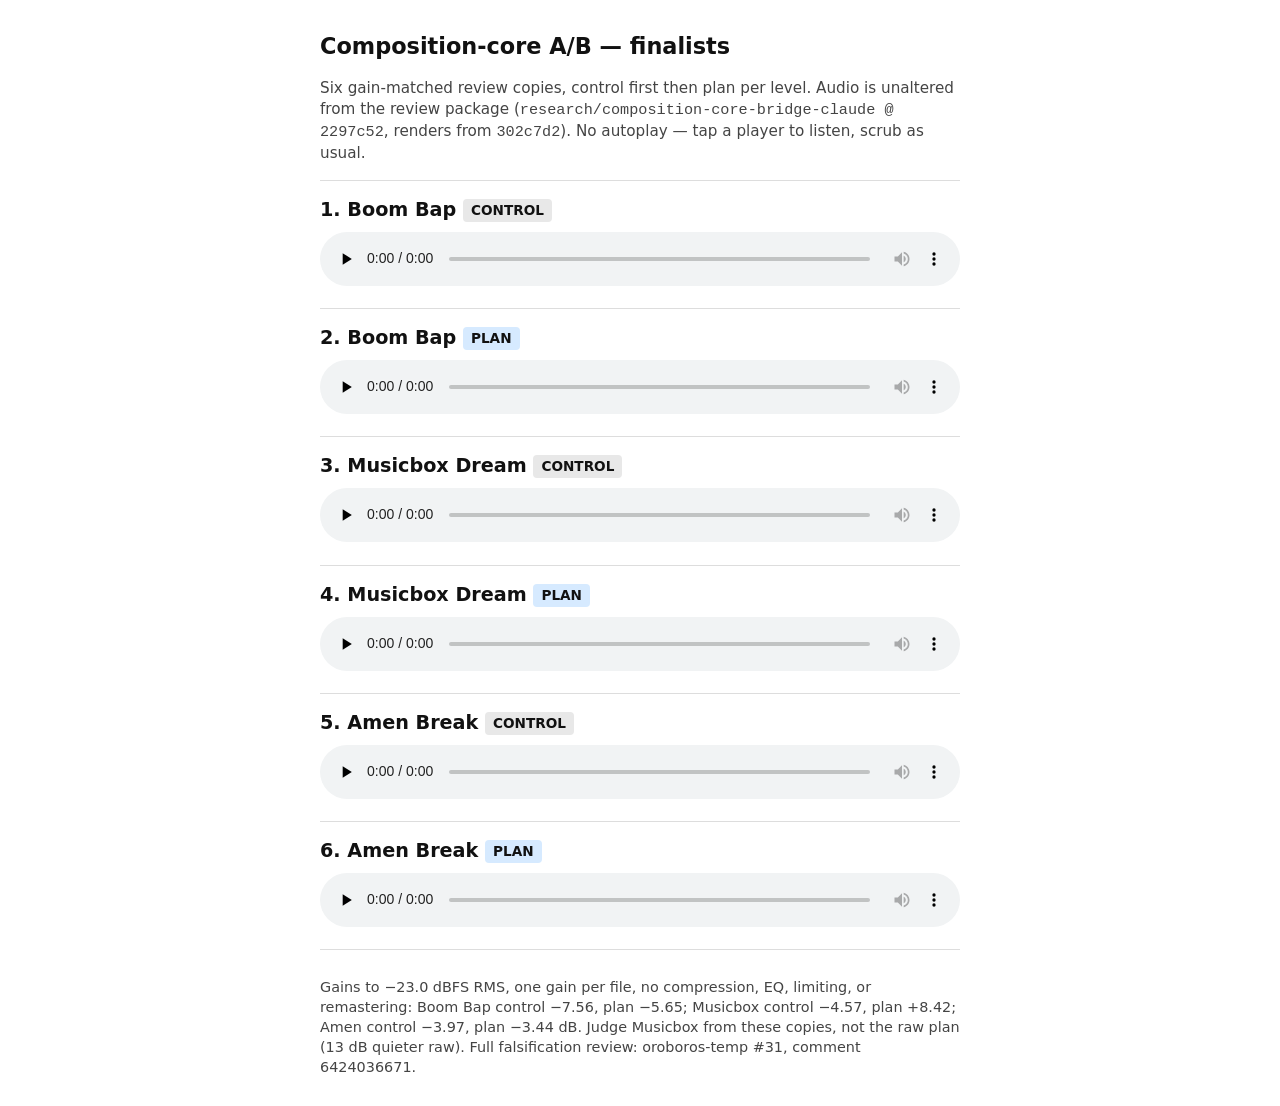
<file: core-ab/index.html>
<!DOCTYPE html>
<html lang="en">
<head>
<meta charset="utf-8">
<meta name="viewport" content="width=device-width, initial-scale=1">
<title>Composition-core A/B — finalists</title>
<style>
  body { font-family: system-ui, -apple-system, sans-serif; margin: 0 auto; max-width: 640px; padding: 16px; line-height: 1.4; color: #111; background: #fff; }
  h1 { font-size: 1.4rem; margin-bottom: 4px; }
  p.note { color: #444; font-size: 0.95rem; }
  section { border-top: 1px solid #ddd; padding: 16px 0; }
  h2 { font-size: 1.2rem; margin: 0 0 8px; }
  h2 .tag { display: inline-block; padding: 2px 8px; border-radius: 4px; font-size: 0.85rem; vertical-align: middle; }
  h2 .control { background: #e8e8e8; }
  h2 .plan { background: #d6eaff; }
  audio { width: 100%; }
  footer { color: #444; font-size: 0.9rem; border-top: 1px solid #ddd; padding-top: 12px; }
</style>
</head>
<body>
<h1>Composition-core A/B — finalists</h1>
<p class="note">Six gain-matched review copies, control first then plan per level.
Audio is unaltered from the review package (<code>research/composition-core-bridge-claude @ 2297c52</code>, renders from <code>302c7d2</code>).
No autoplay — tap a player to listen, scrub as usual.</p>

<section>
<h2>1. Boom Bap <span class="tag control">CONTROL</span></h2>
<audio controls preload="none" src="REVIEW-COPY-boom-bap-control-gain-7.56dB.wav"></audio>
</section>

<section>
<h2>2. Boom Bap <span class="tag plan">PLAN</span></h2>
<audio controls preload="none" src="REVIEW-COPY-boom-bap-plan-gain-5.65dB.wav"></audio>
</section>

<section>
<h2>3. Musicbox Dream <span class="tag control">CONTROL</span></h2>
<audio controls preload="none" src="REVIEW-COPY-musicbox-dream-control-gain-4.57dB.wav"></audio>
</section>

<section>
<h2>4. Musicbox Dream <span class="tag plan">PLAN</span></h2>
<audio controls preload="none" src="REVIEW-COPY-musicbox-dream-plan-gain+8.42dB.wav"></audio>
</section>

<section>
<h2>5. Amen Break <span class="tag control">CONTROL</span></h2>
<audio controls preload="none" src="REVIEW-COPY-amen-break-control-gain-3.97dB.wav"></audio>
</section>

<section>
<h2>6. Amen Break <span class="tag plan">PLAN</span></h2>
<audio controls preload="none" src="REVIEW-COPY-amen-break-plan-gain-3.44dB.wav"></audio>
</section>

<footer>
<p>Gains to −23.0 dBFS RMS, one gain per file, no compression, EQ, limiting, or remastering:
Boom Bap control −7.56, plan −5.65; Musicbox control −4.57, plan +8.42;
Amen control −3.97, plan −3.44 dB. Judge Musicbox from these copies, not the raw plan (13 dB quieter raw).
Full falsification review: oroboros-temp #31, comment 6424036671.</p>
</footer>
</body>
</html>
</file>
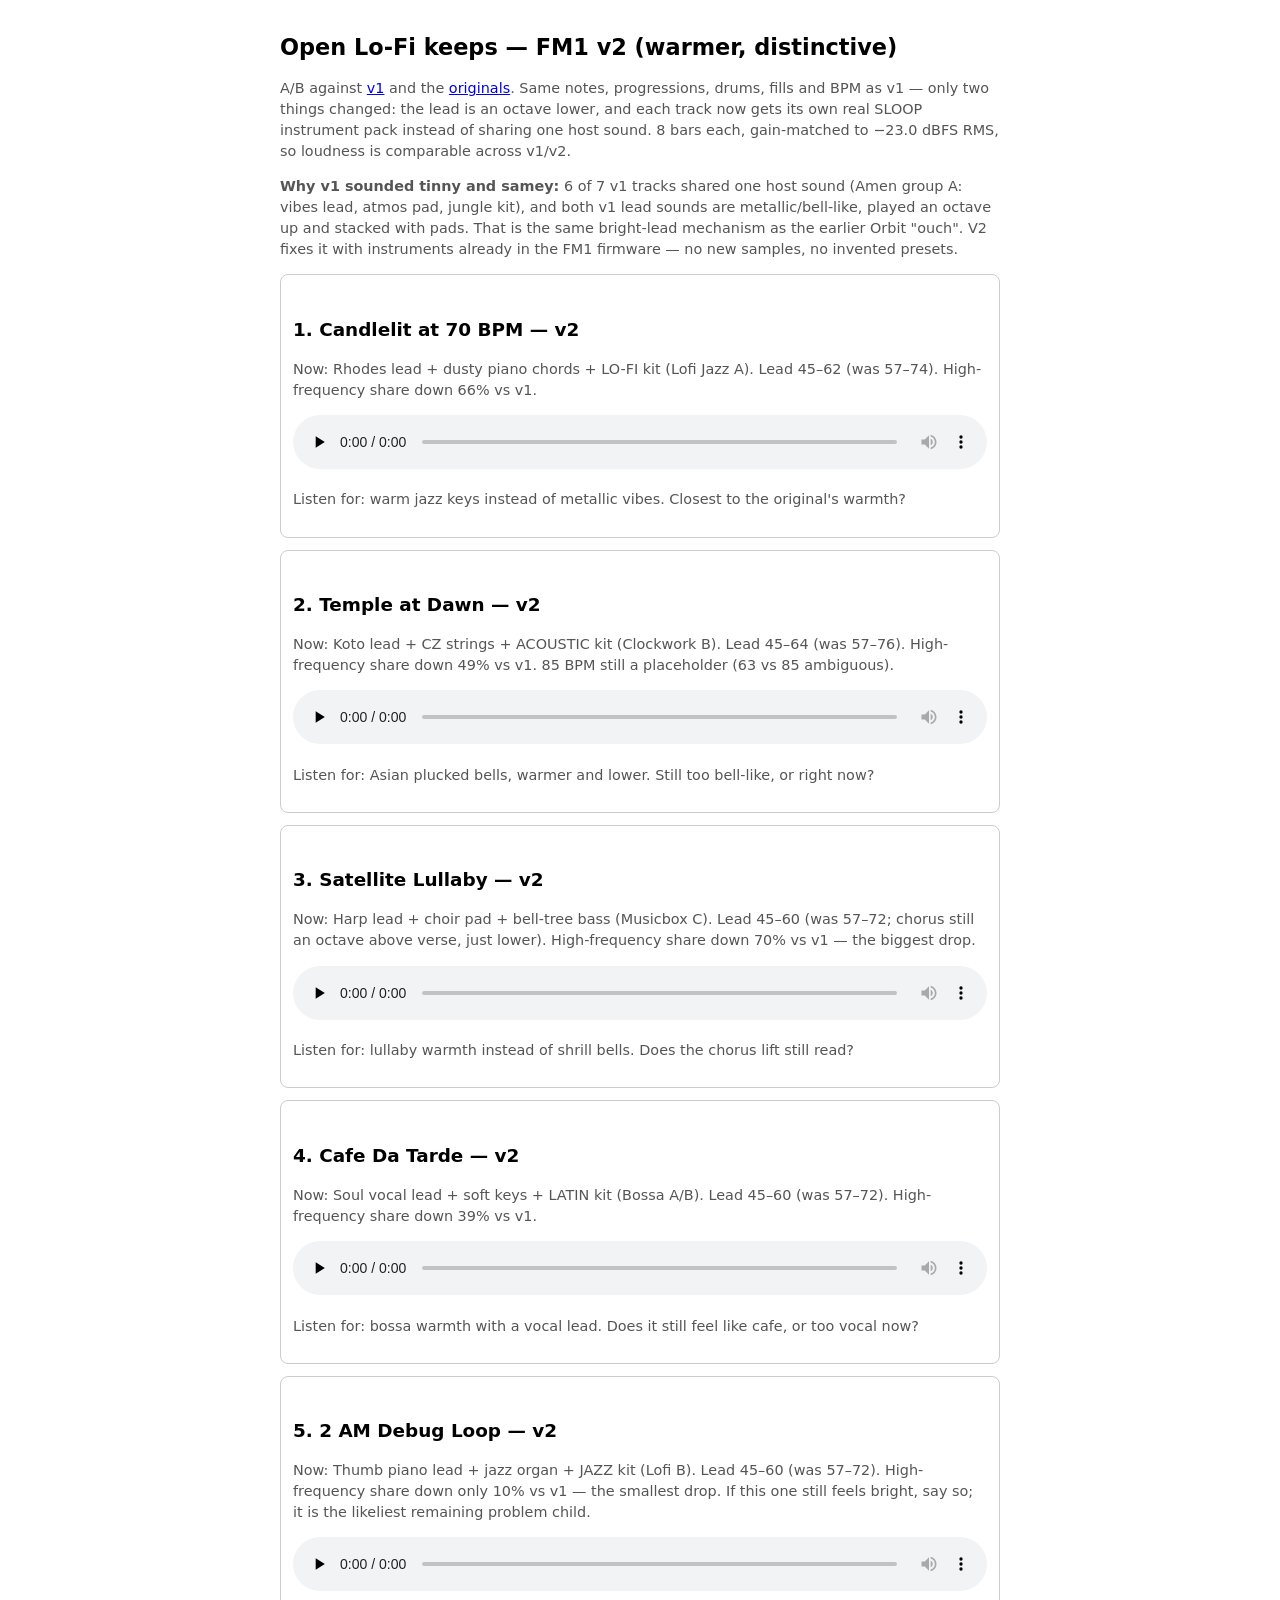
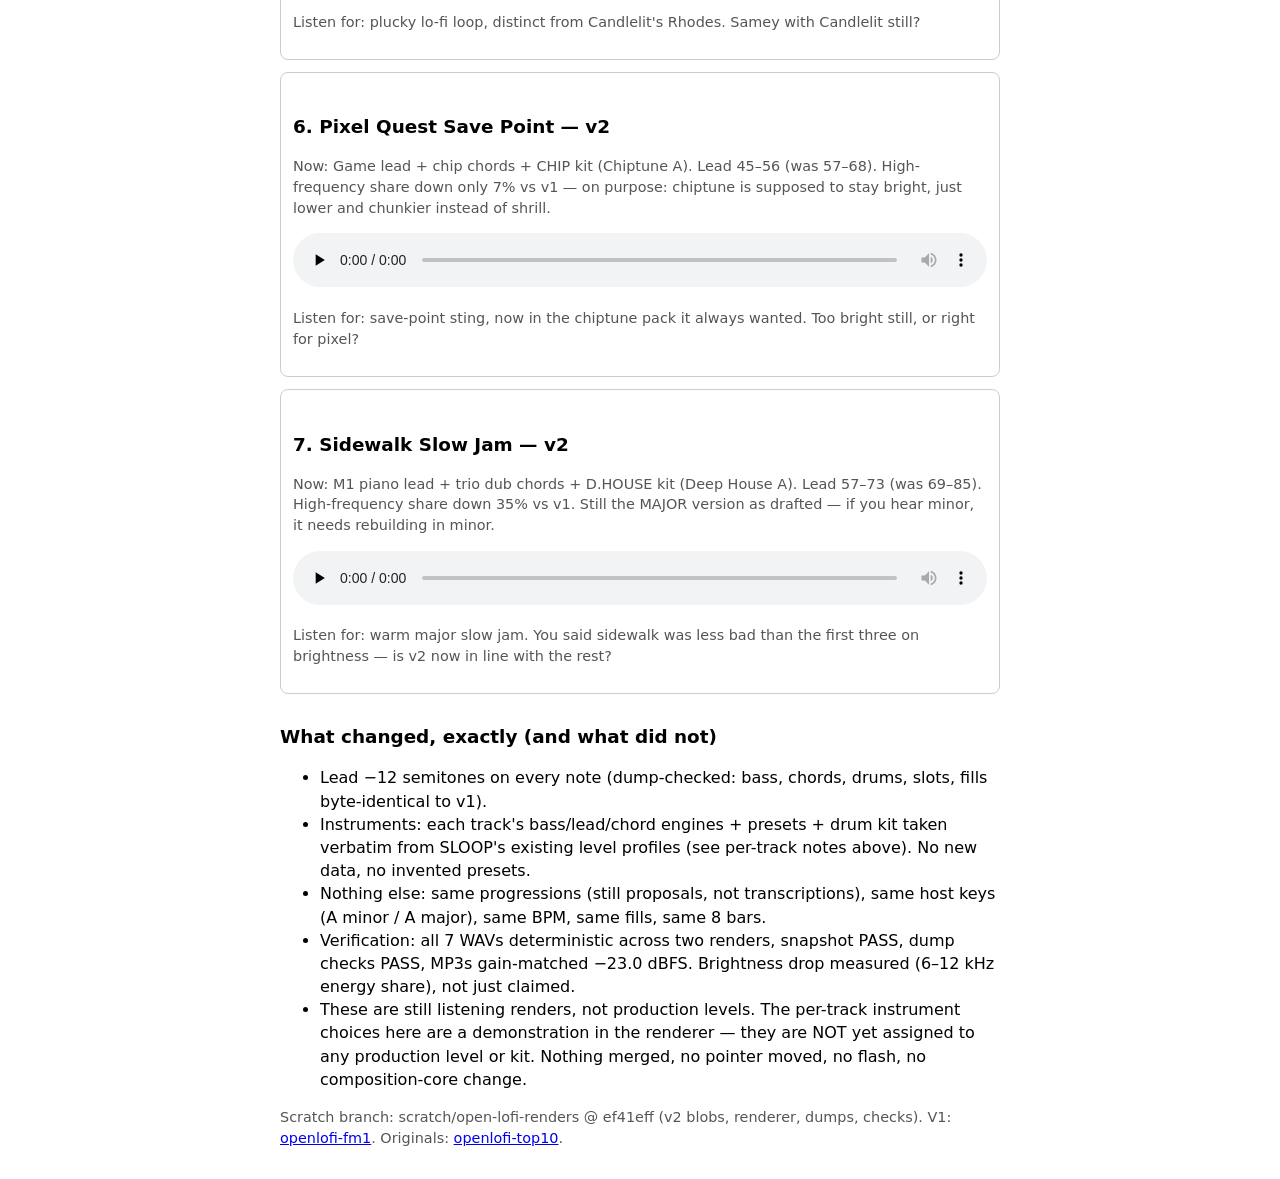
<file: openlofi-fm1-v2/index.html>
<!DOCTYPE html>
<html lang="en">
<head>
<meta charset="utf-8">
<meta name="viewport" content="width=device-width, initial-scale=1">
<title>Open Lo-Fi keeps — FM1 v2 (warmer, distinctive)</title>
<style>
body { font-family: system-ui, sans-serif; max-width: 720px; margin: 0 auto; padding: 16px; line-height: 1.45; }
h1 { font-size: 1.4em; } h2 { font-size: 1.15em; margin-top: 1.6em; }
.clip { border: 1px solid #ccc; border-radius: 8px; padding: 12px; margin: 12px 0; }
.clip audio { width: 100%; }
.small { color: #555; font-size: 0.9em; }
</style>
</head>
<body>
<h1>Open Lo-Fi keeps — FM1 v2 (warmer, distinctive)</h1>
<p class="small">A/B against <a href="../openlofi-fm1/">v1</a> and the
<a href="../openlofi-top10/">originals</a>. Same notes, progressions,
drums, fills and BPM as v1 — only two things changed: the lead is an
octave lower, and each track now gets its own real SLOOP instrument
pack instead of sharing one host sound. 8 bars each, gain-matched to
−23.0 dBFS RMS, so loudness is comparable across v1/v2.</p>
<p class="small"><b>Why v1 sounded tinny and samey:</b> 6 of 7 v1 tracks shared
one host sound (Amen group A: vibes lead, atmos pad, jungle kit), and
both v1 lead sounds are metallic/bell-like, played an octave up and
stacked with pads. That is the same bright-lead mechanism as the
earlier Orbit "ouch". V2 fixes it with instruments already in the FM1
firmware — no new samples, no invented presets.</p>

<div class="clip">
<h2>1. Candlelit at 70 BPM — v2</h2>
<p class="small">Now: Rhodes lead + dusty piano chords + LO-FI kit (Lofi Jazz A).
Lead 45–62 (was 57–74). High-frequency share down 66% vs v1.</p>
<audio controls preload="none" src="candlelit.mp3"></audio>
<p class="small">Listen for: warm jazz keys instead of metallic vibes. Closest to the original's warmth?</p>
</div>

<div class="clip">
<h2>2. Temple at Dawn — v2</h2>
<p class="small">Now: Koto lead + CZ strings + ACOUSTIC kit (Clockwork B).
Lead 45–64 (was 57–76). High-frequency share down 49% vs v1.
85 BPM still a placeholder (63 vs 85 ambiguous).</p>
<audio controls preload="none" src="temple.mp3"></audio>
<p class="small">Listen for: Asian plucked bells, warmer and lower. Still too bell-like, or right now?</p>
</div>

<div class="clip">
<h2>3. Satellite Lullaby — v2</h2>
<p class="small">Now: Harp lead + choir pad + bell-tree bass (Musicbox C).
Lead 45–60 (was 57–72; chorus still an octave above verse, just lower).
High-frequency share down 70% vs v1 — the biggest drop.</p>
<audio controls preload="none" src="satellite.mp3"></audio>
<p class="small">Listen for: lullaby warmth instead of shrill bells. Does the chorus lift still read?</p>
</div>

<div class="clip">
<h2>4. Cafe Da Tarde — v2</h2>
<p class="small">Now: Soul vocal lead + soft keys + LATIN kit (Bossa A/B).
Lead 45–60 (was 57–72). High-frequency share down 39% vs v1.</p>
<audio controls preload="none" src="cafe.mp3"></audio>
<p class="small">Listen for: bossa warmth with a vocal lead. Does it still feel like cafe, or too vocal now?</p>
</div>

<div class="clip">
<h2>5. 2 AM Debug Loop — v2</h2>
<p class="small">Now: Thumb piano lead + jazz organ + JAZZ kit (Lofi B).
Lead 45–60 (was 57–72). High-frequency share down only 10% vs v1 —
the smallest drop. If this one still feels bright, say so; it is the
likeliest remaining problem child.</p>
<audio controls preload="none" src="2am.mp3"></audio>
<p class="small">Listen for: plucky lo-fi loop, distinct from Candlelit's Rhodes. Samey with Candlelit still?</p>
</div>

<div class="clip">
<h2>6. Pixel Quest Save Point — v2</h2>
<p class="small">Now: Game lead + chip chords + CHIP kit (Chiptune A).
Lead 45–56 (was 57–68). High-frequency share down only 7% vs v1 —
on purpose: chiptune is supposed to stay bright, just lower and
chunkier instead of shrill.</p>
<audio controls preload="none" src="pixel.mp3"></audio>
<p class="small">Listen for: save-point sting, now in the chiptune pack it always wanted. Too bright still, or right for pixel?</p>
</div>

<div class="clip">
<h2>7. Sidewalk Slow Jam — v2</h2>
<p class="small">Now: M1 piano lead + trio dub chords + D.HOUSE kit (Deep House A).
Lead 57–73 (was 69–85). High-frequency share down 35% vs v1.
Still the MAJOR version as drafted — if you hear minor, it needs
rebuilding in minor.</p>
<audio controls preload="none" src="sidewalk.mp3"></audio>
<p class="small">Listen for: warm major slow jam. You said sidewalk was less bad than the first three on brightness — is v2 now in line with the rest?</p>
</div>

<h2>What changed, exactly (and what did not)</h2>
<ul>
<li>Lead −12 semitones on every note (dump-checked: bass, chords, drums, slots, fills byte-identical to v1).</li>
<li>Instruments: each track's bass/lead/chord engines + presets + drum kit taken verbatim from SLOOP's existing level profiles (see per-track notes above). No new data, no invented presets.</li>
<li>Nothing else: same progressions (still proposals, not transcriptions), same host keys (A minor / A major), same BPM, same fills, same 8 bars.</li>
<li>Verification: all 7 WAVs deterministic across two renders, snapshot PASS, dump checks PASS, MP3s gain-matched −23.0 dBFS. Brightness drop measured (6–12 kHz energy share), not just claimed.</li>
<li>These are still listening renders, not production levels. The per-track instrument choices here are a demonstration in the renderer — they are NOT yet assigned to any production level or kit. Nothing merged, no pointer moved, no flash, no composition-core change.</li>
</ul>
<p class="small">Scratch branch: scratch/open-lofi-renders @ ef41eff (v2 blobs, renderer, dumps, checks).
V1: <a href="../openlofi-fm1/">openlofi-fm1</a>. Originals: <a href="../openlofi-top10/">openlofi-top10</a>.</p>
</body>
</html>
</file>
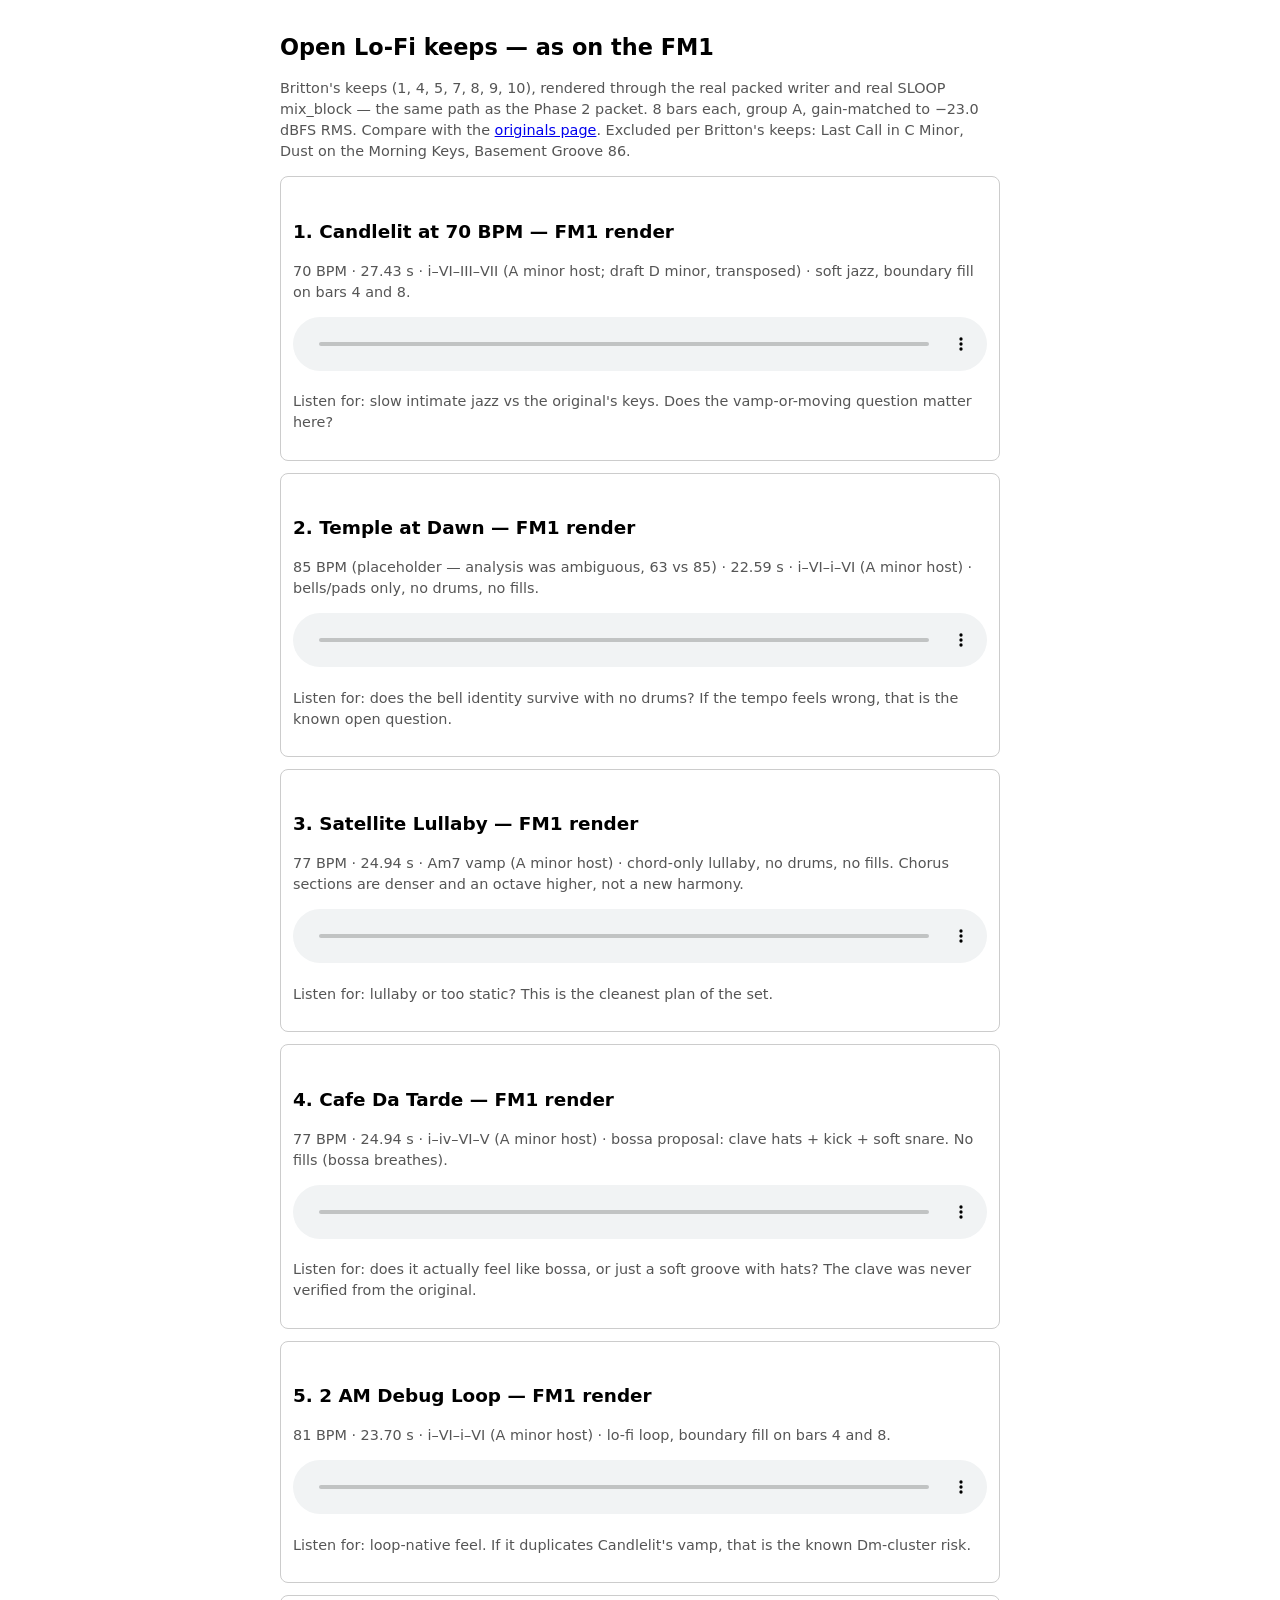
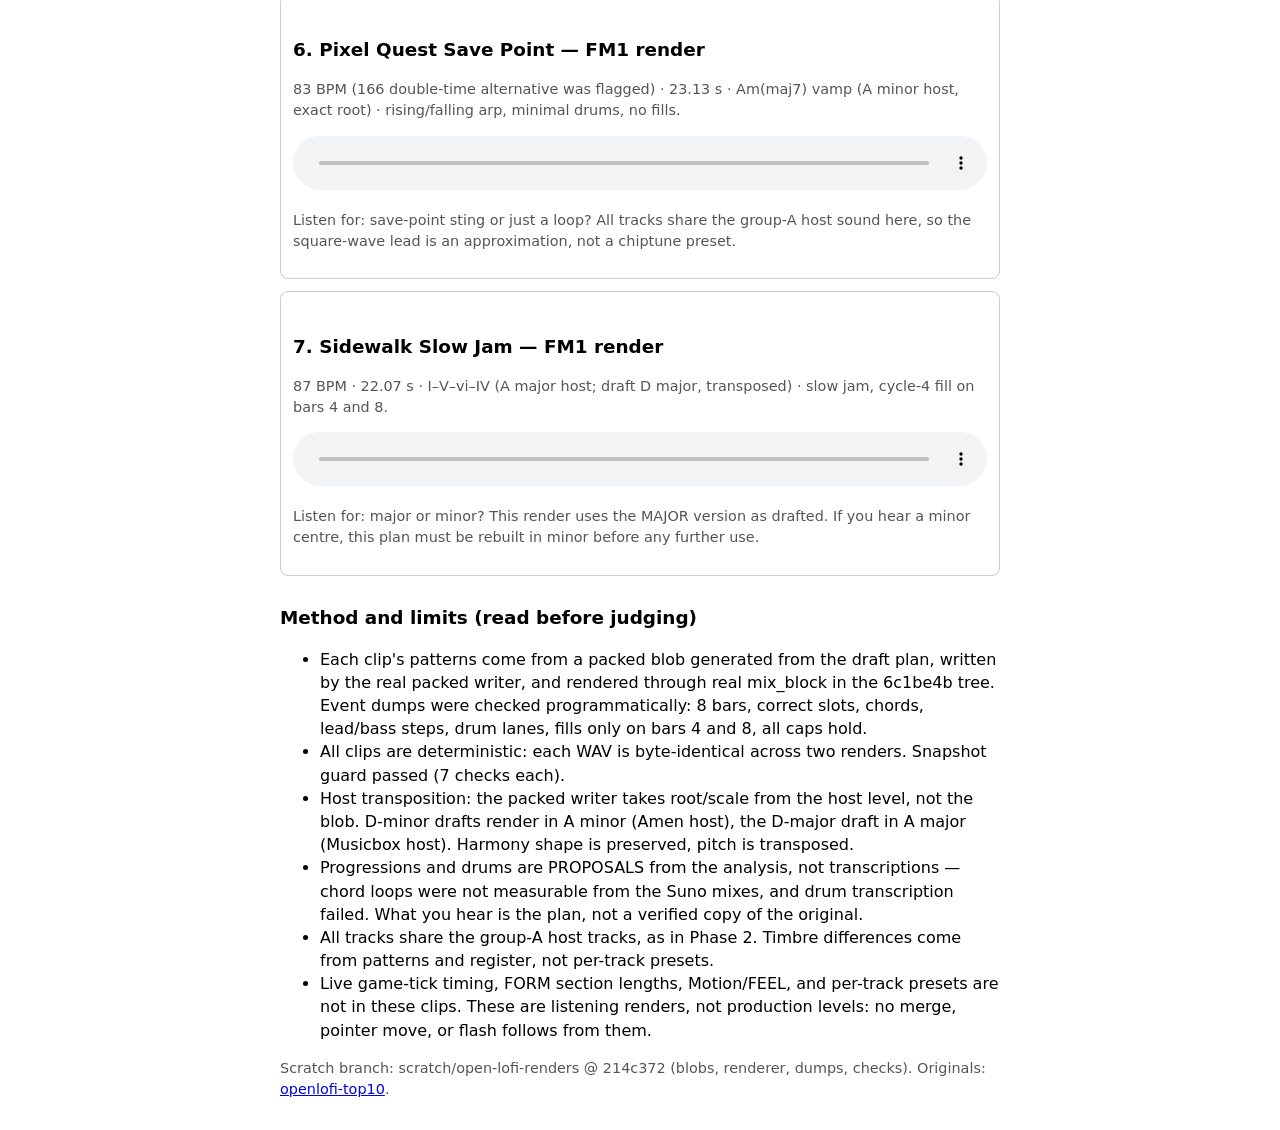
<file: openlofi-fm1/index.html>
<!DOCTYPE html>
<html lang="en">
<head>
<meta charset="utf-8">
<meta name="viewport" content="width=device-width, initial-scale=1">
<title>Open Lo-Fi keeps — as on the FM1</title>
<style>
body { font-family: system-ui, sans-serif; max-width: 720px; margin: 0 auto; padding: 16px; line-height: 1.45; }
h1 { font-size: 1.4em; } h2 { font-size: 1.15em; margin-top: 1.6em; }
.clip { border: 1px solid #ccc; border-radius: 8px; padding: 12px; margin: 12px 0; }
.clip audio { width: 100%; }
.small { color: #555; font-size: 0.9em; }
</style>
</head>
<body>
<h1>Open Lo-Fi keeps — as on the FM1</h1>
<p class="small">Britton's keeps (1, 4, 5, 7, 8, 9, 10), rendered through the real packed
writer and real SLOOP mix_block — the same path as the Phase 2 packet.
8 bars each, group A, gain-matched to −23.0 dBFS RMS. Compare with the
<a href="../openlofi-top10/">originals page</a>.
Excluded per Britton's keeps: Last Call in C Minor, Dust on the Morning Keys,
Basement Groove 86.</p>

<div class="clip">
<h2>1. Candlelit at 70 BPM — FM1 render</h2>
<p class="small">70 BPM · 27.43 s · i–VI–III–VII (A minor host; draft D minor, transposed) ·
soft jazz, boundary fill on bars 4 and 8.</p>
<audio controls preload="none" src="candlelit.mp3"></audio>
<p class="small">Listen for: slow intimate jazz vs the original's keys. Does the vamp-or-moving question matter here?</p>
</div>

<div class="clip">
<h2>2. Temple at Dawn — FM1 render</h2>
<p class="small">85 BPM (placeholder — analysis was ambiguous, 63 vs 85) · 22.59 s ·
i–VI–i–VI (A minor host) · bells/pads only, no drums, no fills.</p>
<audio controls preload="none" src="temple.mp3"></audio>
<p class="small">Listen for: does the bell identity survive with no drums? If the tempo feels wrong, that is the known open question.</p>
</div>

<div class="clip">
<h2>3. Satellite Lullaby — FM1 render</h2>
<p class="small">77 BPM · 24.94 s · Am7 vamp (A minor host) · chord-only lullaby, no drums, no fills.
Chorus sections are denser and an octave higher, not a new harmony.</p>
<audio controls preload="none" src="satellite.mp3"></audio>
<p class="small">Listen for: lullaby or too static? This is the cleanest plan of the set.</p>
</div>

<div class="clip">
<h2>4. Cafe Da Tarde — FM1 render</h2>
<p class="small">77 BPM · 24.94 s · i–iv–VI–V (A minor host) · bossa proposal:
clave hats + kick + soft snare. No fills (bossa breathes).</p>
<audio controls preload="none" src="cafe.mp3"></audio>
<p class="small">Listen for: does it actually feel like bossa, or just a soft groove with hats? The clave was never verified from the original.</p>
</div>

<div class="clip">
<h2>5. 2 AM Debug Loop — FM1 render</h2>
<p class="small">81 BPM · 23.70 s · i–VI–i–VI (A minor host) · lo-fi loop, boundary fill on bars 4 and 8.</p>
<audio controls preload="none" src="2am.mp3"></audio>
<p class="small">Listen for: loop-native feel. If it duplicates Candlelit's vamp, that is the known Dm-cluster risk.</p>
</div>

<div class="clip">
<h2>6. Pixel Quest Save Point — FM1 render</h2>
<p class="small">83 BPM (166 double-time alternative was flagged) · 23.13 s ·
Am(maj7) vamp (A minor host, exact root) · rising/falling arp, minimal drums, no fills.</p>
<audio controls preload="none" src="pixel.mp3"></audio>
<p class="small">Listen for: save-point sting or just a loop? All tracks share the group-A host sound here, so the square-wave lead is an approximation, not a chiptune preset.</p>
</div>

<div class="clip">
<h2>7. Sidewalk Slow Jam — FM1 render</h2>
<p class="small">87 BPM · 22.07 s · I–V–vi–IV (A major host; draft D major, transposed) ·
slow jam, cycle-4 fill on bars 4 and 8.</p>
<audio controls preload="none" src="sidewalk.mp3"></audio>
<p class="small">Listen for: major or minor? This render uses the MAJOR version as drafted.
If you hear a minor centre, this plan must be rebuilt in minor before any further use.</p>
</div>

<h2>Method and limits (read before judging)</h2>
<ul>
<li>Each clip's patterns come from a packed blob generated from the draft plan, written by the real packed writer, and rendered through real mix_block in the 6c1be4b tree. Event dumps were checked programmatically: 8 bars, correct slots, chords, lead/bass steps, drum lanes, fills only on bars 4 and 8, all caps hold.</li>
<li>All clips are deterministic: each WAV is byte-identical across two renders. Snapshot guard passed (7 checks each).</li>
<li>Host transposition: the packed writer takes root/scale from the host level, not the blob. D-minor drafts render in A minor (Amen host), the D-major draft in A major (Musicbox host). Harmony shape is preserved, pitch is transposed.</li>
<li>Progressions and drums are PROPOSALS from the analysis, not transcriptions — chord loops were not measurable from the Suno mixes, and drum transcription failed. What you hear is the plan, not a verified copy of the original.</li>
<li>All tracks share the group-A host tracks, as in Phase 2. Timbre differences come from patterns and register, not per-track presets.</li>
<li>Live game-tick timing, FORM section lengths, Motion/FEEL, and per-track presets are not in these clips. These are listening renders, not production levels: no merge, pointer move, or flash follows from them.</li>
</ul>
<p class="small">Scratch branch: scratch/open-lofi-renders @ 214c372 (blobs, renderer, dumps, checks).
Originals: <a href="../openlofi-top10/">openlofi-top10</a>.</p>
</body>
</html>
</file>
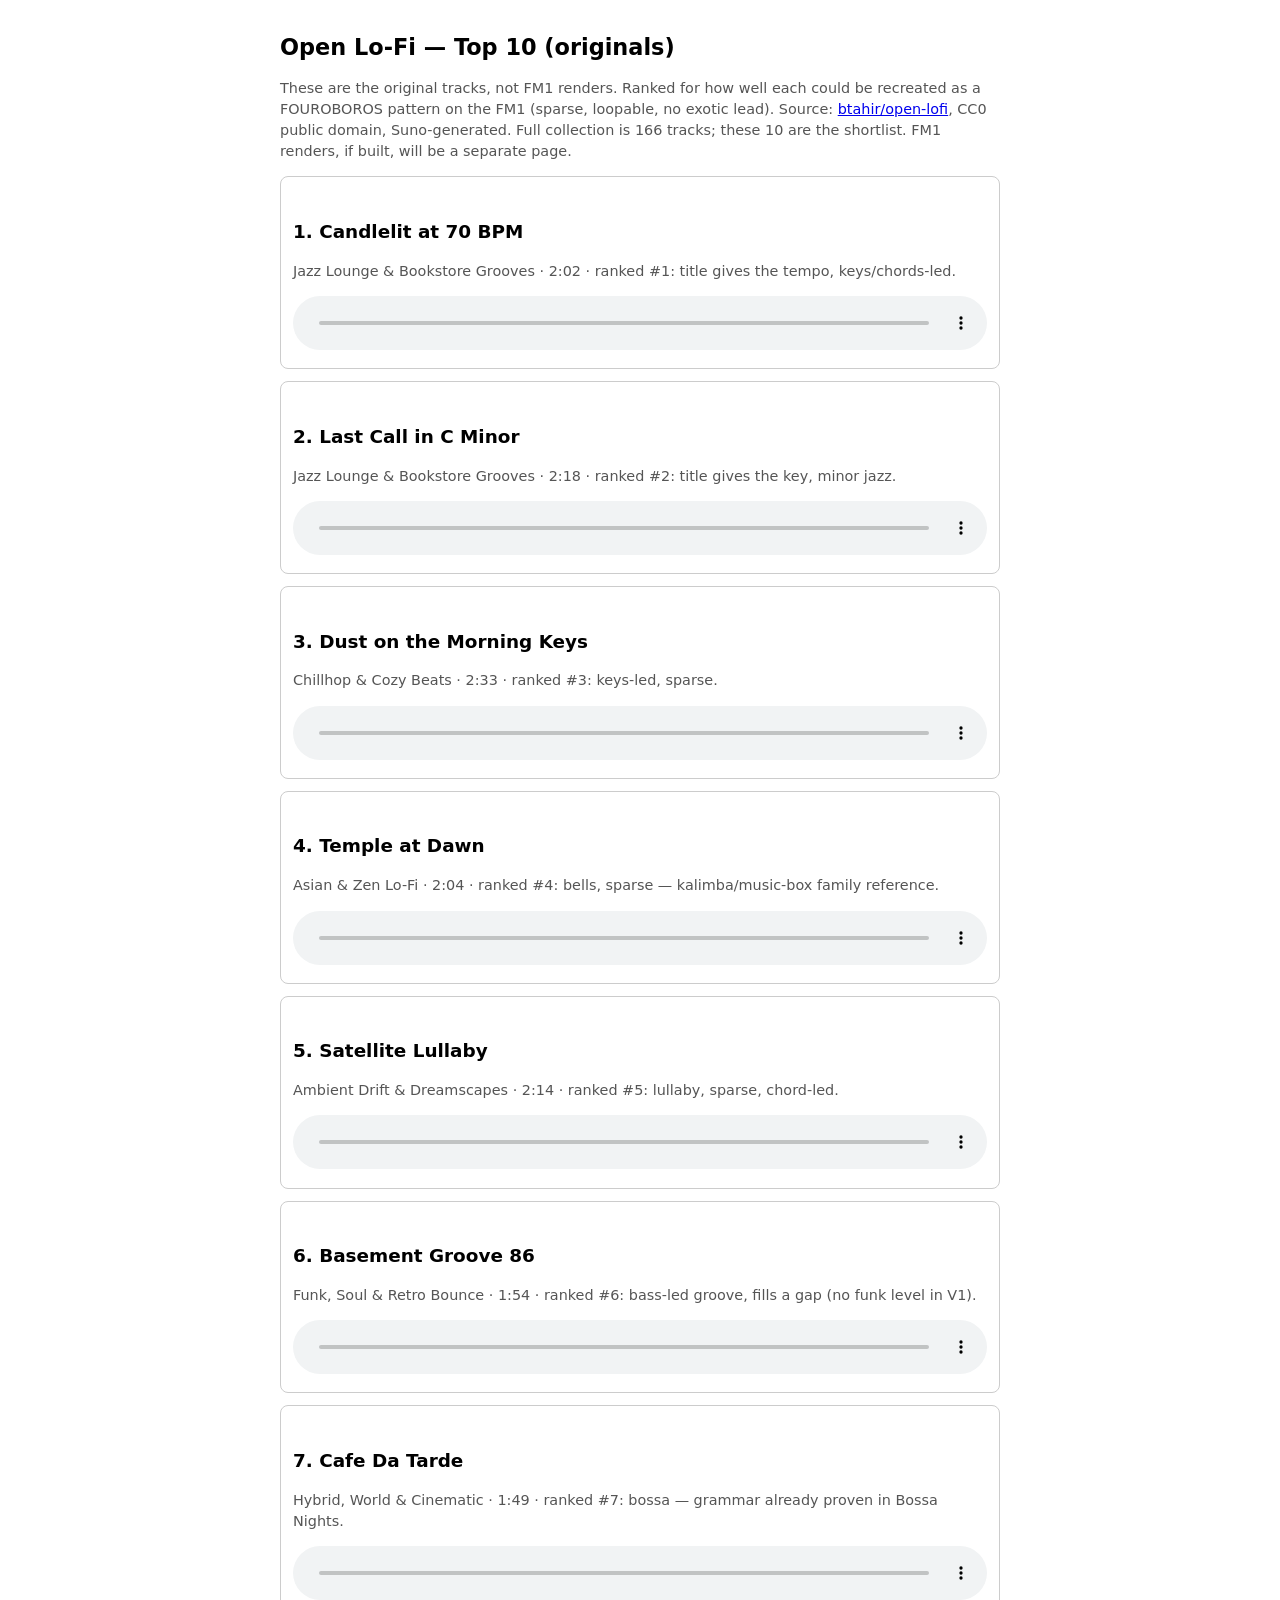
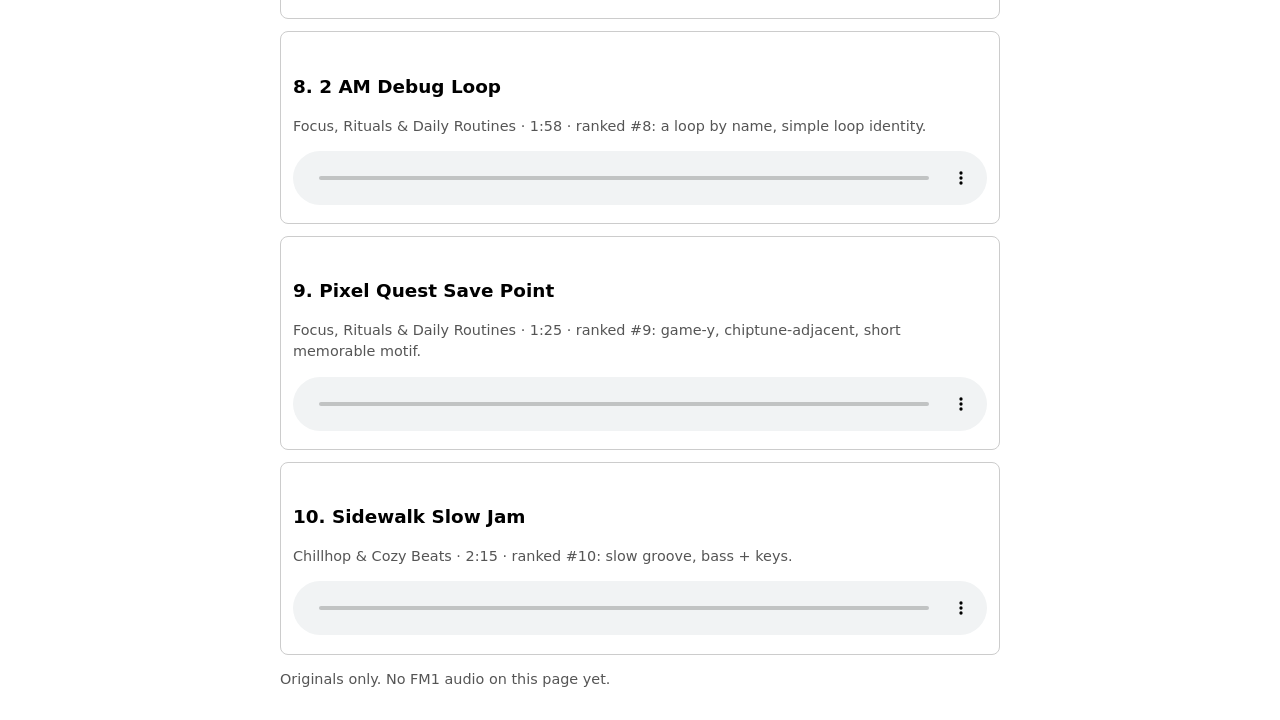
<file: openlofi-top10/index.html>
<!DOCTYPE html>
<html lang="en">
<head>
<meta charset="utf-8">
<meta name="viewport" content="width=device-width, initial-scale=1">
<title>Open Lo-Fi — Top 10 (originals)</title>
<style>
body { font-family: system-ui, sans-serif; max-width: 720px; margin: 0 auto; padding: 16px; line-height: 1.45; }
h1 { font-size: 1.4em; } h2 { font-size: 1.15em; margin-top: 1.6em; }
.clip { border: 1px solid #ccc; border-radius: 8px; padding: 12px; margin: 12px 0; }
.clip audio { width: 100%; }
.small { color: #555; font-size: 0.9em; }
</style>
</head>
<body>
<h1>Open Lo-Fi — Top 10 (originals)</h1>
<p class="small">These are the original tracks, not FM1 renders. Ranked for how well each could be
recreated as a FOUROBOROS pattern on the FM1 (sparse, loopable, no exotic lead).
Source: <a href="https://github.com/btahir/open-lofi">btahir/open-lofi</a>, CC0 public domain,
Suno-generated. Full collection is 166 tracks; these 10 are the shortlist.
FM1 renders, if built, will be a separate page.</p>

<div class="clip">
<h2>1. Candlelit at 70 BPM</h2>
<p class="small">Jazz Lounge &amp; Bookstore Grooves · 2:02 · ranked #1: title gives the tempo, keys/chords-led.</p>
<audio controls preload="none" src="candlelit-at-70-bpm.mp3"></audio>
</div>

<div class="clip">
<h2>2. Last Call in C Minor</h2>
<p class="small">Jazz Lounge &amp; Bookstore Grooves · 2:18 · ranked #2: title gives the key, minor jazz.</p>
<audio controls preload="none" src="last-call-in-c-minor.mp3"></audio>
</div>

<div class="clip">
<h2>3. Dust on the Morning Keys</h2>
<p class="small">Chillhop &amp; Cozy Beats · 2:33 · ranked #3: keys-led, sparse.</p>
<audio controls preload="none" src="dust-on-the-morning-keys.mp3"></audio>
</div>

<div class="clip">
<h2>4. Temple at Dawn</h2>
<p class="small">Asian &amp; Zen Lo-Fi · 2:04 · ranked #4: bells, sparse — kalimba/music-box family reference.</p>
<audio controls preload="none" src="temple-at-dawn.mp3"></audio>
</div>

<div class="clip">
<h2>5. Satellite Lullaby</h2>
<p class="small">Ambient Drift &amp; Dreamscapes · 2:14 · ranked #5: lullaby, sparse, chord-led.</p>
<audio controls preload="none" src="satellite-lullaby.mp3"></audio>
</div>

<div class="clip">
<h2>6. Basement Groove 86</h2>
<p class="small">Funk, Soul &amp; Retro Bounce · 1:54 · ranked #6: bass-led groove, fills a gap (no funk level in V1).</p>
<audio controls preload="none" src="basement-groove-86.mp3"></audio>
</div>

<div class="clip">
<h2>7. Cafe Da Tarde</h2>
<p class="small">Hybrid, World &amp; Cinematic · 1:49 · ranked #7: bossa — grammar already proven in Bossa Nights.</p>
<audio controls preload="none" src="cafe-da-tarde.mp3"></audio>
</div>

<div class="clip">
<h2>8. 2 AM Debug Loop</h2>
<p class="small">Focus, Rituals &amp; Daily Routines · 1:58 · ranked #8: a loop by name, simple loop identity.</p>
<audio controls preload="none" src="2-am-debug-loop.mp3"></audio>
</div>

<div class="clip">
<h2>9. Pixel Quest Save Point</h2>
<p class="small">Focus, Rituals &amp; Daily Routines · 1:25 · ranked #9: game-y, chiptune-adjacent, short memorable motif.</p>
<audio controls preload="none" src="pixel-quest-save-point.mp3"></audio>
</div>

<div class="clip">
<h2>10. Sidewalk Slow Jam</h2>
<p class="small">Chillhop &amp; Cozy Beats · 2:15 · ranked #10: slow groove, bass + keys.</p>
<audio controls preload="none" src="sidewalk-slow-jam.mp3"></audio>
</div>

<p class="small">Originals only. No FM1 audio on this page yet.</p>
</body>
</html>
</file>
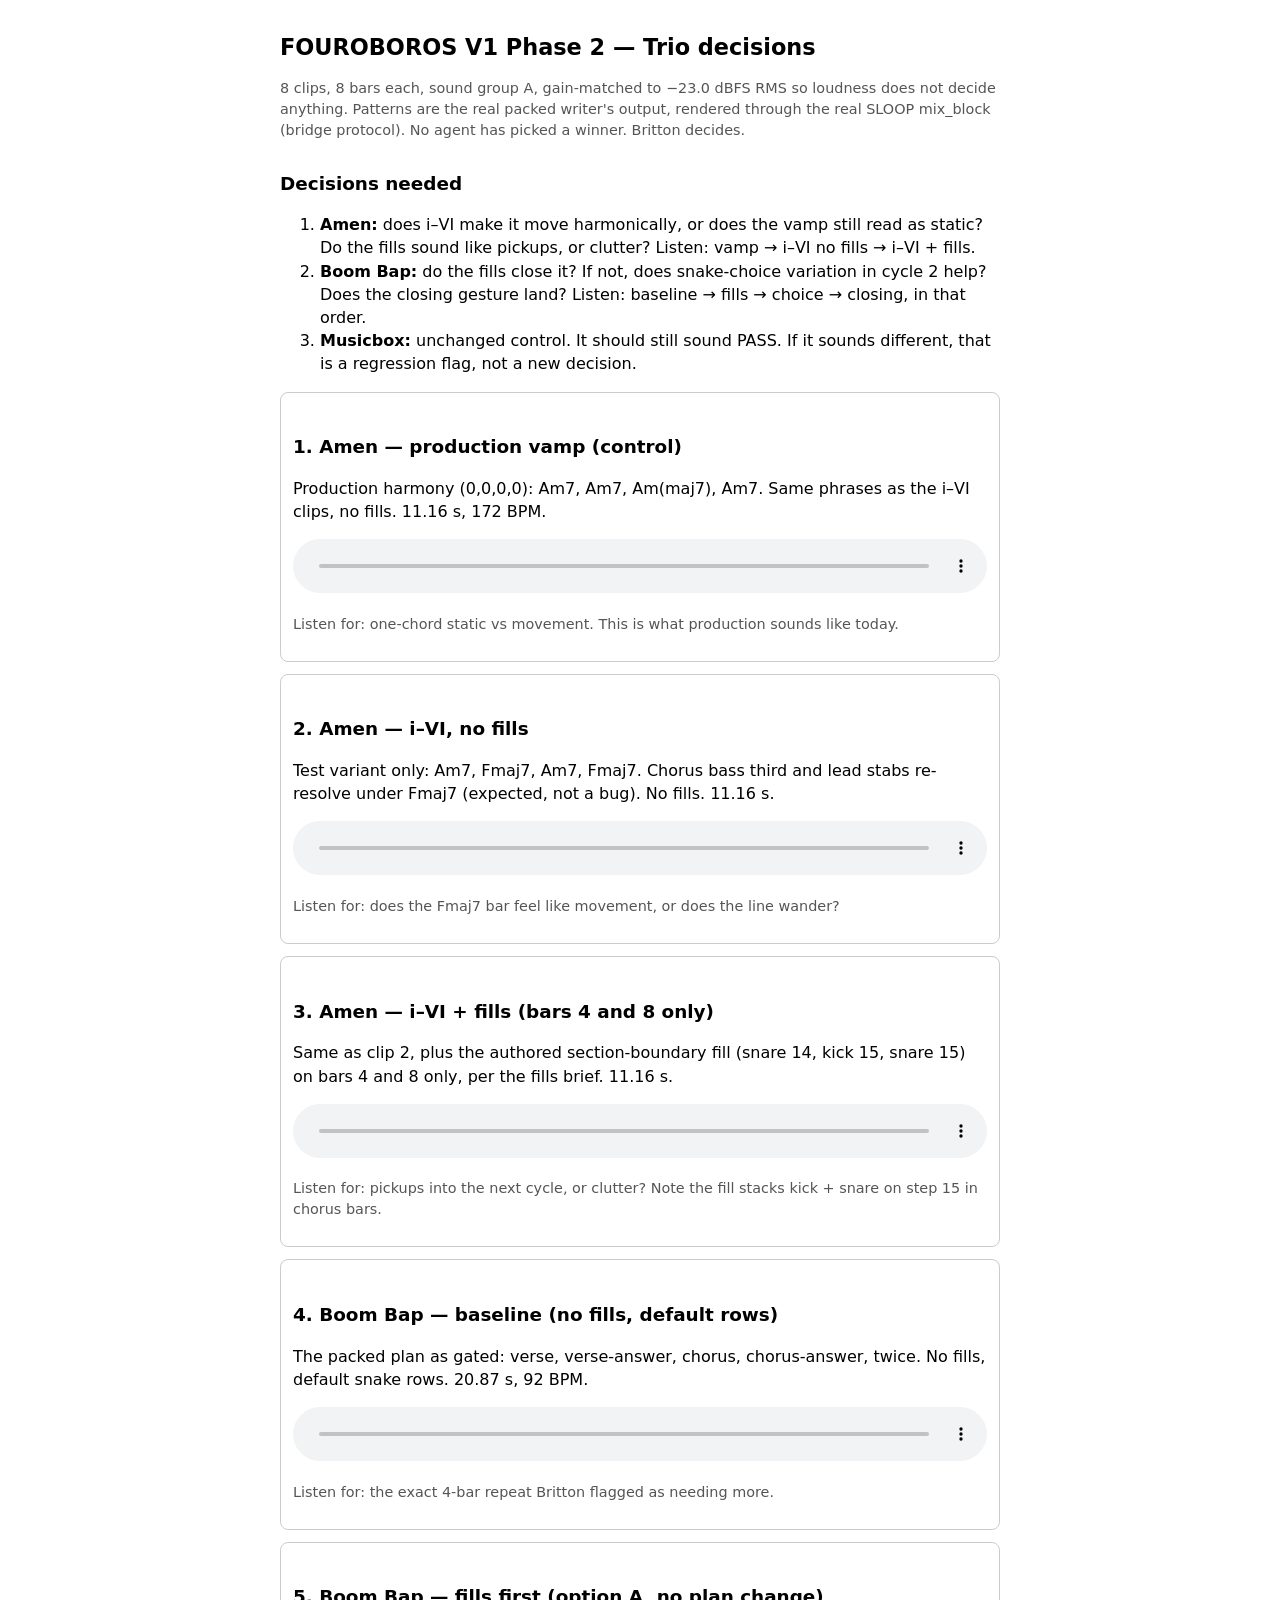
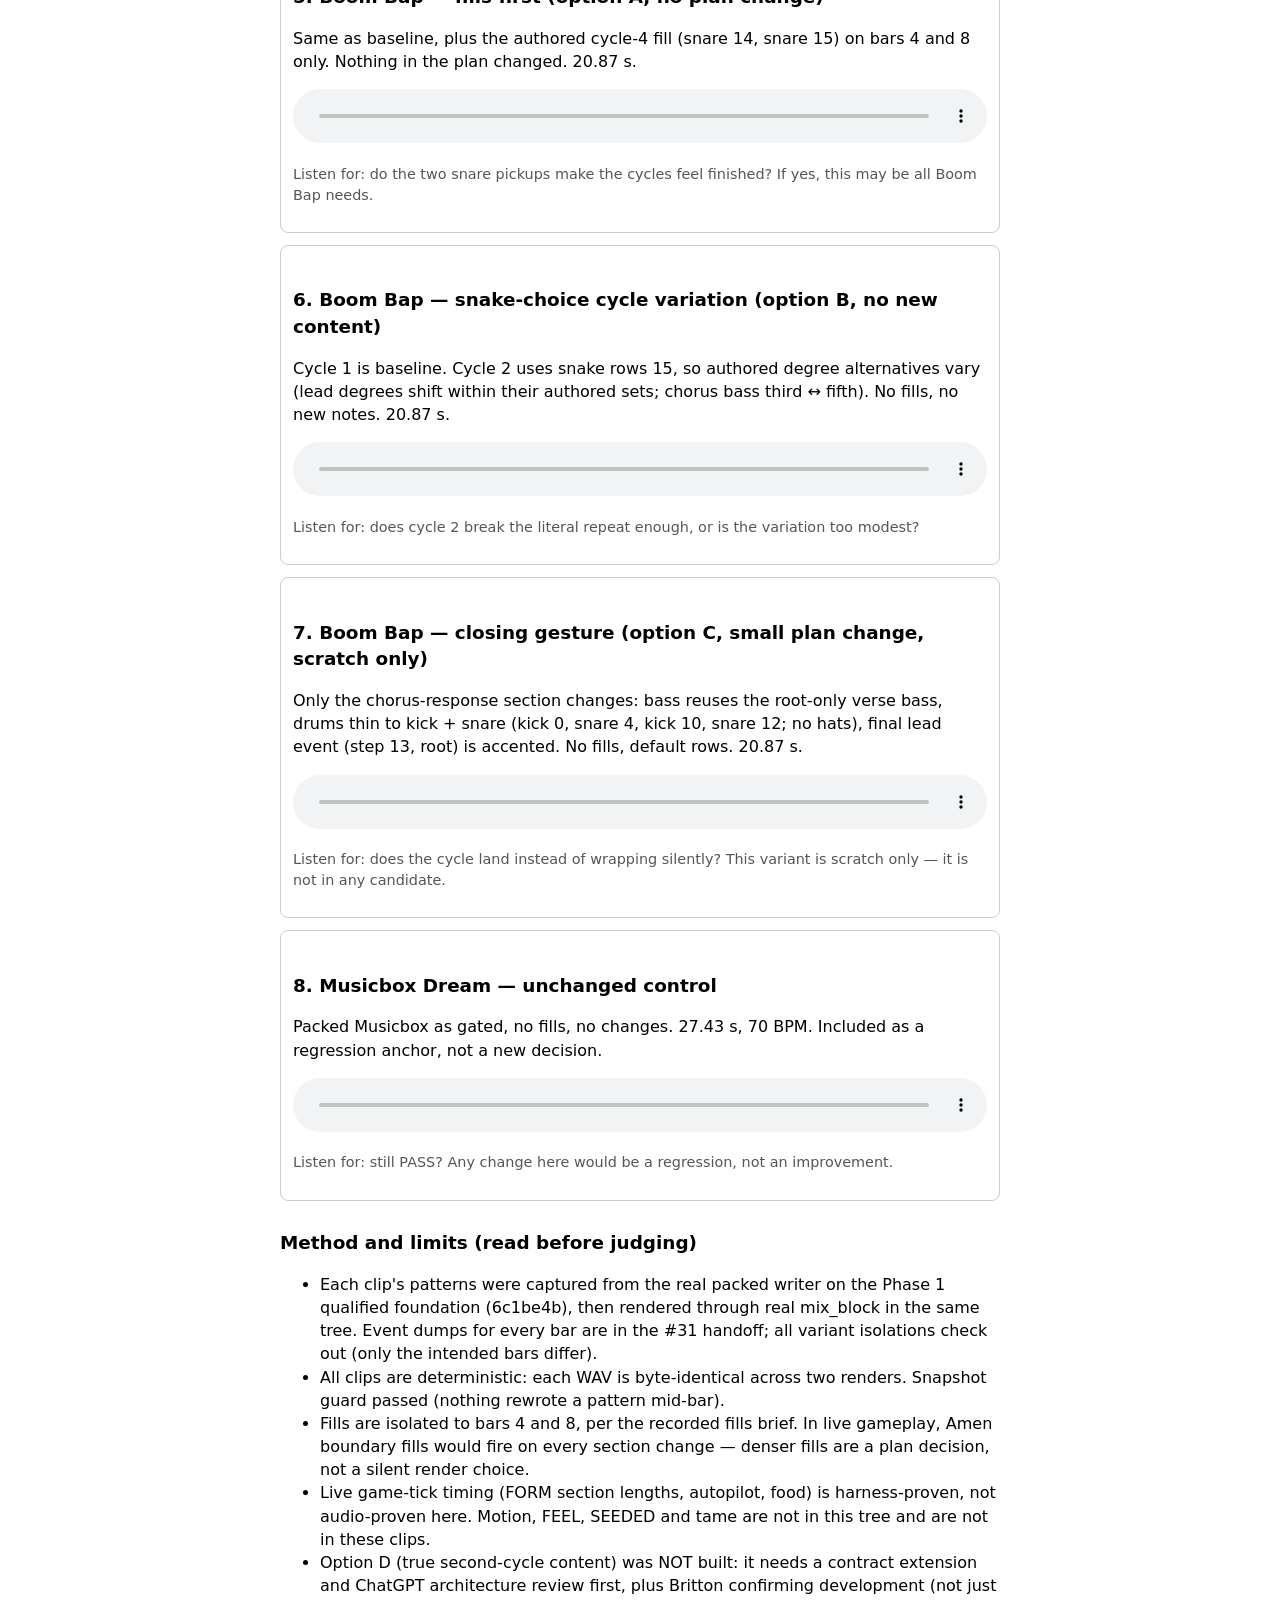
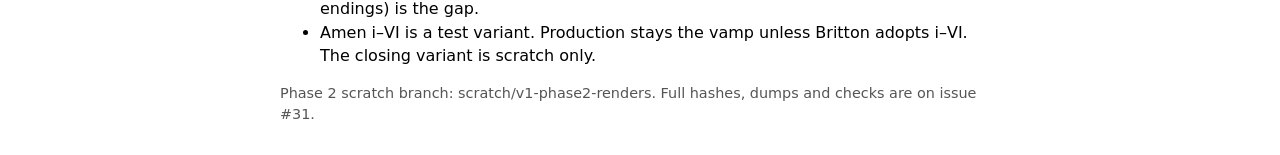
<file: phase2/index.html>
<!DOCTYPE html>
<html lang="en">
<head>
<meta charset="utf-8">
<meta name="viewport" content="width=device-width, initial-scale=1">
<title>FOUROBOROS V1 Phase 2 — Trio decisions</title>
<style>
body { font-family: system-ui, sans-serif; max-width: 720px; margin: 0 auto; padding: 16px; line-height: 1.45; }
h1 { font-size: 1.4em; } h2 { font-size: 1.15em; margin-top: 1.6em; }
.clip { border: 1px solid #ccc; border-radius: 8px; padding: 12px; margin: 12px 0; }
.clip audio { width: 100%; }
.small { color: #555; font-size: 0.9em; }
</style>
</head>
<body>
<h1>FOUROBOROS V1 Phase 2 — Trio decisions</h1>
<p class="small">8 clips, 8 bars each, sound group A, gain-matched to −23.0 dBFS RMS so loudness does not decide anything.
Patterns are the real packed writer's output, rendered through the real SLOOP mix_block (bridge protocol).
No agent has picked a winner. Britton decides.</p>

<h2>Decisions needed</h2>
<ol>
<li><b>Amen:</b> does i–VI make it move harmonically, or does the vamp still read as static? Do the fills sound like pickups, or clutter?
  Listen: vamp → i–VI no fills → i–VI + fills.</li>
<li><b>Boom Bap:</b> do the fills close it? If not, does snake-choice variation in cycle 2 help? Does the closing gesture land?
  Listen: baseline → fills → choice → closing, in that order.</li>
<li><b>Musicbox:</b> unchanged control. It should still sound PASS. If it sounds different, that is a regression flag, not a new decision.</li>
</ol>

<div class="clip">
<h2>1. Amen — production vamp (control)</h2>
<p>Production harmony (0,0,0,0): Am7, Am7, Am(maj7), Am7. Same phrases as the i–VI clips, no fills. 11.16 s, 172 BPM.</p>
<audio controls preload="none" src="amen-vamp.mp3"></audio>
<p class="small">Listen for: one-chord static vs movement. This is what production sounds like today.</p>
</div>

<div class="clip">
<h2>2. Amen — i–VI, no fills</h2>
<p>Test variant only: Am7, Fmaj7, Am7, Fmaj7. Chorus bass third and lead stabs re-resolve under Fmaj7 (expected, not a bug). No fills. 11.16 s.</p>
<audio controls preload="none" src="amen-ivi-nofill.mp3"></audio>
<p class="small">Listen for: does the Fmaj7 bar feel like movement, or does the line wander?</p>
</div>

<div class="clip">
<h2>3. Amen — i–VI + fills (bars 4 and 8 only)</h2>
<p>Same as clip 2, plus the authored section-boundary fill (snare 14, kick 15, snare 15) on bars 4 and 8 only, per the fills brief. 11.16 s.</p>
<audio controls preload="none" src="amen-ivi-fills.mp3"></audio>
<p class="small">Listen for: pickups into the next cycle, or clutter? Note the fill stacks kick + snare on step 15 in chorus bars.</p>
</div>

<div class="clip">
<h2>4. Boom Bap — baseline (no fills, default rows)</h2>
<p>The packed plan as gated: verse, verse-answer, chorus, chorus-answer, twice. No fills, default snake rows. 20.87 s, 92 BPM.</p>
<audio controls preload="none" src="boombap-baseline.mp3"></audio>
<p class="small">Listen for: the exact 4-bar repeat Britton flagged as needing more.</p>
</div>

<div class="clip">
<h2>5. Boom Bap — fills first (option A, no plan change)</h2>
<p>Same as baseline, plus the authored cycle-4 fill (snare 14, snare 15) on bars 4 and 8 only. Nothing in the plan changed. 20.87 s.</p>
<audio controls preload="none" src="boombap-fills.mp3"></audio>
<p class="small">Listen for: do the two snare pickups make the cycles feel finished? If yes, this may be all Boom Bap needs.</p>
</div>

<div class="clip">
<h2>6. Boom Bap — snake-choice cycle variation (option B, no new content)</h2>
<p>Cycle 1 is baseline. Cycle 2 uses snake rows 15, so authored degree alternatives vary (lead degrees shift within their authored sets; chorus bass third ↔ fifth). No fills, no new notes. 20.87 s.</p>
<audio controls preload="none" src="boombap-choice.mp3"></audio>
<p class="small">Listen for: does cycle 2 break the literal repeat enough, or is the variation too modest?</p>
</div>

<div class="clip">
<h2>7. Boom Bap — closing gesture (option C, small plan change, scratch only)</h2>
<p>Only the chorus-response section changes: bass reuses the root-only verse bass, drums thin to kick + snare (kick 0, snare 4, kick 10, snare 12; no hats), final lead event (step 13, root) is accented. No fills, default rows. 20.87 s.</p>
<audio controls preload="none" src="boombap-closing.mp3"></audio>
<p class="small">Listen for: does the cycle land instead of wrapping silently? This variant is scratch only — it is not in any candidate.</p>
</div>

<div class="clip">
<h2>8. Musicbox Dream — unchanged control</h2>
<p>Packed Musicbox as gated, no fills, no changes. 27.43 s, 70 BPM. Included as a regression anchor, not a new decision.</p>
<audio controls preload="none" src="musicbox-control.mp3"></audio>
<p class="small">Listen for: still PASS? Any change here would be a regression, not an improvement.</p>
</div>

<h2>Method and limits (read before judging)</h2>
<ul>
<li>Each clip's patterns were captured from the real packed writer on the Phase 1 qualified foundation (6c1be4b), then rendered through real mix_block in the same tree. Event dumps for every bar are in the #31 handoff; all variant isolations check out (only the intended bars differ).</li>
<li>All clips are deterministic: each WAV is byte-identical across two renders. Snapshot guard passed (nothing rewrote a pattern mid-bar).</li>
<li>Fills are isolated to bars 4 and 8, per the recorded fills brief. In live gameplay, Amen boundary fills would fire on every section change — denser fills are a plan decision, not a silent render choice.</li>
<li>Live game-tick timing (FORM section lengths, autopilot, food) is harness-proven, not audio-proven here. Motion, FEEL, SEEDED and tame are not in this tree and are not in these clips.</li>
<li>Option D (true second-cycle content) was NOT built: it needs a contract extension and ChatGPT architecture review first, plus Britton confirming development (not just endings) is the gap.</li>
<li>Amen i–VI is a test variant. Production stays the vamp unless Britton adopts i–VI. The closing variant is scratch only.</li>
</ul>
<p class="small">Phase 2 scratch branch: scratch/v1-phase2-renders. Full hashes, dumps and checks are on issue #31.</p>
</body>
</html>
</file>
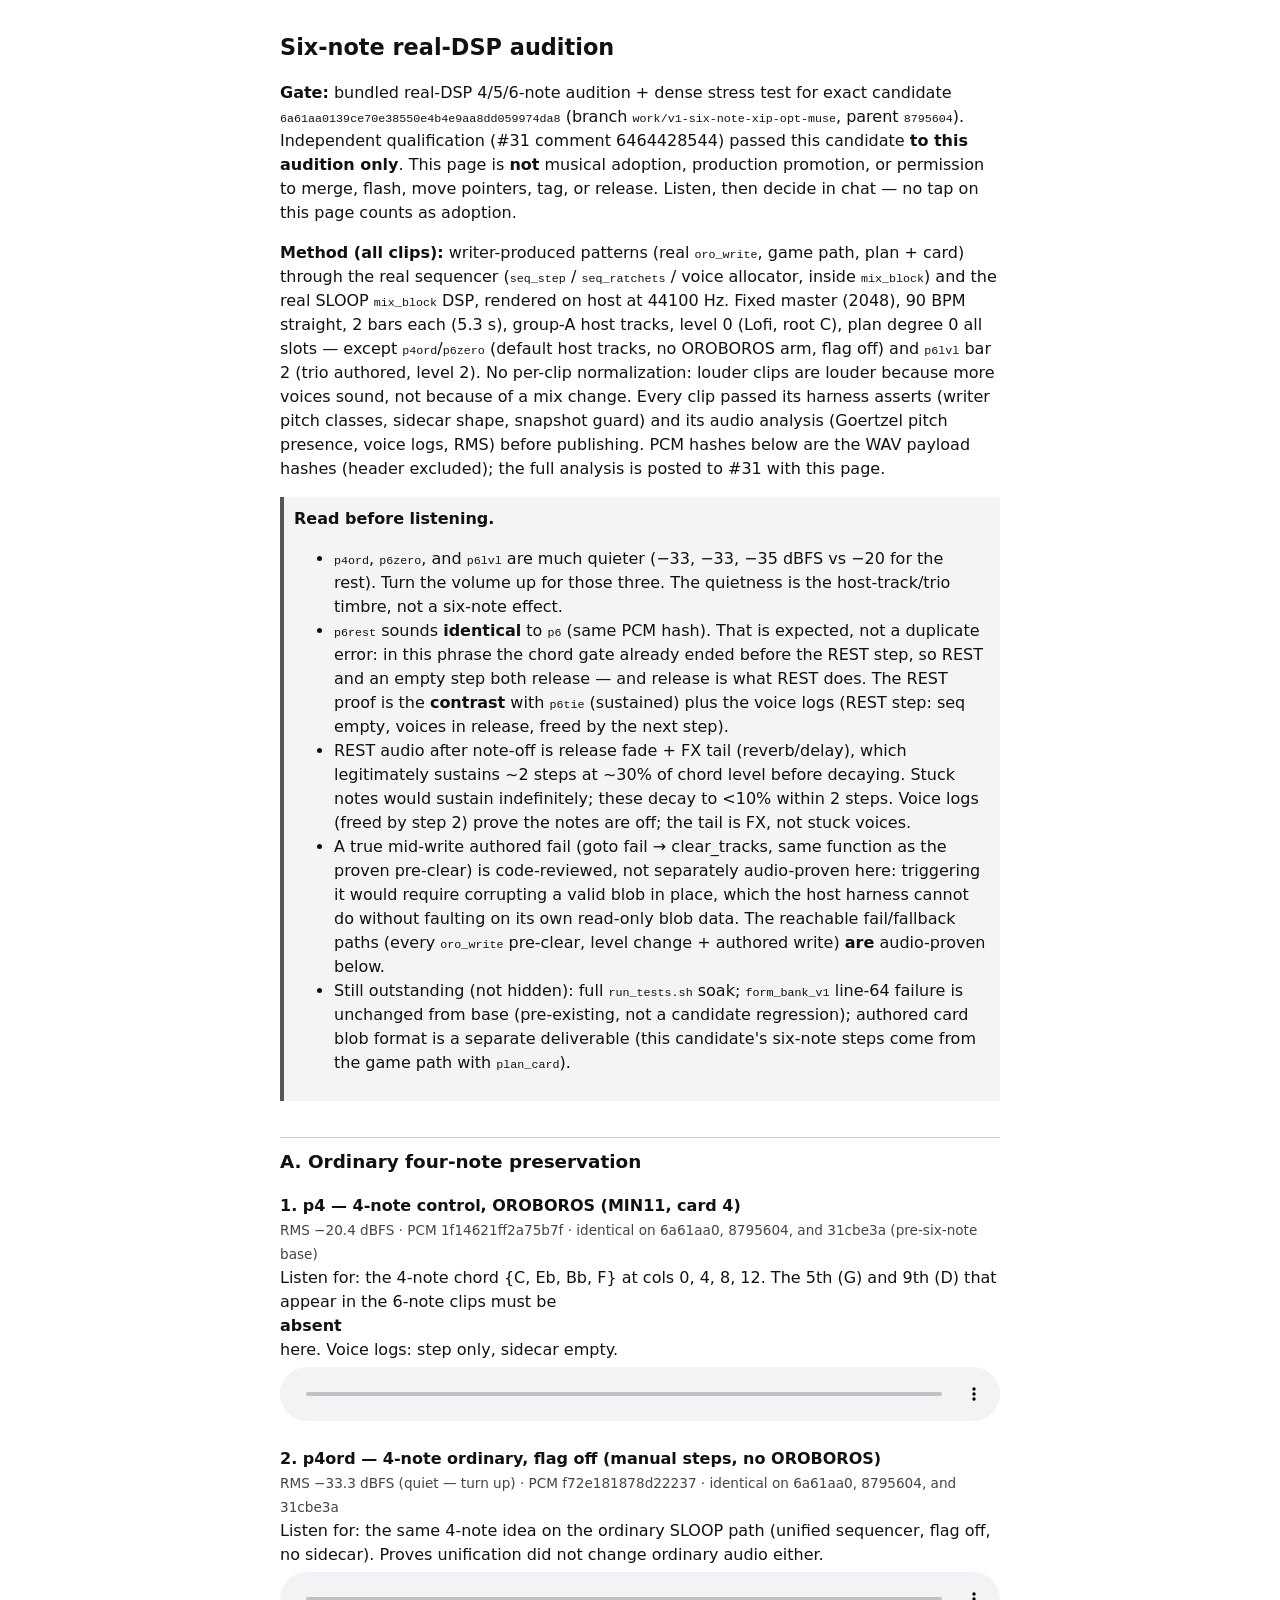
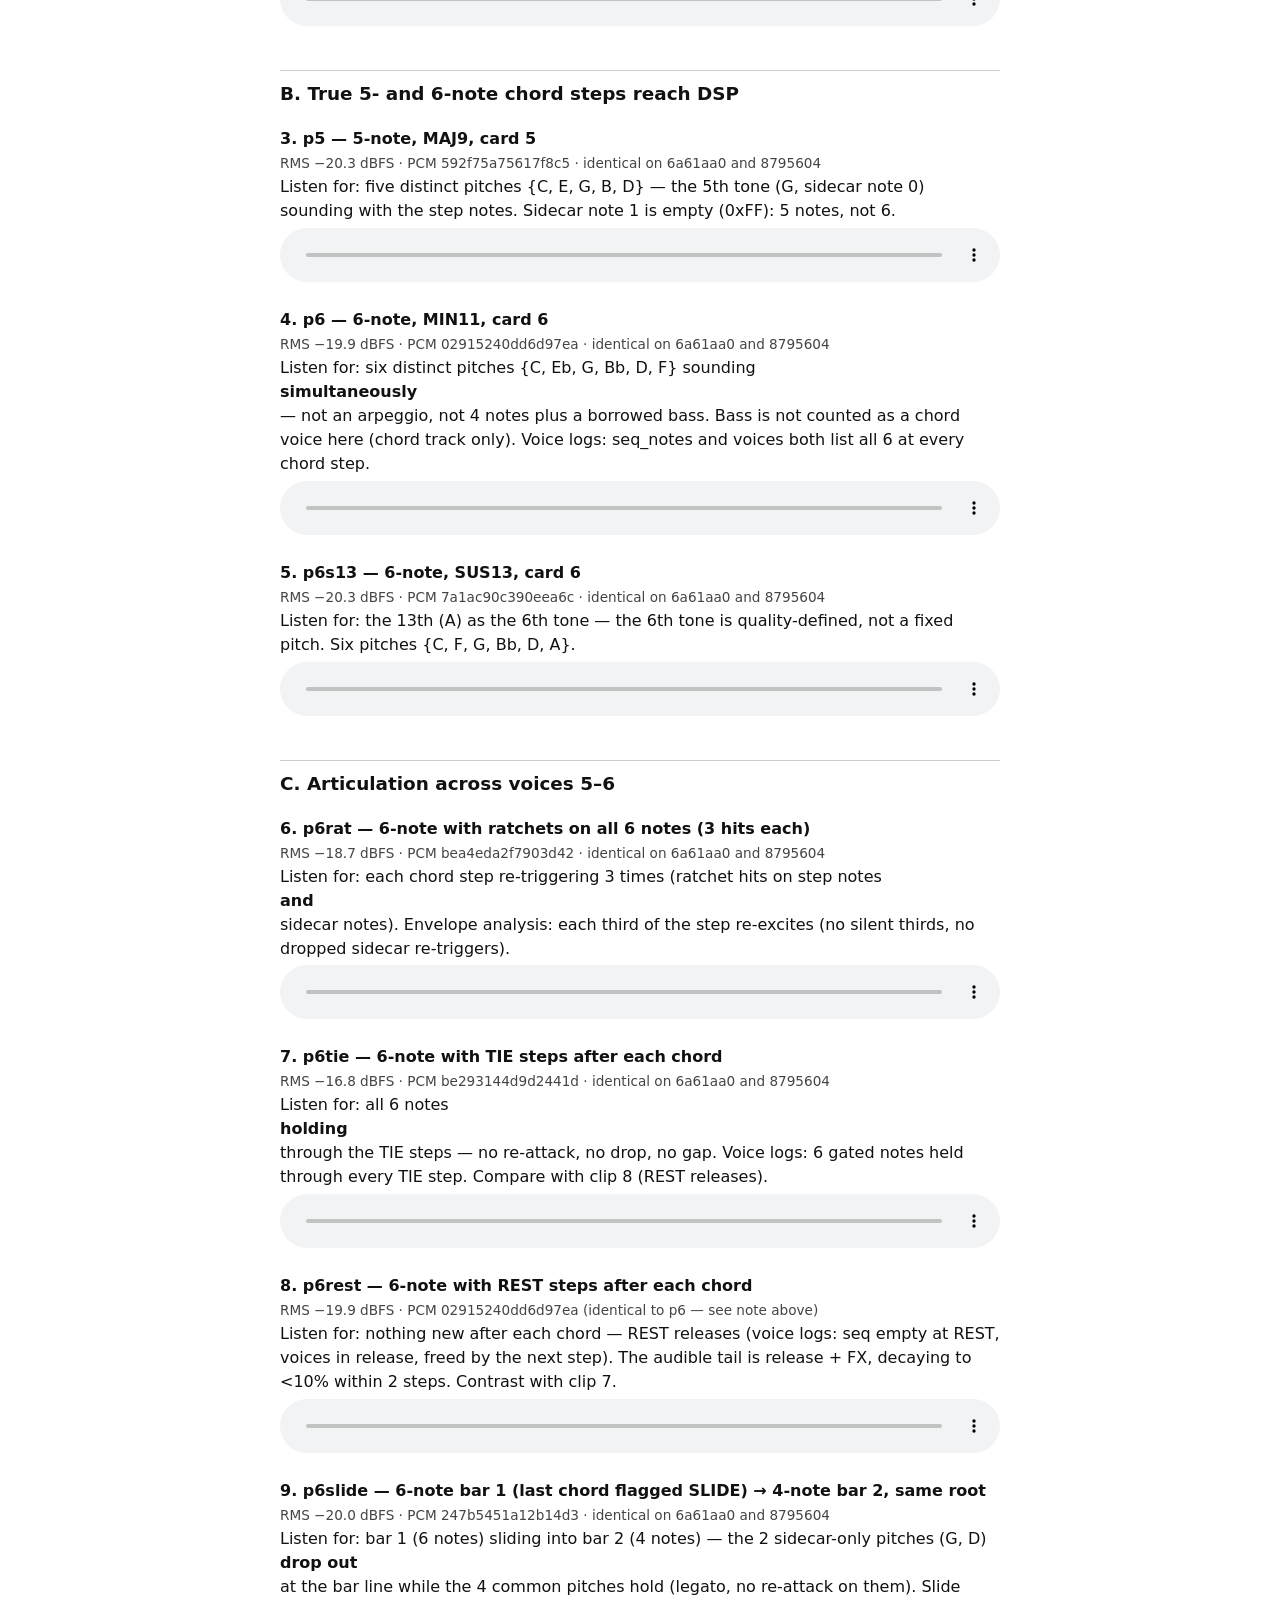
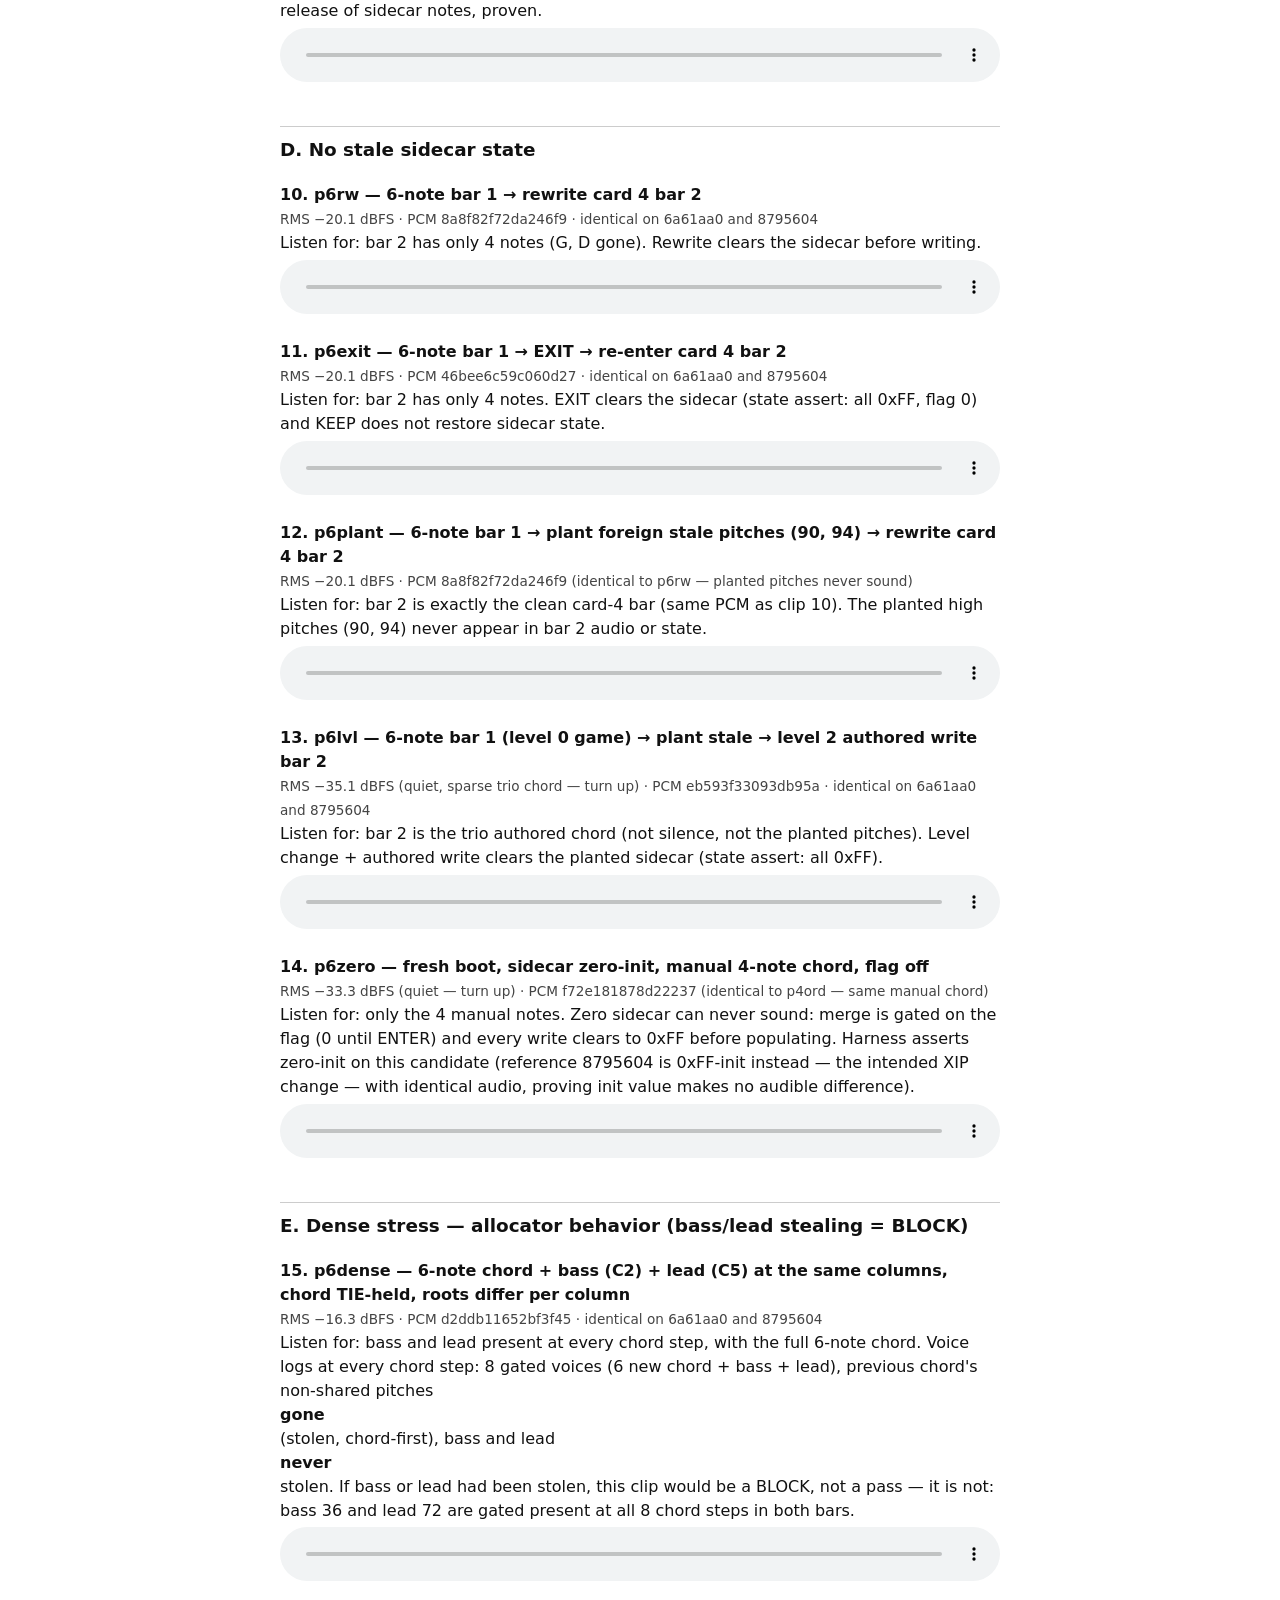
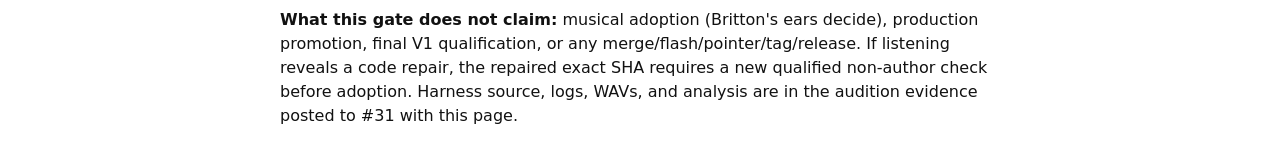
<file: six-note/index.html>
<!DOCTYPE html>
<html lang="en">
<head>
<meta charset="utf-8">
<meta name="viewport" content="width=device-width, initial-scale=1">
<title>Six-note real-DSP audition — FOUROBOROS v1 gate</title>
<style>
body { font-family: system-ui, sans-serif; max-width: 720px; margin: 0 auto; padding: 16px; line-height: 1.5; color: #111; background: #fff; }
h1 { font-size: 1.4em; } h2 { font-size: 1.15em; margin-top: 2em; border-top: 1px solid #ccc; padding-top: 0.5em; }
.clip { margin: 1.2em 0; } .clip b { display: block; } audio { width: 100%; margin-top: 0.3em; }
.meta { font-size: 0.85em; color: #444; } .note { background: #f4f4f4; padding: 10px; border-left: 4px solid #555; }
code { font-size: 0.9em; }
</style>
</head>
<body>
<h1>Six-note real-DSP audition</h1>
<p><b>Gate:</b> bundled real-DSP 4/5/6-note audition + dense stress test for exact candidate
<code>6a61aa0139ce70e38550e4b4e9aa8dd059974da8</code>
(branch <code>work/v1-six-note-xip-opt-muse</code>, parent <code>8795604</code>).
Independent qualification (#31 comment 6464428544) passed this candidate <b>to this audition only</b>.
This page is <b>not</b> musical adoption, production promotion, or permission to merge, flash, move pointers, tag, or release.
Listen, then decide in chat — no tap on this page counts as adoption.</p>
<p><b>Method (all clips):</b> writer-produced patterns (real <code>oro_write</code>, game path, plan + card) through the
real sequencer (<code>seq_step</code> / <code>seq_ratchets</code> / voice allocator, inside <code>mix_block</code>) and the real SLOOP
<code>mix_block</code> DSP, rendered on host at 44100 Hz. Fixed master (2048), 90 BPM straight, 2 bars each (5.3 s),
group-A host tracks, level 0 (Lofi, root C), plan degree 0 all slots — except <code>p4ord</code>/<code>p6zero</code>
(default host tracks, no OROBOROS arm, flag off) and <code>p6lvl</code> bar 2 (trio authored, level 2).
No per-clip normalization: louder clips are louder because more voices sound, not because of a mix change.
Every clip passed its harness asserts (writer pitch classes, sidecar shape, snapshot guard) and its audio analysis
(Goertzel pitch presence, voice logs, RMS) before publishing. PCM hashes below are the WAV payload hashes
(header excluded); the full analysis is posted to #31 with this page.</p>
<div class="note">
<b>Read before listening.</b>
<ul>
<li><code>p4ord</code>, <code>p6zero</code>, and <code>p6lvl</code> are much quieter (−33, −33, −35 dBFS vs −20 for the rest).
Turn the volume up for those three. The quietness is the host-track/trio timbre, not a six-note effect.</li>
<li><code>p6rest</code> sounds <b>identical</b> to <code>p6</code> (same PCM hash). That is expected, not a duplicate error:
in this phrase the chord gate already ended before the REST step, so REST and an empty step both release —
and release is what REST does. The REST proof is the <b>contrast</b> with <code>p6tie</code> (sustained) plus the
voice logs (REST step: seq empty, voices in release, freed by the next step).</li>
<li>REST audio after note-off is release fade + FX tail (reverb/delay), which legitimately sustains ~2 steps
at ~30% of chord level before decaying. Stuck notes would sustain indefinitely; these decay to &lt;10% within
2 steps. Voice logs (freed by step 2) prove the notes are off; the tail is FX, not stuck voices.</li>
<li>A true mid-write authored fail (goto fail → clear_tracks, same function as the proven pre-clear) is
code-reviewed, not separately audio-proven here: triggering it would require corrupting a valid blob in place,
which the host harness cannot do without faulting on its own read-only blob data. The reachable fail/fallback
paths (every <code>oro_write</code> pre-clear, level change + authored write) <b>are</b> audio-proven below.</li>
<li>Still outstanding (not hidden): full <code>run_tests.sh</code> soak; <code>form_bank_v1</code> line-64 failure is
unchanged from base (pre-existing, not a candidate regression); authored card blob format is a separate
deliverable (this candidate's six-note steps come from the game path with <code>plan_card</code>).</li>
</ul>
</div>

<h2>A. Ordinary four-note preservation</h2>
<div class="clip"><b>1. p4 — 4-note control, OROBOROS (MIN11, card 4)</b>
<span class="meta">RMS −20.4 dBFS · PCM 1f14621ff2a75b7f · identical on 6a61aa0, 8795604, and 31cbe3a (pre-six-note base)</span>
<br>Listen for: the 4-note chord {C, Eb, Bb, F} at cols 0, 4, 8, 12. The 5th (G) and 9th (D) that appear in the
6-note clips must be <b>absent</b> here. Voice logs: step only, sidecar empty.
<audio controls preload="none" src="p4.mp3"></audio></div>
<div class="clip"><b>2. p4ord — 4-note ordinary, flag off (manual steps, no OROBOROS)</b>
<span class="meta">RMS −33.3 dBFS (quiet — turn up) · PCM f72e181878d22237 · identical on 6a61aa0, 8795604, and 31cbe3a</span>
<br>Listen for: the same 4-note idea on the ordinary SLOOP path (unified sequencer, flag off, no sidecar).
Proves unification did not change ordinary audio either.
<audio controls preload="none" src="p4ord.mp3"></audio></div>

<h2>B. True 5- and 6-note chord steps reach DSP</h2>
<div class="clip"><b>3. p5 — 5-note, MAJ9, card 5</b>
<span class="meta">RMS −20.3 dBFS · PCM 592f75a75617f8c5 · identical on 6a61aa0 and 8795604</span>
<br>Listen for: five distinct pitches {C, E, G, B, D} — the 5th tone (G, sidecar note 0) sounding with the step notes.
Sidecar note 1 is empty (0xFF): 5 notes, not 6.
<audio controls preload="none" src="p5.mp3"></audio></div>
<div class="clip"><b>4. p6 — 6-note, MIN11, card 6</b>
<span class="meta">RMS −19.9 dBFS · PCM 02915240dd6d97ea · identical on 6a61aa0 and 8795604</span>
<br>Listen for: six distinct pitches {C, Eb, G, Bb, D, F} sounding <b>simultaneously</b> — not an arpeggio,
not 4 notes plus a borrowed bass. Bass is not counted as a chord voice here (chord track only).
Voice logs: seq_notes and voices both list all 6 at every chord step.
<audio controls preload="none" src="p6.mp3"></audio></div>
<div class="clip"><b>5. p6s13 — 6-note, SUS13, card 6</b>
<span class="meta">RMS −20.3 dBFS · PCM 7a1ac90c390eea6c · identical on 6a61aa0 and 8795604</span>
<br>Listen for: the 13th (A) as the 6th tone — the 6th tone is quality-defined, not a fixed pitch.
Six pitches {C, F, G, Bb, D, A}.
<audio controls preload="none" src="p6s13.mp3"></audio></div>

<h2>C. Articulation across voices 5–6</h2>
<div class="clip"><b>6. p6rat — 6-note with ratchets on all 6 notes (3 hits each)</b>
<span class="meta">RMS −18.7 dBFS · PCM bea4eda2f7903d42 · identical on 6a61aa0 and 8795604</span>
<br>Listen for: each chord step re-triggering 3 times (ratchet hits on step notes <b>and</b> sidecar notes).
Envelope analysis: each third of the step re-excites (no silent thirds, no dropped sidecar re-triggers).
<audio controls preload="none" src="p6rat.mp3"></audio></div>
<div class="clip"><b>7. p6tie — 6-note with TIE steps after each chord</b>
<span class="meta">RMS −16.8 dBFS · PCM be293144d9d2441d · identical on 6a61aa0 and 8795604</span>
<br>Listen for: all 6 notes <b>holding</b> through the TIE steps — no re-attack, no drop, no gap.
Voice logs: 6 gated notes held through every TIE step. Compare with clip 8 (REST releases).
<audio controls preload="none" src="p6tie.mp3"></audio></div>
<div class="clip"><b>8. p6rest — 6-note with REST steps after each chord</b>
<span class="meta">RMS −19.9 dBFS · PCM 02915240dd6d97ea (identical to p6 — see note above)</span>
<br>Listen for: nothing new after each chord — REST releases (voice logs: seq empty at REST, voices in release,
freed by the next step). The audible tail is release + FX, decaying to &lt;10% within 2 steps. Contrast with clip 7.
<audio controls preload="none" src="p6rest.mp3"></audio></div>
<div class="clip"><b>9. p6slide — 6-note bar 1 (last chord flagged SLIDE) → 4-note bar 2, same root</b>
<span class="meta">RMS −20.0 dBFS · PCM 247b5451a12b14d3 · identical on 6a61aa0 and 8795604</span>
<br>Listen for: bar 1 (6 notes) sliding into bar 2 (4 notes) — the 2 sidecar-only pitches (G, D) <b>drop out</b>
at the bar line while the 4 common pitches hold (legato, no re-attack on them). Slide release of sidecar notes, proven.
<audio controls preload="none" src="p6slide.mp3"></audio></div>

<h2>D. No stale sidecar state</h2>
<div class="clip"><b>10. p6rw — 6-note bar 1 → rewrite card 4 bar 2</b>
<span class="meta">RMS −20.1 dBFS · PCM 8a8f82f72da246f9 · identical on 6a61aa0 and 8795604</span>
<br>Listen for: bar 2 has only 4 notes (G, D gone). Rewrite clears the sidecar before writing.
<audio controls preload="none" src="p6rw.mp3"></audio></div>
<div class="clip"><b>11. p6exit — 6-note bar 1 → EXIT → re-enter card 4 bar 2</b>
<span class="meta">RMS −20.1 dBFS · PCM 46bee6c59c060d27 · identical on 6a61aa0 and 8795604</span>
<br>Listen for: bar 2 has only 4 notes. EXIT clears the sidecar (state assert: all 0xFF, flag 0) and KEEP does not
restore sidecar state.
<audio controls preload="none" src="p6exit.mp3"></audio></div>
<div class="clip"><b>12. p6plant — 6-note bar 1 → plant foreign stale pitches (90, 94) → rewrite card 4 bar 2</b>
<span class="meta">RMS −20.1 dBFS · PCM 8a8f82f72da246f9 (identical to p6rw — planted pitches never sound)</span>
<br>Listen for: bar 2 is exactly the clean card-4 bar (same PCM as clip 10). The planted high pitches (90, 94)
never appear in bar 2 audio or state.
<audio controls preload="none" src="p6plant.mp3"></audio></div>
<div class="clip"><b>13. p6lvl — 6-note bar 1 (level 0 game) → plant stale → level 2 authored write bar 2</b>
<span class="meta">RMS −35.1 dBFS (quiet, sparse trio chord — turn up) · PCM eb593f33093db95a · identical on 6a61aa0 and 8795604</span>
<br>Listen for: bar 2 is the trio authored chord (not silence, not the planted pitches). Level change +
authored write clears the planted sidecar (state assert: all 0xFF).
<audio controls preload="none" src="p6lvl.mp3"></audio></div>
<div class="clip"><b>14. p6zero — fresh boot, sidecar zero-init, manual 4-note chord, flag off</b>
<span class="meta">RMS −33.3 dBFS (quiet — turn up) · PCM f72e181878d22237 (identical to p4ord — same manual chord)</span>
<br>Listen for: only the 4 manual notes. Zero sidecar can never sound: merge is gated on the flag (0 until ENTER)
and every write clears to 0xFF before populating. Harness asserts zero-init on this candidate (reference 8795604
is 0xFF-init instead — the intended XIP change — with identical audio, proving init value makes no audible difference).
<audio controls preload="none" src="p6zero.mp3"></audio></div>

<h2>E. Dense stress — allocator behavior (bass/lead stealing = BLOCK)</h2>
<div class="clip"><b>15. p6dense — 6-note chord + bass (C2) + lead (C5) at the same columns, chord TIE-held, roots differ per column</b>
<span class="meta">RMS −16.3 dBFS · PCM d2ddb11652bf3f45 · identical on 6a61aa0 and 8795604</span>
<br>Listen for: bass and lead present at every chord step, with the full 6-note chord. Voice logs at every chord step:
8 gated voices (6 new chord + bass + lead), previous chord's non-shared pitches <b>gone</b> (stolen, chord-first),
bass and lead <b>never</b> stolen. If bass or lead had been stolen, this clip would be a BLOCK, not a pass —
it is not: bass 36 and lead 72 are gated present at all 8 chord steps in both bars.
<audio controls preload="none" src="p6dense.mp3"></audio></div>

<p><b>What this gate does not claim:</b> musical adoption (Britton's ears decide), production promotion,
final V1 qualification, or any merge/flash/pointer/tag/release. If listening reveals a code repair, the repaired
exact SHA requires a new qualified non-author check before adoption. Harness source, logs, WAVs, and analysis
are in the audition evidence posted to #31 with this page.</p>
</body>
</html>
</file>
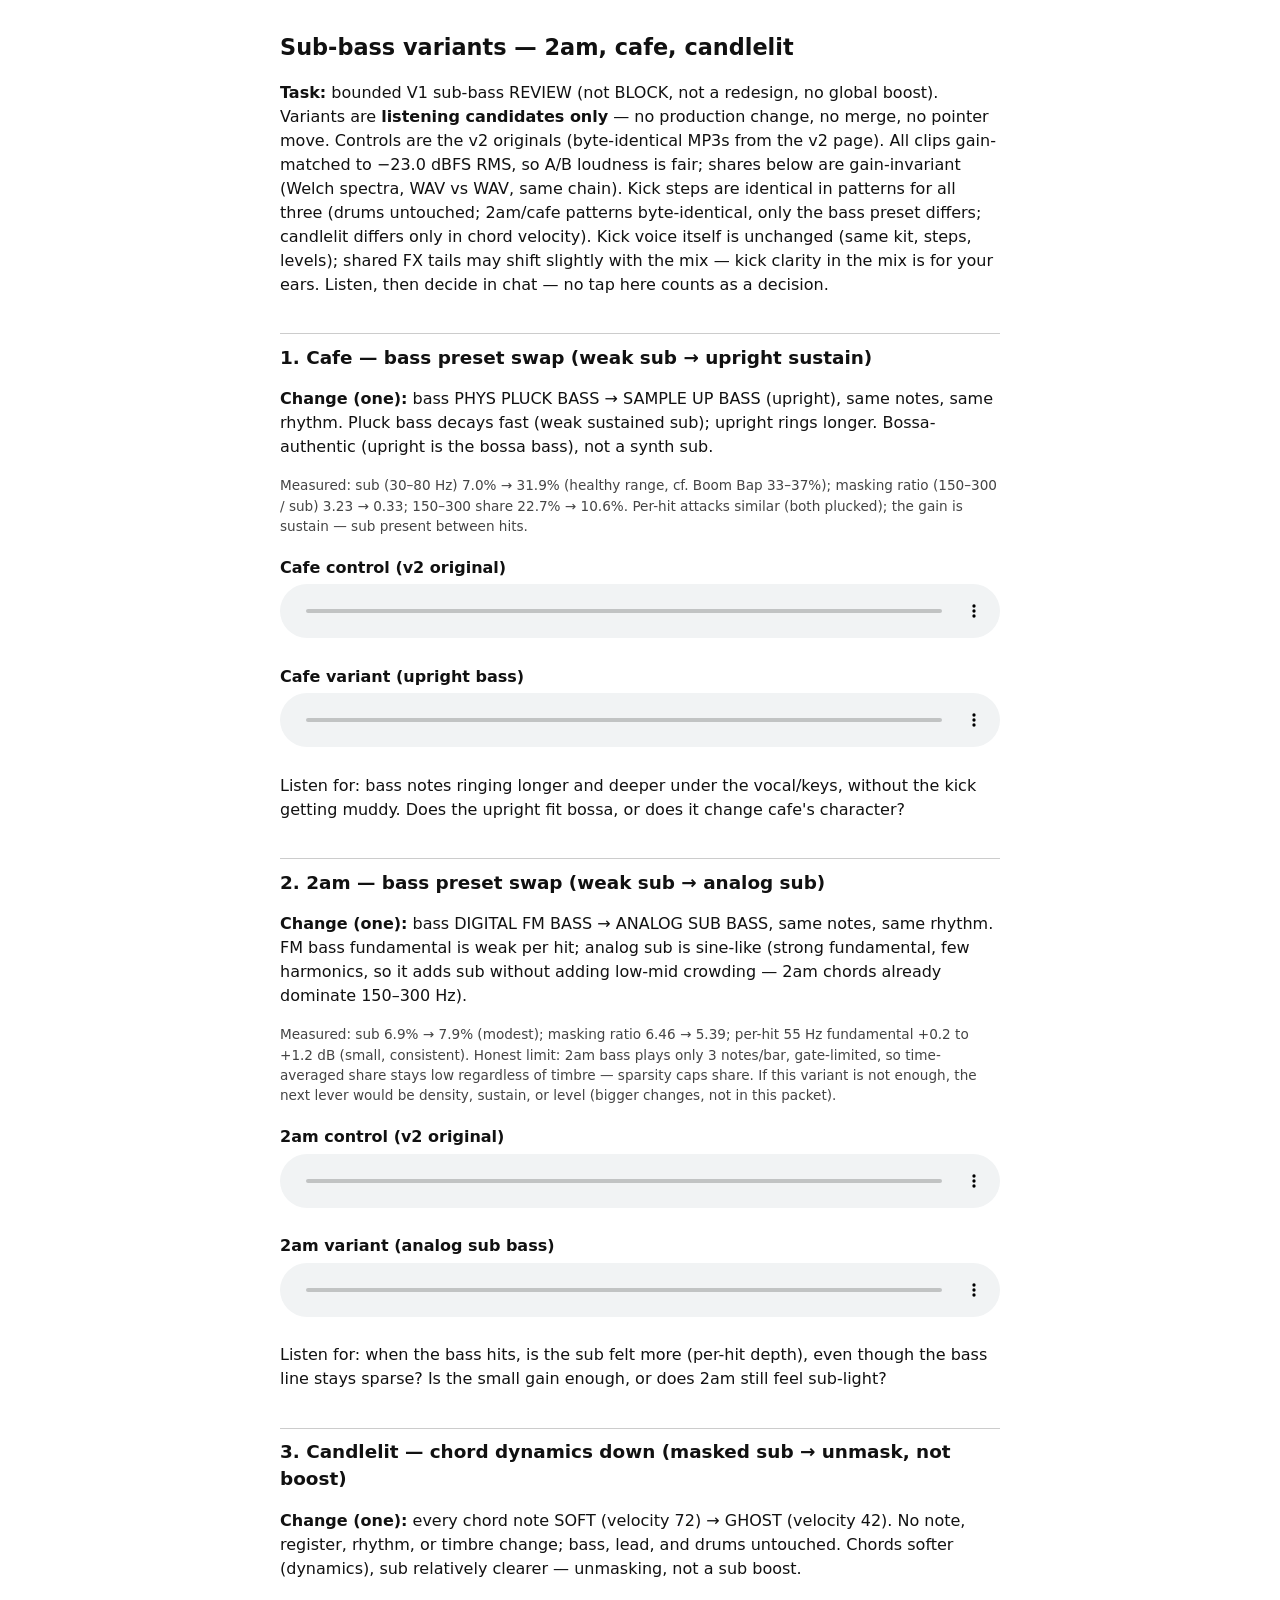
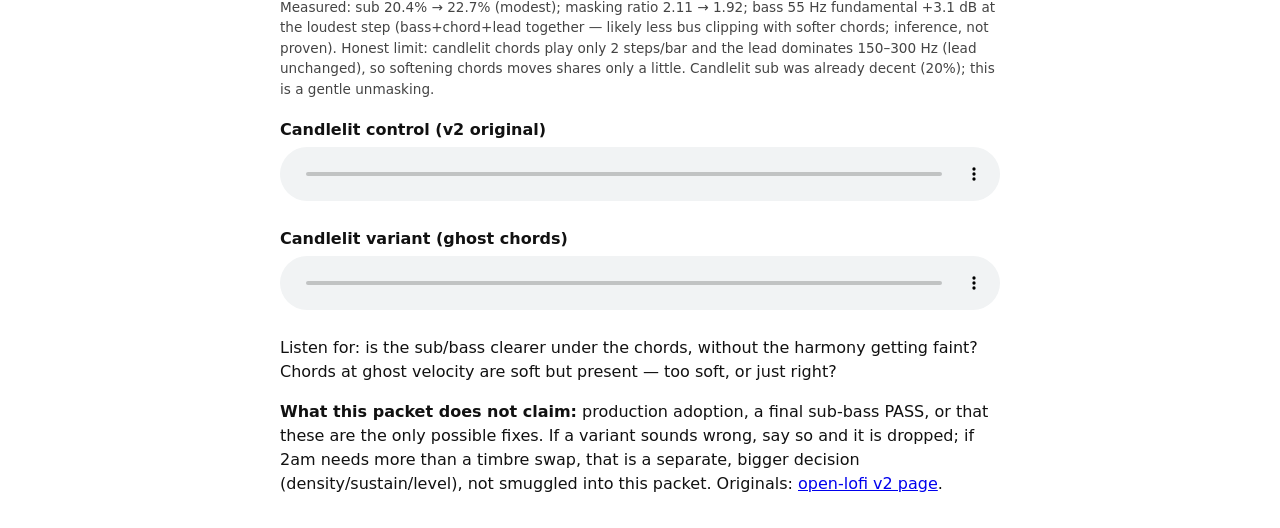
<file: subbass/index.html>
<!DOCTYPE html>
<html lang="en">
<head>
<meta charset="utf-8">
<meta name="viewport" content="width=device-width, initial-scale=1">
<title>Sub-bass variants — 2am, cafe, candlelit (listening only)</title>
<style>
body { font-family: system-ui, sans-serif; max-width: 720px; margin: 0 auto; padding: 16px; line-height: 1.5; color: #111; background: #fff; }
h1 { font-size: 1.4em; } h2 { font-size: 1.15em; margin-top: 2em; border-top: 1px solid #ccc; padding-top: 0.5em; }
.clip { margin: 1.2em 0; } .clip b { display: block; } audio { width: 100%; margin-top: 0.3em; }
.meta { font-size: 0.85em; color: #444; } .note { background: #f4f4f4; padding: 10px; border-left: 4px solid #555; }
code { font-size: 0.9em; }
</style>
</head>
<body>
<h1>Sub-bass variants — 2am, cafe, candlelit</h1>
<p><b>Task:</b> bounded V1 sub-bass REVIEW (not BLOCK, not a redesign, no global boost).
Variants are <b>listening candidates only</b> — no production change, no merge, no pointer move.
Controls are the v2 originals (byte-identical MP3s from the v2 page).
All clips gain-matched to −23.0 dBFS RMS, so A/B loudness is fair; shares below are
gain-invariant (Welch spectra, WAV vs WAV, same chain). Kick steps are identical in
patterns for all three (drums untouched; 2am/cafe patterns byte-identical, only the bass
preset differs; candlelit differs only in chord velocity). Kick voice itself is unchanged
(same kit, steps, levels); shared FX tails may shift slightly with the mix — kick clarity
in the mix is for your ears. Listen, then decide in chat — no tap here counts as a decision.</p>

<h2>1. Cafe — bass preset swap (weak sub → upright sustain)</h2>
<p><b>Change (one):</b> bass PHYS PLUCK BASS → SAMPLE UP BASS (upright), same notes, same rhythm.
Pluck bass decays fast (weak sustained sub); upright rings longer. Bossa-authentic (upright
is the bossa bass), not a synth sub.</p>
<p class="meta">Measured: sub (30–80 Hz) 7.0% → 31.9% (healthy range, cf. Boom Bap 33–37%);
masking ratio (150–300 / sub) 3.23 → 0.33; 150–300 share 22.7% → 10.6%.
Per-hit attacks similar (both plucked); the gain is sustain — sub present between hits.</p>
<div class="clip"><b>Cafe control (v2 original)</b><audio controls preload="none" src="cafe-control.mp3"></audio></div>
<div class="clip"><b>Cafe variant (upright bass)</b><audio controls preload="none" src="cafe-variant.mp3"></audio></div>
<p>Listen for: bass notes ringing longer and deeper under the vocal/keys, without the kick
getting muddy. Does the upright fit bossa, or does it change cafe's character?</p>

<h2>2. 2am — bass preset swap (weak sub → analog sub)</h2>
<p><b>Change (one):</b> bass DIGITAL FM BASS → ANALOG SUB BASS, same notes, same rhythm.
FM bass fundamental is weak per hit; analog sub is sine-like (strong fundamental, few harmonics,
so it adds sub without adding low-mid crowding — 2am chords already dominate 150–300 Hz).</p>
<p class="meta">Measured: sub 6.9% → 7.9% (modest); masking ratio 6.46 → 5.39;
per-hit 55 Hz fundamental +0.2 to +1.2 dB (small, consistent).
Honest limit: 2am bass plays only 3 notes/bar, gate-limited, so time-averaged share stays low
regardless of timbre — sparsity caps share. If this variant is not enough, the next lever would
be density, sustain, or level (bigger changes, not in this packet).</p>
<div class="clip"><b>2am control (v2 original)</b><audio controls preload="none" src="2am-control.mp3"></audio></div>
<div class="clip"><b>2am variant (analog sub bass)</b><audio controls preload="none" src="2am-variant.mp3"></audio></div>
<p>Listen for: when the bass hits, is the sub felt more (per-hit depth), even though the bass
line stays sparse? Is the small gain enough, or does 2am still feel sub-light?</p>

<h2>3. Candlelit — chord dynamics down (masked sub → unmask, not boost)</h2>
<p><b>Change (one):</b> every chord note SOFT (velocity 72) → GHOST (velocity 42). No note, register,
rhythm, or timbre change; bass, lead, and drums untouched. Chords softer (dynamics), sub
relatively clearer — unmasking, not a sub boost.</p>
<p class="meta">Measured: sub 20.4% → 22.7% (modest); masking ratio 2.11 → 1.92;
bass 55 Hz fundamental +3.1 dB at the loudest step (bass+chord+lead together — likely less bus
clipping with softer chords; inference, not proven). Honest limit: candlelit chords play only
2 steps/bar and the lead dominates 150–300 Hz (lead unchanged), so softening chords moves shares
only a little. Candlelit sub was already decent (20%); this is a gentle unmasking.</p>
<div class="clip"><b>Candlelit control (v2 original)</b><audio controls preload="none" src="candlelit-control.mp3"></audio></div>
<div class="clip"><b>Candlelit variant (ghost chords)</b><audio controls preload="none" src="candlelit-variant.mp3"></audio></div>
<p>Listen for: is the sub/bass clearer under the chords, without the harmony getting faint?
Chords at ghost velocity are soft but present — too soft, or just right?</p>

<p><b>What this packet does not claim:</b> production adoption, a final sub-bass PASS, or that
these are the only possible fixes. If a variant sounds wrong, say so and it is dropped; if
2am needs more than a timbre swap, that is a separate, bigger decision (density/sustain/level),
not smuggled into this packet. Originals: <a href="../openlofi-fm1-v2/">open-lofi v2 page</a>.</p>
</body>
</html>
</file>
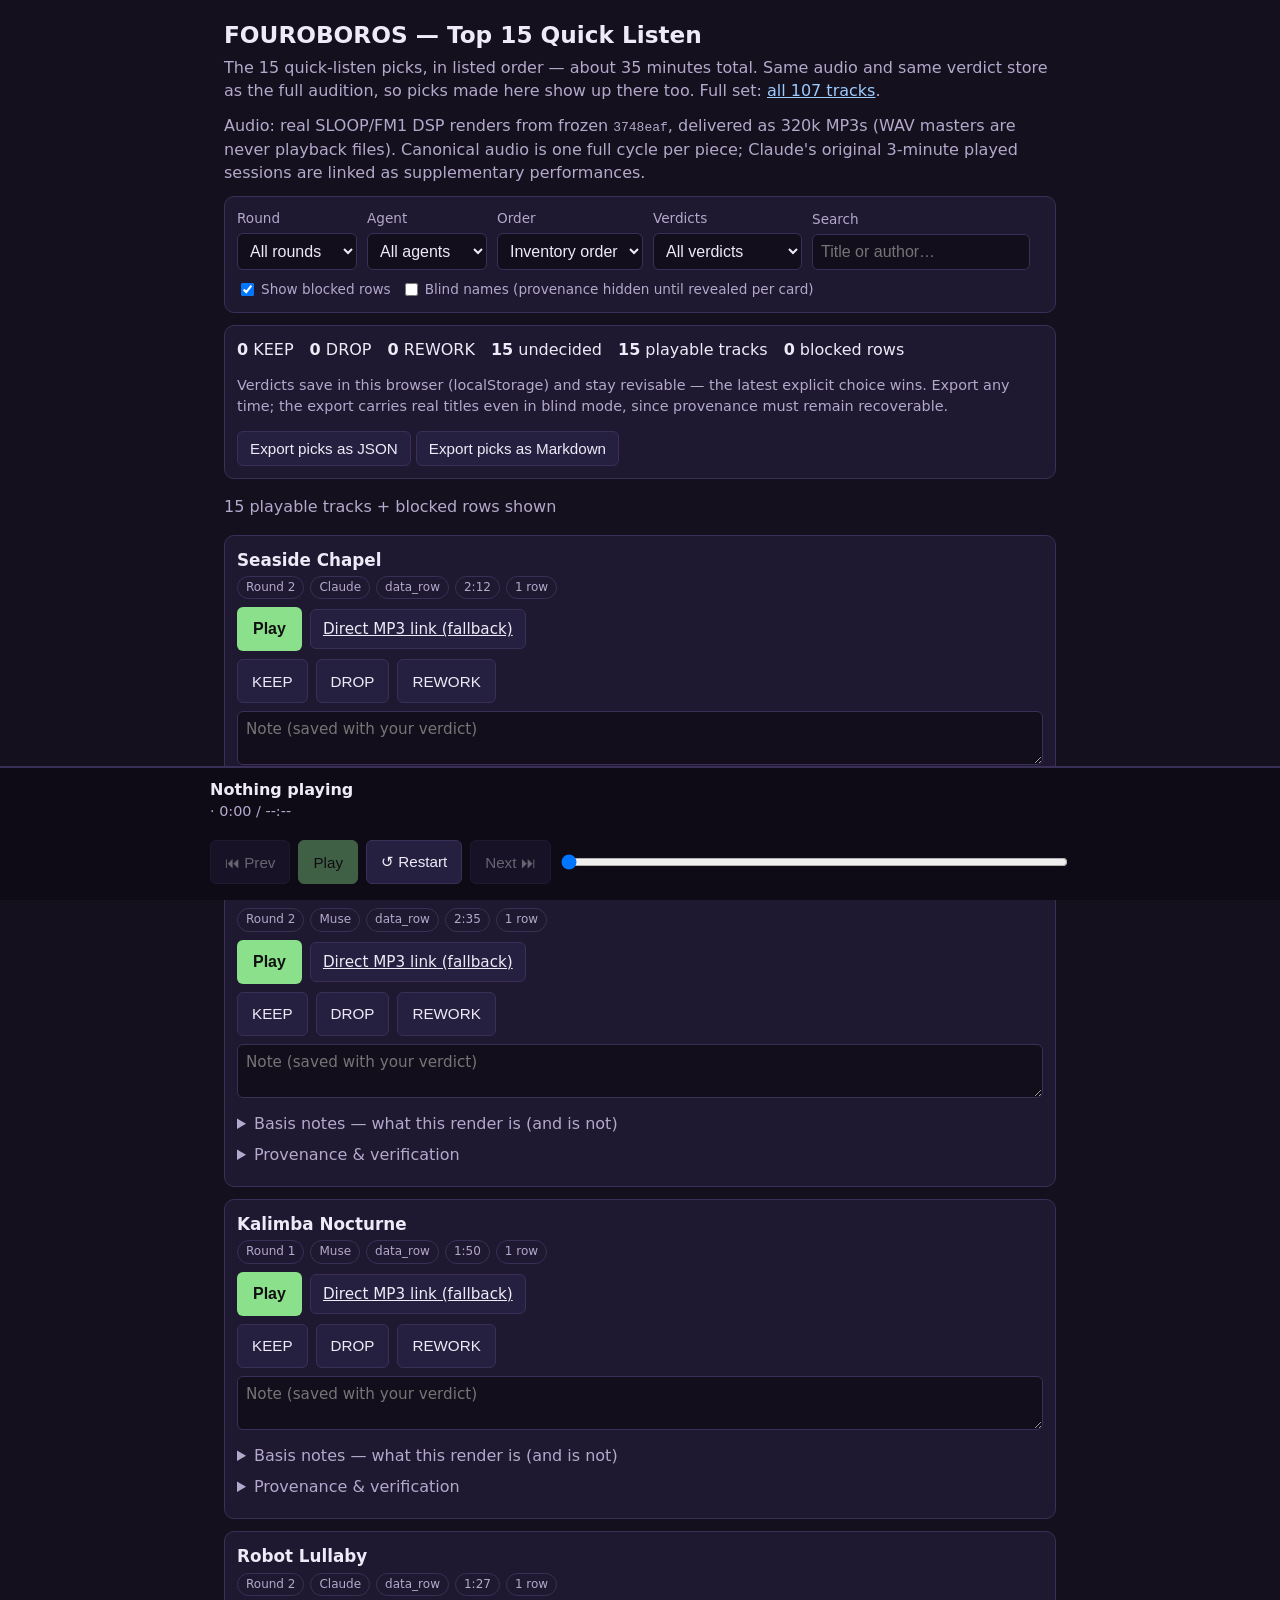
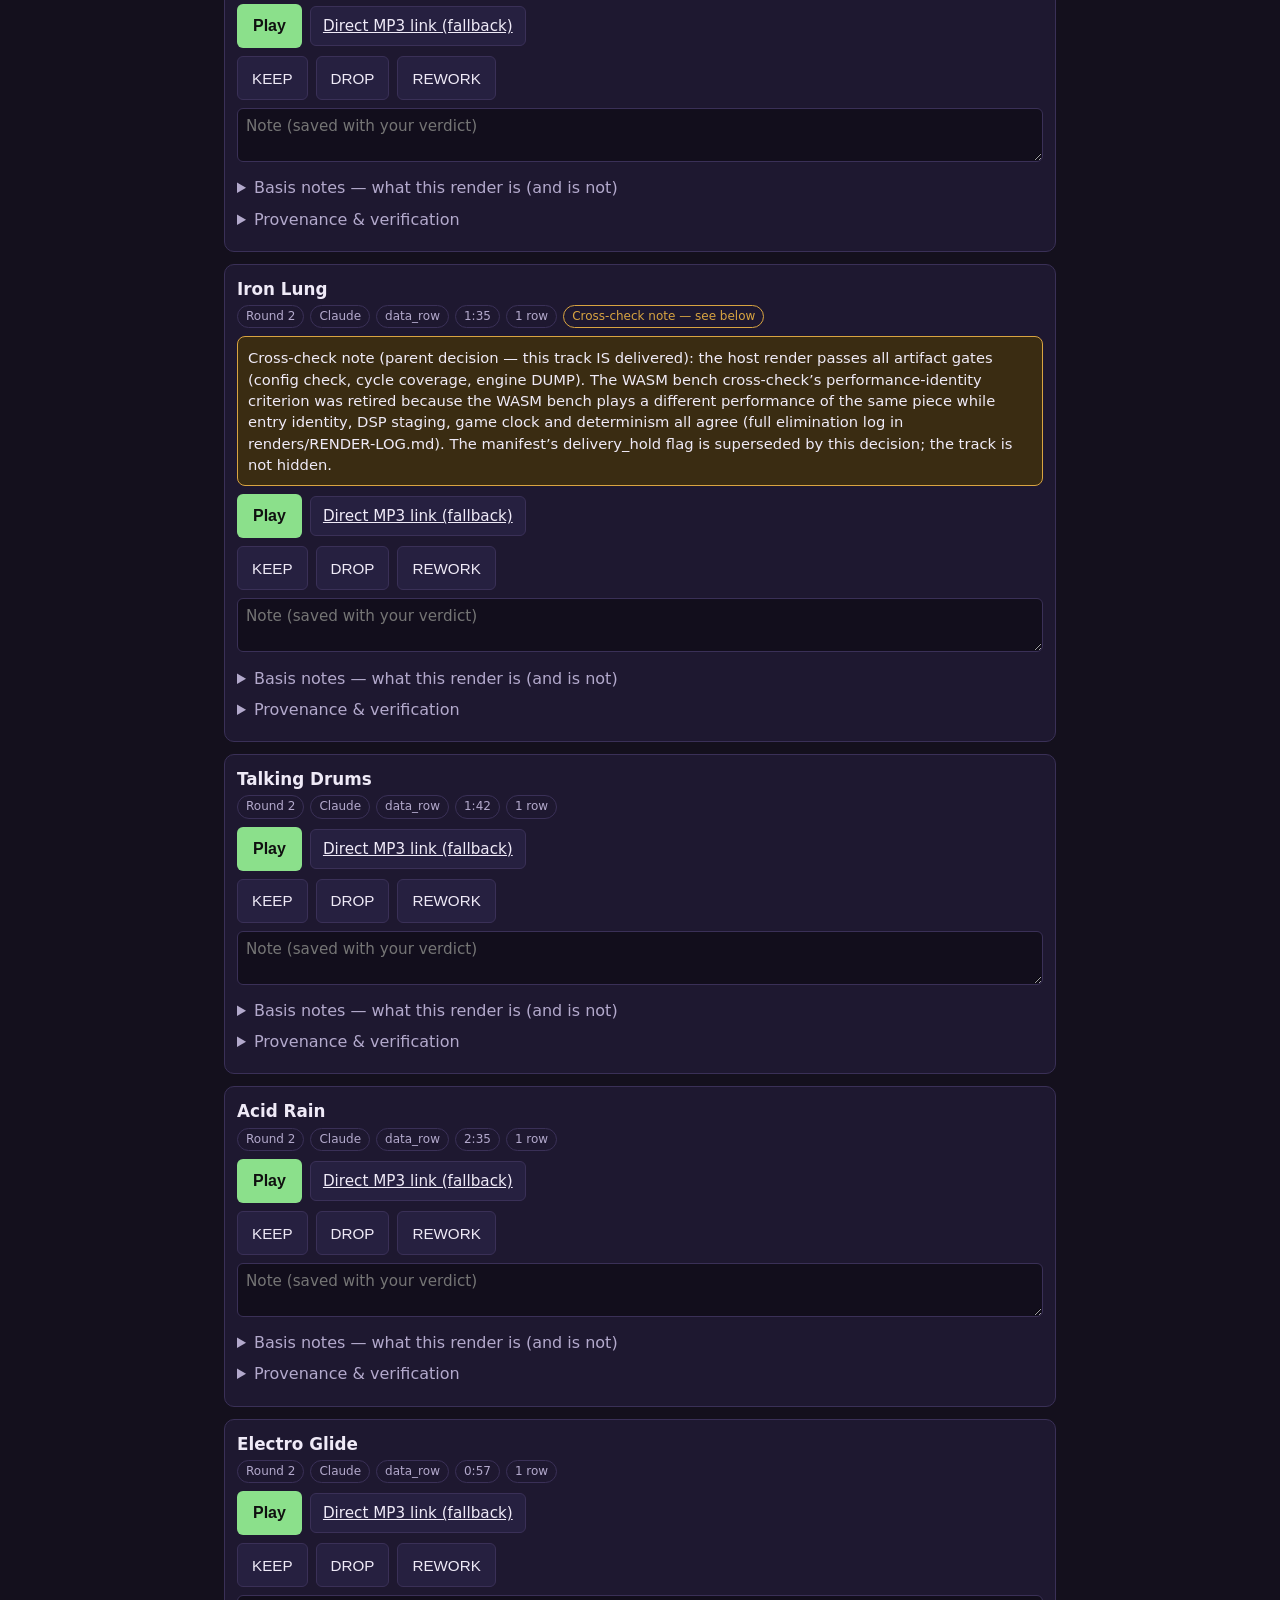
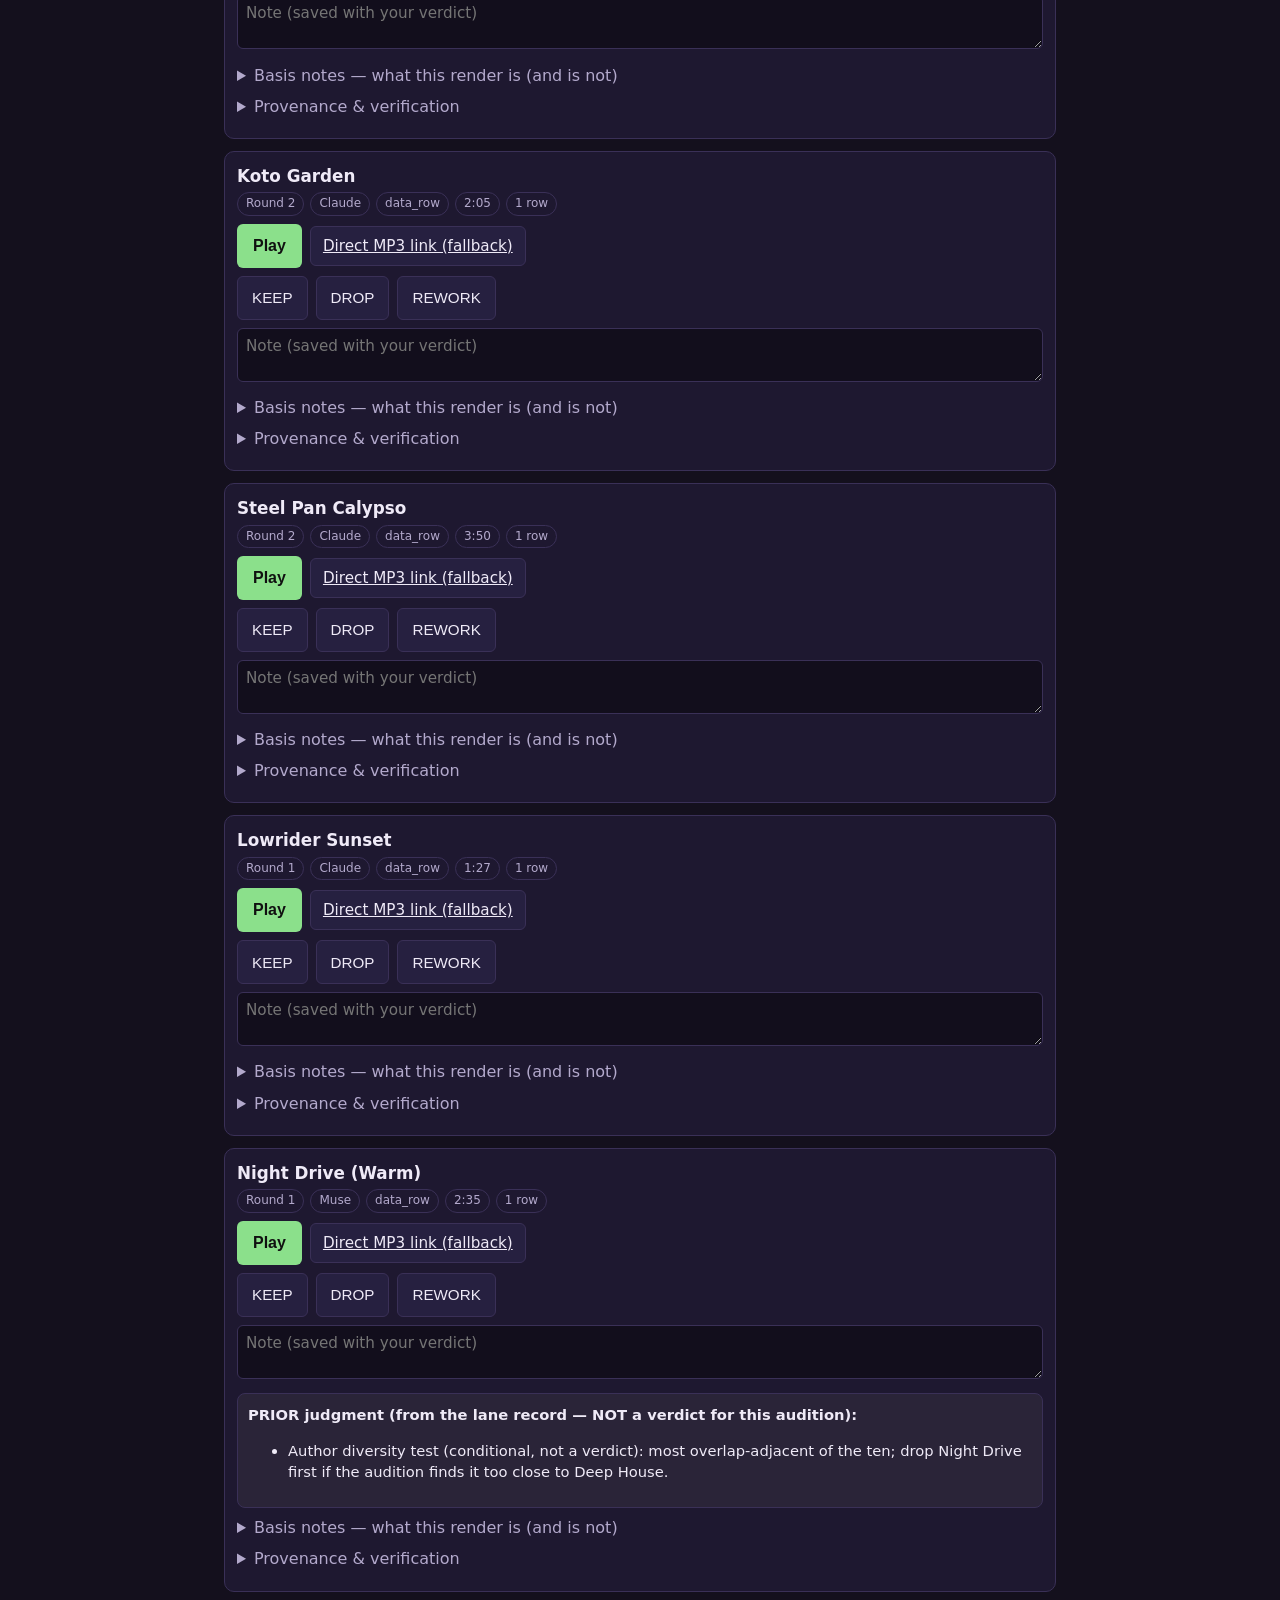
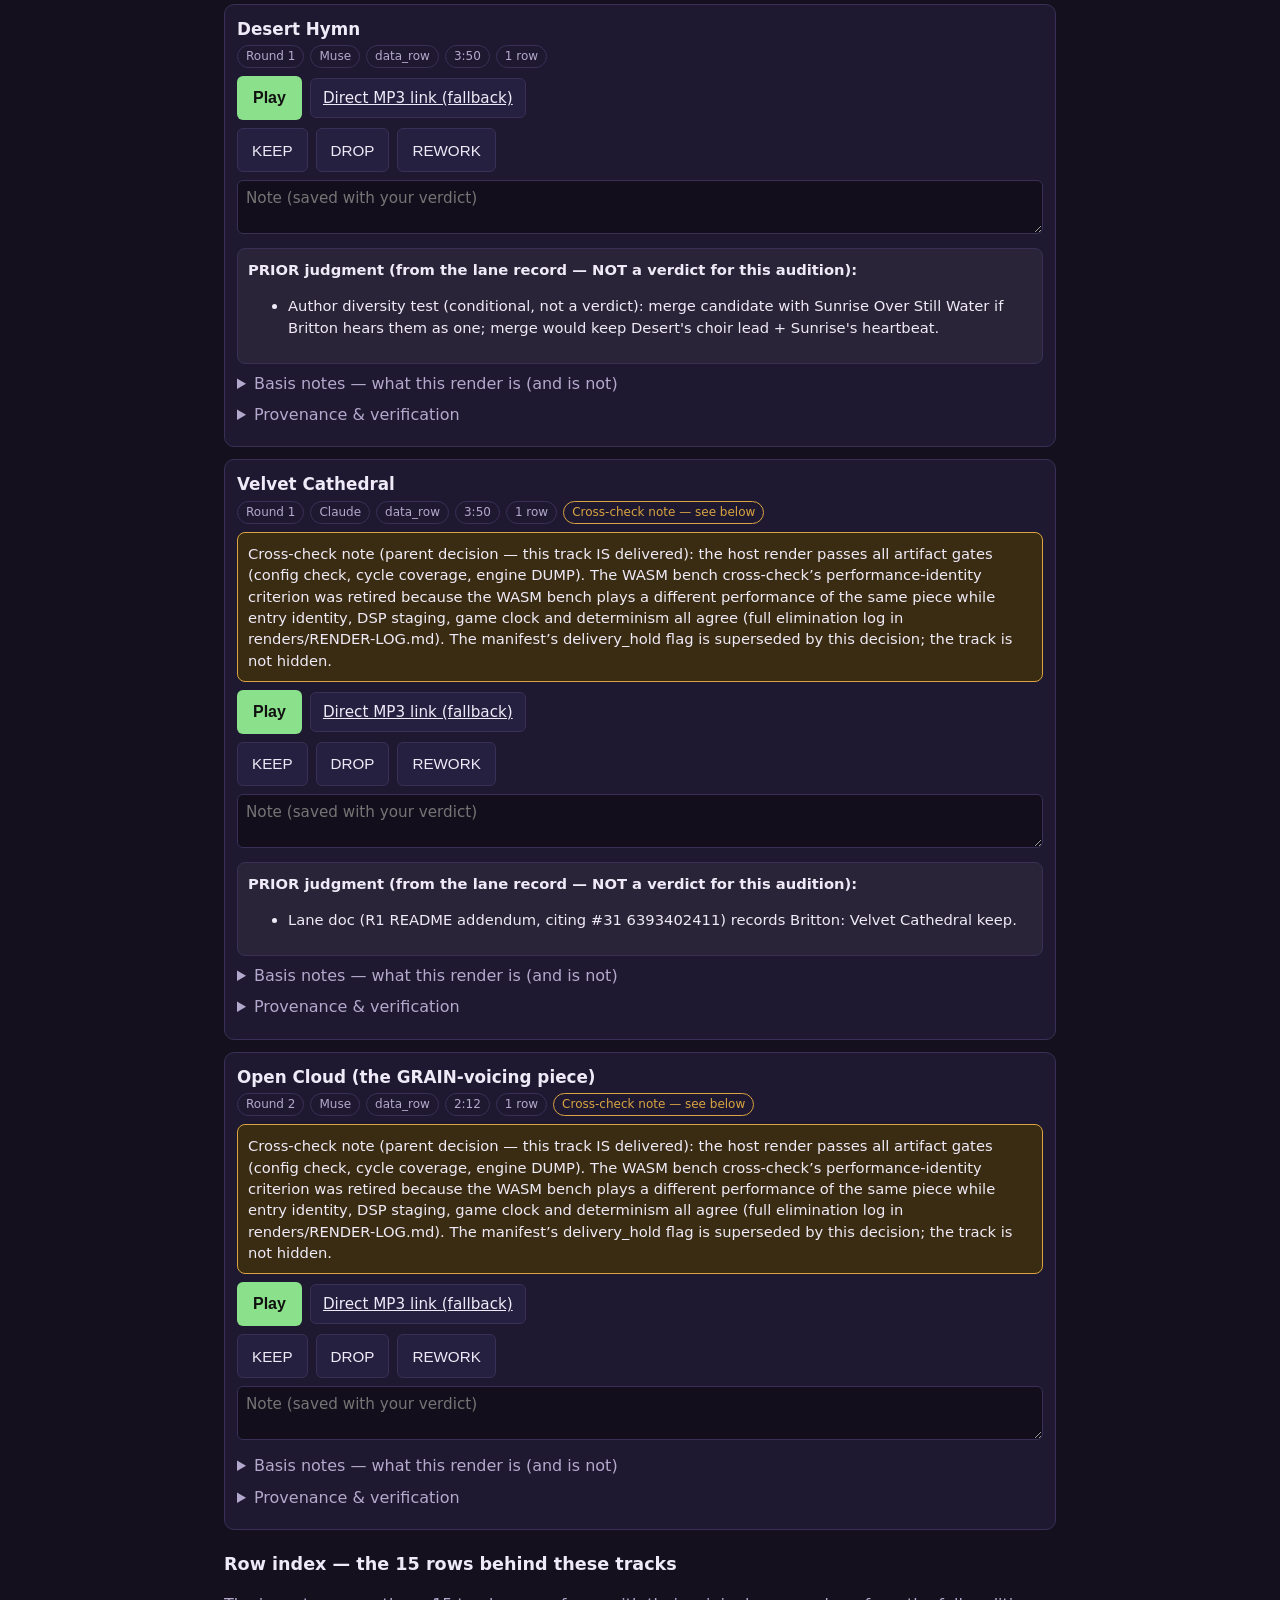
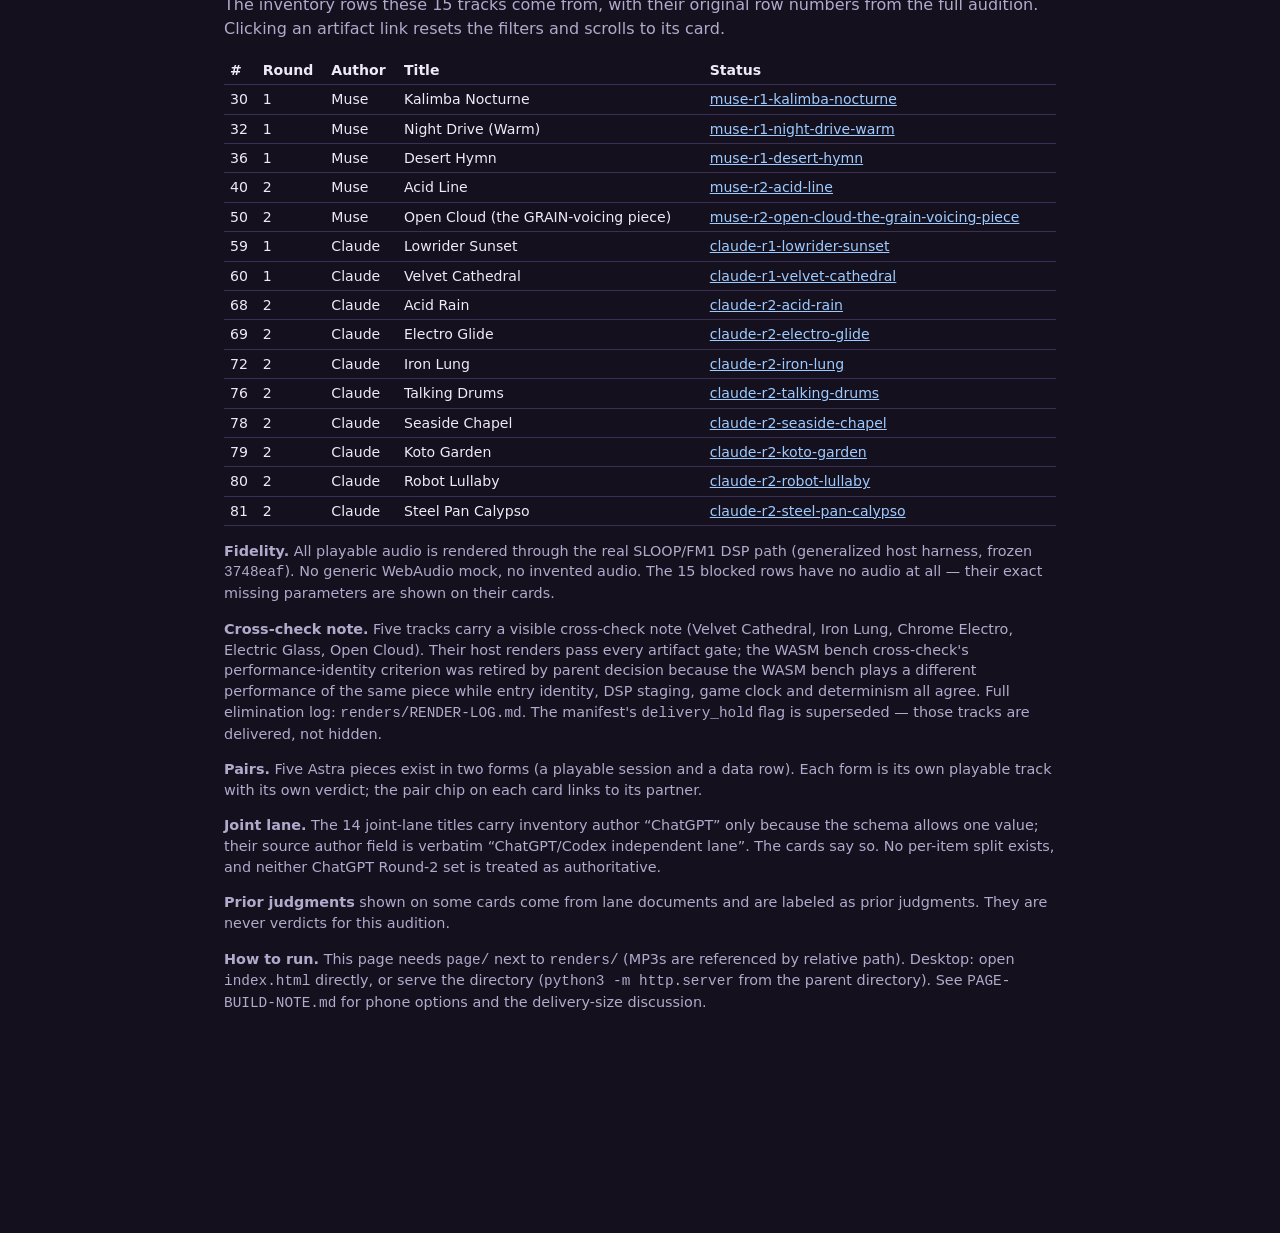
<file: top15/index.html>
<!DOCTYPE html>
<html lang="en">
<head>
<meta charset="utf-8">
<meta name="viewport" content="width=device-width, initial-scale=1">
<title>FOUROBOROS — Top 15 Quick Listen</title>
<link rel="stylesheet" href="styles.css">
</head>
<body>
<header>
<h1>FOUROBOROS — Top 15 Quick Listen</h1>
<p class="sub">The 15 quick-listen picks, in listed order — about 35 minutes total. Same audio and
same verdict store as the full audition, so picks made here show up there too.
Full set: <a href="../page/index.html">all 107 tracks</a>.</p>
<p class="sub">Audio: real SLOOP/FM1 DSP renders from frozen <code>3748eaf</code>, delivered as 320k MP3s
(WAV masters are never playback files). Canonical audio is one full cycle per piece;
Claude's original 3-minute played sessions are linked as supplementary performances.</p>
</header>
<main>
<section class="controls" aria-label="Filters">
<label>Round
<select id="round">
<option value="all">All rounds</option>
<option value="1">Round 1</option>
<option value="2">Round 2</option>
</select></label>
<label>Agent
<select id="agent">
<option value="all">All agents</option>
<option value="ChatGPT">ChatGPT</option>
<option value="Muse">Muse</option>
<option value="Claude">Claude</option>
<option value="Astra">Astra</option>
<option value="Codex">Codex</option>
</select></label>
<label>Order
<select id="sort">
<option value="default">Inventory order</option>
<option value="suggested">Suggested first</option>
<option value="title">Title A–Z</option>
</select></label>
<label>Verdicts
<select id="verdictfilter">
<option value="all">All verdicts</option>
<option value="undecided">Undecided only</option>
<option value="KEEP">KEEP only</option>
<option value="DROP">DROP only</option>
<option value="REWORK">REWORK only</option>
</select></label>
<label>Search
<input type="search" id="search" placeholder="Title or author…">
</label>
<label class="inline"><input type="checkbox" id="showblocked" checked> Show blocked rows</label>
<label class="inline"><input type="checkbox" id="blind"> Blind names (provenance hidden until revealed per card)</label>
</section>

<section id="summary" aria-label="Verdict summary">
<div class="counts" id="counts"></div>
<p style="color:var(--muted);font-size:0.9rem">Verdicts save in this browser (localStorage) and stay revisable —
the latest explicit choice wins. Export any time; the export carries real titles even in blind mode,
since provenance must remain recoverable.</p>
<button id="exportjson">Export picks as JSON</button>
<button id="exportmd">Export picks as Markdown</button>
</section>

<p id="showing" style="color:var(--muted)"></p>
<section id="list" aria-label="Tracks"></section>

<h2>Row index — the 15 rows behind these tracks</h2>
<p style="color:var(--muted)">The inventory rows these 15 tracks come from, with their original row numbers from the full audition.
Clicking an artifact link resets the filters and scrolls to its card.</p>
<section id="rowindex"></section>
</main>
<footer>
<p><b>Fidelity.</b> All playable audio is rendered through the real SLOOP/FM1 DSP path
(generalized host harness, frozen <code>3748eaf</code>). No generic WebAudio mock, no invented audio.
The 15 blocked rows have no audio at all — their exact missing parameters are shown on their cards.</p>
<p><b>Cross-check note.</b> Five tracks carry a visible cross-check note (Velvet Cathedral, Iron Lung,
Chrome Electro, Electric Glass, Open Cloud). Their host renders pass every artifact gate; the WASM bench
cross-check's performance-identity criterion was retired by parent decision because the WASM bench plays a
different performance of the same piece while entry identity, DSP staging, game clock and determinism all
agree. Full elimination log: <code>renders/RENDER-LOG.md</code>. The manifest's <code>delivery_hold</code>
flag is superseded — those tracks are delivered, not hidden.</p>
<p><b>Pairs.</b> Five Astra pieces exist in two forms (a playable session and a data row).
Each form is its own playable track with its own verdict; the pair chip on each card links to its partner.</p>
<p><b>Joint lane.</b> The 14 joint-lane titles carry inventory author “ChatGPT” only because the schema
allows one value; their source author field is verbatim “ChatGPT/Codex independent lane”. The cards say so.
No per-item split exists, and neither ChatGPT Round-2 set is treated as authoritative.</p>
<p><b>Prior judgments</b> shown on some cards come from lane documents and are labeled as prior judgments.
They are never verdicts for this audition.</p>
<p><b>How to run.</b> This page needs <code>page/</code> next to <code>renders/</code> (MP3s are referenced
by relative path). Desktop: open <code>index.html</code> directly, or serve the directory
(<code>python3 -m http.server</code> from the parent directory). See <code>PAGE-BUILD-NOTE.md</code>
for phone options and the delivery-size discussion.</p>
</footer>

<div id="player" role="region" aria-label="Player">
<div class="inner">
<div class="title" id="nowtitle">Nothing playing</div>
<div class="meta"><span id="sectlabel"></span> · <span id="elapsed">0:00</span> / <span id="total">--:--</span></div>
<div id="sections"></div>
<div class="pcontrols">
<button id="prevbtn" disabled>⏮ Prev</button>
<button id="playpause" class="primary" disabled>Play</button>
<button id="restart">↺ Restart</button>
<button id="nextbtn" disabled>Next ⏭</button>
<input type="range" id="seek" min="0" max="1000" value="0" aria-label="Seek">
</div>
<div class="error" id="playererror"></div>
</div>
</div>

<!-- BEGIN DATA -->
<script id="audition-data" type="application/json">
{
  "meta": {
    "frozen_base": "3748eaf50da4a371f9ab1da5342ae45cceceafcf",
    "counts": {
      "rows_total": 15,
      "rows_rendered": 15,
      "rows_blocked": 0,
      "artifacts_total": 15,
      "kinds": {
        "data_row": 15
      }
    },
    "cross_check": {
      "status": "BLOCKED (5 data-row artifacts held; 15 stock pairs have no artifacts to block)",
      "pairs_run": 20,
      "pairs_pass_rms": 0,
      "held_artifacts": [
        "claude-r1-velvet-cathedral",
        "claude-r2-iron-lung",
        "muse-r2-chrome-electro",
        "muse-r2-electric-glass-the-fm6-unheard-engine-piece",
        "muse-r2-open-cloud-the-grain-voicing-piece"
      ],
      "criterion": "per-second RMS agreement (median<=0.05dB, max<=0.5dB, no run>=3s over 0.1dB); identity/staging/clock agree on all 20 pairs",
      "disposition_required": "parent/architect: accept host-side gates for the 5 held artifacts, require WASM-performance parity, or redefine the cross-check (see RENDER-LOG.md)"
    },
    "delivery_hold_superseded_by_parent_decision": [
      "claude-r1-velvet-cathedral",
      "claude-r2-iron-lung",
      "muse-r2-chrome-electro",
      "muse-r2-electric-glass-the-fm6-unheard-engine-piece",
      "muse-r2-open-cloud-the-grain-voicing-piece"
    ],
    "defaults": {
      "names": "open (author/lane shown); blind-name toggle available",
      "astra_dual_forms": "pairs (two playable artifacts, each with own verdict)",
      "canonical_audio": "one full cycle; Claude played sessions linked as supplementary",
      "blocked": "shown with exact missing dependencies; no verdict controls"
    }
  },
  "artifacts": [
    {
      "id": "claude-r2-seaside-chapel",
      "title": "Seaside Chapel",
      "kind": "data_row",
      "rows": [
        {
          "row_index": 78,
          "round": 2,
          "author": "Claude",
          "original_title": "Seaside Chapel",
          "source_branch": "origin/research/composition-lab-claude",
          "source_sha": "06133c8a24f9cbed84b2b622a5f99701f93ca3de",
          "source_path": "docs/research/composition-lab/round2/round2.py",
          "capability_class": "existing-capability",
          "form_evolution": "FORM recipe chord slots (0, 1, 2, 3) in order, 4 states, 29 ticks per section; one complete cycle per the prescribed formula = all 4 slots once, ending when the 4th section ends (29 ticks x 4). Firmware caveat (not a second cycle definition): the recipe's chord_slot order maps bank states to progression slots and the actual bank entry (corpus) length varies, so a live FORM bank traversal is not fixed to 4 sections.",
          "expected_duration": {
            "seconds": 30.0,
            "kind": "computed"
          },
          "notes": "Collection B4. Params only in round2.py: BPM 58, swing 50, root 48 (C major, scale 0), progression Cmaj7-Fmaj7-Am7-Gsus4 (prog (0,3,5,4), maj7/maj7/min7/sus4), events_per_chord 4, rhythm 0, cap 20, host slot 12 (Orbit Drift), groove chord-only (chord=1, no drums). Group-A sounds (bass/lead/chords, eng/pre/kit): PHYS/NOISE/DRAWBAR (10,11,7), presets (15,4,6), kit 35 AMBIENT; README names: bass PHYS CELLO BOW, lead NOISE OCEAN, chords DRAWBAR CHAPEL. Capability hint in R2 README (applies to all 15 R2 pieces): 'EXISTING-CAPABILITY AUDITION as a slot replacement (data only)'; as an ADDED level it is 'RESEARCH-ONLY DATA EXTENSION (about 120 B per level, plus authored Motion/look rows and test churn)'; 'None needs new machinery.' Only the group-A profile row is replaced by compose.patch; B/C rows remain the host slot's, and the hosted piece inherits the host slot's Motion recipe, level FX send, lead-tame flag and board look. features.json records only bright/low/onsets/dyn for this piece - it does NOT record BPM or FORM; BPM/FORM below are from round2.py only. Missing: authored full-cycle duration (computed 30.0 s here); authored Motion/FX/look rows (host-inherited); B/C sound rows for the piece itself; a refined-generation script (see render_status). Special capability caveat in R2 README: whether NOISE OCEAN follows pitch is UNKNOWN/AUDITION - the 'melody is ocean swells' may read as texture; this does not change the README's existing-capability classification. Adjacent-variant flags (NOT separate rows): seaside-groups/ offers sound-group variants B1 Evensong, B2 Low Tide Hymn, C1b Buoy Bells, C2b Sea Glass for this same piece, and sound-groups-de L15-B/C/D/E re-render those four with corrected kits - all are sound-group variants of this one submission. No Britton verdict for the R2 submission itself is recorded in the R2 README, so prior_judgment_note is null (adjacent D/E picks are not imported as submission judgments).",
          "prior_judgment_note": null
        }
      ],
      "round": 2,
      "author": "Claude",
      "joint_lane": false,
      "duration_s": 132.595,
      "mp3": "../renders/claude-r2-seaside-chapel.mp3",
      "mp3_bytes": 5306011,
      "mp3_sha256": "9f4dd73133bb16c95a46ffb4af78b756b2faf0a061cff793fcd53d87ccf2bcc4",
      "wav_sha256": "03a3409af193e7de203526dd9f598381e8d4ed686c03f1fde66cf7f2fad9c211",
      "group": 0,
      "mode": "C",
      "slot": 12,
      "form": {
        "order": [
          0,
          1,
          2,
          3
        ],
        "count": 4,
        "ticks": 29
      },
      "dump_engines": {
        "0": 10,
        "1": 11,
        "2": 7
      },
      "game_rng": "7c37b082",
      "rms": 4205.9,
      "config_status": "PASS",
      "config_checks": 14,
      "config_lines": [
        "  bpm: got 58 want 58 OK",
        "  swing: got 50 want 50 OK",
        "  root: got 48 want 48 OK",
        "  scale: got 0 want 0 OK",
        "  prog: got 0, 3, 5, 4 want 0, 3, 5, 4 OK",
        "  prog_q: got ORO_Q_MAJ7, ORO_Q_MAJ7, ORO_Q_MIN7, ORO_Q_SUS4 want ORO_Q_MAJ7, ORO_Q_MAJ7, ORO_Q_MIN7, ORO_Q_SUS4 OK",
        "  epc: got 4 want 4 OK",
        "  rhythm: got 0 want 0 OK",
        "  chaos: got 0 want 0 OK",
        "  cap: got 20 want 20 OK",
        "  speed: got 100 want 100 OK",
        "  groove: got {.drum = {0x0000, 0x0000, 0x0000, 0x0000, 0x0000}, .bass = 0x0000, .chord = 1} want {.drum = {0x0000, 0x0000, 0x0000, 0x0000, 0x0000}, .bass = 0x0000, .chord = 1} OK",
        "  form: got 0,1,2,3|4|29 want 0,1,2,3|4|29 OK",
        "  profile(group 0): got (10, 11, 7, 15, 4, 6, 35) want (10, 11, 7, 15, 4, 6, 35) OK"
      ],
      "verification_label": "Patch read-back: 14 checks PASS",
      "coverage_status": "PASS",
      "coverage_detail": "targets [0, 1, 2, 3] covered in 18 sections: slots [1, 2, 1, 1, 1, 2, 1, 1, 2, 1, 0, 0, 0, 1, 0, 2, 1, 3]",
      "sections": [
        [
          0,
          1,
          0.0
        ],
        [
          1,
          2,
          5.088
        ],
        [
          2,
          1,
          12.608
        ],
        [
          3,
          1,
          20.128
        ],
        [
          4,
          1,
          27.648
        ],
        [
          5,
          2,
          35.168
        ],
        [
          6,
          1,
          42.672
        ],
        [
          7,
          1,
          50.192
        ],
        [
          8,
          2,
          57.712
        ],
        [
          9,
          1,
          65.232
        ],
        [
          10,
          0,
          72.752
        ],
        [
          11,
          0,
          80.272
        ],
        [
          12,
          0,
          87.776
        ],
        [
          13,
          1,
          95.296
        ],
        [
          14,
          0,
          102.816
        ],
        [
          15,
          2,
          110.336
        ],
        [
          16,
          1,
          117.856
        ],
        [
          17,
          3,
          125.36
        ]
      ],
      "warm_s": 40.0,
      "basis_notes": [
        "Carrier slot 12 Motion recipe / look / food FX / lead-tame inherited from stock level (host artifact, not authored)."
      ],
      "choices": [],
      "provenance_source": "compose.py PIECES verbatim (Claude r2, wt-claude)",
      "status": "DELIVERED",
      "cross_check": null,
      "held": false,
      "held_note": null,
      "played_sessions": [
        {
          "label": "Claude original 3-min played session (R2)",
          "url": "https://github.com/Ignignot/oroboros-temp/blob/research/composition-lab-claude/docs/research/composition-lab/round2/clips/seaside-chapel.mp3"
        },
        {
          "label": "Claude refined played session (R2)",
          "url": "https://github.com/Ignignot/oroboros-temp/blob/research/composition-lab-claude/docs/research/composition-lab/round2/refined/seaside-chapel-refined.mp3"
        }
      ]
    },
    {
      "id": "muse-r2-acid-line",
      "title": "Acid Line",
      "kind": "data_row",
      "rows": [
        {
          "row_index": 40,
          "round": 2,
          "author": "Muse",
          "original_title": "Acid Line",
          "source_branch": "research/composition-lab-round2-muse",
          "source_sha": "1c9e5da9c1f41744f0811b620fc1aca4d59844f9",
          "source_path": "docs/research/fouroboros-composition-lab-round2-muse.md",
          "capability_class": "data-only-extension",
          "form_evolution": "4-state 96-pool FORM journey over progression i-VI-III-VII (MIN7, MAJ7, MAJ7, DOM7), C natural minor in order; 1 section per state, section_ticks=64 (7.5 s per section at 128 BPM); doc does not explicitly define a cycle-end event beyond traversal of all 4 states.",
          "expected_duration": {
            "seconds": 30.0,
            "kind": "computed"
          },
          "notes": "Collection A1; RESEARCH-ONLY DATA EXTENSION in doc wording; LOW cost (data only); 128 BPM, swing 50, root C (48), cap 28; bass ANALOG ACID 303, lead DIGITAL FM squelch, chord PHASE CZ, kit TECHNO (17); Motion-v2 OPEN filter on chord track only; bass never Motion-shifted, +3 dB lift. Author top-3 preference (audition first, not a verdict): Muse Round-2 top 3 #1; author challenge recommendation (not a verdict on this piece): Acid Line is the single existing-level challenge in Round 2, challenging Deep House as the set's deep-electronic four-floor piece, with no replacement authorized \u2014 Britton decides after listening. Possible_duplicate_of (author-named nearest neighbors, kept distinct): Round-1 Night Drive (four-floor \u2014 differs 128 straight acid vs 88 swung warm) and Round-2 Chrome Electro (both 128 synthetic minor \u2014 differs groove four-floor vs syncopated, bass 303 vs 808, arrangement filter sweep vs robot stabs) and Foundry (heavy synthetic four-floor minor \u2014 differs tempo, timbre, density character). Missing: preset_indices (deliberately not asserted; preset choice by audition), cycle_end_definition (not explicitly defined), full Group B/C cell specs beyond darker/brighter acid variants. Render note: no render script/page identified for this piece in the Round-2 doc.",
          "prior_judgment_note": null
        }
      ],
      "round": 2,
      "author": "Muse",
      "joint_lane": false,
      "duration_s": 155.103,
      "mp3": "../renders/muse-r2-acid-line.mp3",
      "mp3_bytes": 6206713,
      "mp3_sha256": "c2c45edfe769e8fd3b5f07f8a51dbd243e10a9c72fde557b51a3519f50b65f33",
      "wav_sha256": "d736d26e266f0e7425624164b56246cfda027828f459b73393970e949db64492",
      "group": 0,
      "mode": "C",
      "slot": 5,
      "form": {
        "order": [
          0,
          1,
          2,
          3
        ],
        "count": 4,
        "ticks": 64,
        "source": "authored"
      },
      "dump_engines": {
        "0": 0,
        "1": 1,
        "2": 2
      },
      "game_rng": "d3ab073c",
      "rms": 5247.0,
      "config_status": "PASS",
      "config_checks": 14,
      "config_lines": [
        "  bpm: got 128 want 128 OK",
        "  swing: got 50 want 50 OK",
        "  root: got 48 want 48 OK",
        "  scale: got 1 want 1 OK",
        "  prog: got 0, 5, 2, 6 want 0, 5, 2, 6 OK",
        "  prog_q: got ORO_Q_MIN7, ORO_Q_MAJ7, ORO_Q_MAJ7, ORO_Q_DOM7 want ORO_Q_MIN7, ORO_Q_MAJ7, ORO_Q_MAJ7, ORO_Q_DOM7 OK",
        "  epc: got 4 want 4 OK",
        "  rhythm: got 0 want 0 OK",
        "  chaos: got 0 want 0 OK",
        "  cap: got 28 want 28 OK",
        "  speed: got 100 want 100 OK",
        "  groove: got {.drum = {0x1111, 0x0000, 0x1010, 0xffff, 0x0000}, .bass = 0x0001, .chord = 0} want {.drum = {0x1111, 0x0000, 0x1010, 0xffff, 0x0000}, .bass = 0x0001, .chord = 0} OK",
        "  form: got 0,1,2,3|4|64 want 0,1,2,3|4|64 OK",
        "  profile(group 0): got (0, 1, 2, 4, 20, 2, 17) want (0, 1, 2, 4, 20, 2, 17) OK"
      ],
      "verification_label": "Patch read-back: 14 checks PASS",
      "coverage_status": "PASS",
      "coverage_detail": "targets [0, 1, 2, 3] covered in 21 sections: slots [0, 0, 1, 2, 0, 0, 1, 2, 0, 0, 1, 2, 2, 0, 1, 1, 0, 2, 1, 1, 3]",
      "sections": [
        [
          0,
          0,
          0.0
        ],
        [
          1,
          0,
          5.088
        ],
        [
          2,
          1,
          12.608
        ],
        [
          3,
          2,
          20.128
        ],
        [
          4,
          0,
          27.648
        ],
        [
          5,
          0,
          35.168
        ],
        [
          6,
          1,
          42.672
        ],
        [
          7,
          2,
          50.192
        ],
        [
          8,
          0,
          57.712
        ],
        [
          9,
          0,
          65.232
        ],
        [
          10,
          1,
          72.752
        ],
        [
          11,
          2,
          80.272
        ],
        [
          12,
          2,
          87.776
        ],
        [
          13,
          0,
          95.296
        ],
        [
          14,
          1,
          102.816
        ],
        [
          15,
          1,
          110.336
        ],
        [
          16,
          0,
          117.856
        ],
        [
          17,
          2,
          125.36
        ],
        [
          18,
          1,
          132.88
        ],
        [
          19,
          1,
          140.4
        ],
        [
          20,
          3,
          147.92
        ]
      ],
      "warm_s": 40.0,
      "basis_notes": [
        "Host carrier: Deep House slot 5 (doc's Deep House challenger; PoC-proven). Slot-5 Motion/look/food FX/lead-tame stay the slot's (host artifacts).",
        "Groove: kick every beat, clap 5+13, 16th hats, bass step 1. Ratchet 16ths are a per-step drum parameter, not a level-row field; the 16th-hat mask renders the ratchet pattern as written hats."
      ],
      "choices": [
        {
          "param": "carrier slot",
          "value": 5,
          "kind": "host_choice",
          "reason": "Doc names Deep House as the challenged level; PoC used slot 5.",
          "open_item": null
        }
      ],
      "provenance_source": "PROPOSALS-MUSE-R2.md (Muse independent Round 2 slate)",
      "status": "DELIVERED",
      "cross_check": null,
      "held": false,
      "held_note": null,
      "played_sessions": []
    },
    {
      "id": "muse-r1-kalimba-nocturne",
      "title": "Kalimba Nocturne",
      "kind": "data_row",
      "rows": [
        {
          "row_index": 30,
          "round": 1,
          "author": "Muse",
          "original_title": "Kalimba Nocturne",
          "source_branch": "research/composition-lab-proposals-muse",
          "source_sha": "5f7ae01fe44b0b02e1182420c691a4b17771013c",
          "source_path": "PROPOSALS-MUSE.md",
          "capability_class": "data-only-extension",
          "form_evolution": "4-state 96-pool FORM journey over progression I-vi-IV-V (MAJ7, MIN7, MAJ7, DOM7), C major in order; 1 section per state, section_ticks=42 (7.5 s per section at 84 BPM); doc does not explicitly define a cycle-end event beyond traversal of all 4 states.",
          "expected_duration": {
            "seconds": 30.0,
            "kind": "computed"
          },
          "notes": "New level row, data only; 84 BPM, swing 55, root C (48), cap 22; bass ANALOG soft, lead PHYS Rings pluck, chord SAMPLE warm, kit ACOUSTIC. Author top-3 preference (audition first, not a verdict): Muse Round-1 top 3 #1, as Britton's explicit kalimba/music-box ask. Notes on possible-duplicate: author-named nearest neighbor Musicbox Dream is kept distinct (ambient bells vs true plucked intimacy); author diversity test also pairs Kalimba vs Tidepool as plucked/sparse but kept distinct on tempo/harmony/groove/FORM pool. Missing: preset_indices (deliberately not asserted in doc; per-engine preset semantics UNKNOWN), cycle_end_definition (not explicitly defined), full Group B/C cell specs beyond variant descriptions. Render note: no prior render identified; Round-1 doc only proposes a future research-branch audition experiment, stated as proposed not performed.",
          "prior_judgment_note": null
        }
      ],
      "round": 1,
      "author": "Muse",
      "joint_lane": false,
      "duration_s": 110.102,
      "mp3": "../renders/muse-r1-kalimba-nocturne.mp3",
      "mp3_bytes": 4406353,
      "mp3_sha256": "cd3e1a070b3fe28e88933d0907c326daedd9ad38c1af94c124c8fd72c30b4c61",
      "wav_sha256": "ff5ae52a9299ee1baa95de683123e0f06349c6e8feaa4b484515e78916b31d9f",
      "group": 0,
      "mode": "C",
      "slot": 3,
      "form": {
        "order": [
          0,
          1,
          2,
          3
        ],
        "count": 4,
        "ticks": 42
      },
      "dump_engines": {
        "0": 0,
        "1": 10,
        "2": 4
      },
      "game_rng": "4bfc44b8",
      "rms": 6100.6,
      "config_status": "PASS",
      "config_checks": 14,
      "config_lines": [
        "  bpm: got 84 want 84 OK",
        "  swing: got 55 want 55 OK",
        "  root: got 48 want 48 OK",
        "  scale: got 0 want 0 OK",
        "  prog: got 0, 5, 3, 4 want 0, 5, 3, 4 OK",
        "  prog_q: got ORO_Q_MAJ7, ORO_Q_MIN7, ORO_Q_MAJ7, ORO_Q_DOM7 want ORO_Q_MAJ7, ORO_Q_MIN7, ORO_Q_MAJ7, ORO_Q_DOM7 OK",
        "  epc: got 4 want 4 OK",
        "  rhythm: got 0 want 0 OK",
        "  chaos: got 0 want 0 OK",
        "  cap: got 22 want 22 OK",
        "  speed: got 100 want 100 OK",
        "  groove: got {.drum = {0x0001, 0x0000, 0x0000, 0x4444, 0x0000}, .bass = 0x0001, .chord = 0} want {.drum = {0x0001, 0x0000, 0x0000, 0x4444, 0x0000}, .bass = 0x0001, .chord = 0} OK",
        "  form: got 0,1,2,3|4|42 want 0,1,2,3|4|42 OK",
        "  profile(group 0): got (0, 10, 4, 2, 4, 4, 0) want (0, 10, 4, 2, 4, 4, 0) OK"
      ],
      "verification_label": "Patch read-back: 14 checks PASS",
      "coverage_status": "PASS",
      "coverage_detail": "targets [0, 1, 2, 3] covered in 15 sections: slots [0, 0, 0, 0, 0, 0, 1, 0, 2, 0, 1, 1, 2, 1, 3]",
      "sections": [
        [
          0,
          0,
          0.0
        ],
        [
          1,
          0,
          5.088
        ],
        [
          2,
          0,
          12.608
        ],
        [
          3,
          0,
          20.128
        ],
        [
          4,
          0,
          27.648
        ],
        [
          5,
          0,
          35.168
        ],
        [
          6,
          1,
          42.672
        ],
        [
          7,
          0,
          50.192
        ],
        [
          8,
          2,
          57.712
        ],
        [
          9,
          0,
          65.232
        ],
        [
          10,
          1,
          72.752
        ],
        [
          11,
          1,
          80.272
        ],
        [
          12,
          2,
          87.776
        ],
        [
          13,
          1,
          95.296
        ],
        [
          14,
          3,
          102.816
        ]
      ],
      "warm_s": 40.0,
      "basis_notes": [
        "Carrier slot 3 (Musicbox Dream, author-named nearest existing level) is a HOST choice, not authored: its Motion recipe / look / food FX / lead-tame stay the slot's (recorded per render).",
        "B/C described variants (warmer/cooler/darker/brighter) NOT rendered; canonical = group A only.",
        "FEEL / speed / OCT mentions in the doc are conditional player tools ('when wanted', 'for airiness', 'on request') and are NOT scripted; canonical = row defaults (OCT 0, FEEL normal, speed 1x).",
        "Groove from words: kick step 1 only (0x0001), closed hats offbeats (0x4444), bass step 1 (0x0001)."
      ],
      "choices": [
        {
          "param": "preset_bass",
          "value": [
            0,
            2
          ],
          "kind": "audition_choice",
          "reason": "ANALOG soft: no exact 'soft' ANALOG bass in-tree; role-canonical default (most common ANALOG bass preset, pre 2 SUB BASS).",
          "open_item": "not ear-verified by renderer",
          "ear_alternatives": []
        },
        {
          "param": "preset_lead",
          "value": [
            10,
            4
          ],
          "kind": "audition_choice",
          "reason": "PHYS Rings plucked model: role-canonical PHYS lead (pre 4 THUMB PNO, the in-tree thumb-piano lead).",
          "open_item": "not ear-verified by renderer",
          "ear_alternatives": [
            "PHYS PLUCK pre 12 (bass cell, not lead)"
          ]
        },
        {
          "param": "preset_chord",
          "value": [
            4,
            4
          ],
          "kind": "audition_choice",
          "reason": "SAMPLE warm: SAMPLE chord tie (pre 4 vs 8) -> lowest (STRING STB).",
          "open_item": "not ear-verified by renderer",
          "ear_alternatives": [
            "SAMPLE DUSTY PNO pre 8 (Lofi A chord)"
          ]
        }
      ],
      "provenance_source": "PROPOSALS-MUSE.md (Muse R1, research/composition-lab-proposals-muse)",
      "status": "DELIVERED",
      "cross_check": null,
      "held": false,
      "held_note": null,
      "played_sessions": []
    },
    {
      "id": "claude-r2-robot-lullaby",
      "title": "Robot Lullaby",
      "kind": "data_row",
      "rows": [
        {
          "row_index": 80,
          "round": 2,
          "author": "Claude",
          "original_title": "Robot Lullaby",
          "source_branch": "origin/research/composition-lab-claude",
          "source_sha": "06133c8a24f9cbed84b2b622a5f99701f93ca3de",
          "source_path": "docs/research/composition-lab/round2/round2.py",
          "capability_class": "existing-capability",
          "form_evolution": "FORM recipe chord slots (0, 1, 2, 3) in order, 4 states, 40 ticks per section; one complete cycle per the prescribed formula = all 4 slots once, ending when the 4th section ends (40 ticks x 4). Firmware caveat (not a second cycle definition): the recipe's chord_slot order maps bank states to progression slots and the actual bank entry (corpus) length varies, so a live FORM bank traversal is not fixed to 4 sections.",
          "expected_duration": {
            "seconds": 30.0,
            "kind": "computed"
          },
          "notes": "Collection B6. Params only in round2.py: BPM 80, swing 50, root 53 (F major, scale 0), progression Fmaj7-Dm7-Bbmaj7-C7 (prog (0,5,3,4), maj7/min7/maj7/dom7), events_per_chord 4, rhythm 0, cap 24, host slot 4 (Boom Bap), groove kick 0x0101 snare 0x1010 hat 0x4444 bass 0x0101. Group-A sounds (bass/lead/chords, eng/pre/kit): ANALOG/FORMANT/FORMANT (0,5,5), presets (2,2,6), kit 8 (80S); README names: bass SUB BASS, lead FORMANT TALKBOX, chords FORMANT VOX PAD. Capability hint in R2 README (applies to all 15 R2 pieces): 'EXISTING-CAPABILITY AUDITION as a slot replacement (data only)'; as an ADDED level it is 'RESEARCH-ONLY DATA EXTENSION (about 120 B per level, plus authored Motion/look rows and test churn)'; 'None needs new machinery.' Only the group-A profile row is replaced by compose.patch; B/C rows remain the host slot's, and the hosted piece inherits the host slot's Motion recipe, level FX send, lead-tame flag and board look. features.json records only bright/low/onsets/dyn for this piece - it does NOT record BPM or FORM; BPM/FORM below are from round2.py only. Missing: authored full-cycle duration (computed 30.0 s here); authored Motion/FX/look rows (host-inherited); B/C sound rows for the piece itself; a refined-generation script (see render_status).",
          "prior_judgment_note": null
        }
      ],
      "round": 2,
      "author": "Claude",
      "joint_lane": false,
      "duration_s": 87.593,
      "mp3": "../renders/claude-r2-robot-lullaby.mp3",
      "mp3_bytes": 3506696,
      "mp3_sha256": "dc47c0b1aac4cc0c355e18655de7dad0a263691e6acc06d4685b9a828edb1a2f",
      "wav_sha256": "ea8f2d94f2acf8252f8e50f913de34e91d762b39638a0473b61a6fa8edc0b9a4",
      "group": 0,
      "mode": "C",
      "slot": 4,
      "form": {
        "order": [
          0,
          1,
          2,
          3
        ],
        "count": 4,
        "ticks": 40
      },
      "dump_engines": {
        "0": 0,
        "1": 5,
        "2": 5
      },
      "game_rng": "4a8ba378",
      "rms": 6550.4,
      "config_status": "PASS",
      "config_checks": 14,
      "config_lines": [
        "  bpm: got 80 want 80 OK",
        "  swing: got 50 want 50 OK",
        "  root: got 53 want 53 OK",
        "  scale: got 0 want 0 OK",
        "  prog: got 0, 5, 3, 4 want 0, 5, 3, 4 OK",
        "  prog_q: got ORO_Q_MAJ7, ORO_Q_MIN7, ORO_Q_MAJ7, ORO_Q_DOM7 want ORO_Q_MAJ7, ORO_Q_MIN7, ORO_Q_MAJ7, ORO_Q_DOM7 OK",
        "  epc: got 4 want 4 OK",
        "  rhythm: got 0 want 0 OK",
        "  chaos: got 0 want 0 OK",
        "  cap: got 24 want 24 OK",
        "  speed: got 100 want 100 OK",
        "  groove: got {.drum = {0x0101, 0x1010, 0x0000, 0x4444, 0x0000}, .bass = 0x0101, .chord = 0} want {.drum = {0x0101, 0x1010, 0x0000, 0x4444, 0x0000}, .bass = 0x0101, .chord = 0} OK",
        "  form: got 0,1,2,3|4|40 want 0,1,2,3|4|40 OK",
        "  profile(group 0): got (0, 5, 5, 2, 2, 6, 8) want (0, 5, 5, 2, 2, 6, 8) OK"
      ],
      "verification_label": "Patch read-back: 14 checks PASS",
      "coverage_status": "PASS",
      "coverage_detail": "targets [0, 1, 2, 3] covered in 12 sections: slots [0, 0, 0, 0, 0, 1, 2, 0, 1, 0, 2, 3]",
      "sections": [
        [
          0,
          0,
          0.0
        ],
        [
          1,
          0,
          5.088
        ],
        [
          2,
          0,
          12.608
        ],
        [
          3,
          0,
          20.128
        ],
        [
          4,
          0,
          27.648
        ],
        [
          5,
          1,
          35.168
        ],
        [
          6,
          2,
          42.672
        ],
        [
          7,
          0,
          50.192
        ],
        [
          8,
          1,
          57.712
        ],
        [
          9,
          0,
          65.232
        ],
        [
          10,
          2,
          72.752
        ],
        [
          11,
          3,
          80.272
        ]
      ],
      "warm_s": 40.0,
      "basis_notes": [
        "Carrier slot 4 Motion recipe / look / food FX / lead-tame inherited from stock level (host artifact, not authored)."
      ],
      "choices": [],
      "provenance_source": "compose.py PIECES verbatim (Claude r2, wt-claude)",
      "status": "DELIVERED",
      "cross_check": null,
      "held": false,
      "held_note": null,
      "played_sessions": [
        {
          "label": "Claude original 3-min played session (R2)",
          "url": "https://github.com/Ignignot/oroboros-temp/blob/research/composition-lab-claude/docs/research/composition-lab/round2/clips/robot-lullaby.mp3"
        },
        {
          "label": "Claude refined played session (R2)",
          "url": "https://github.com/Ignignot/oroboros-temp/blob/research/composition-lab-claude/docs/research/composition-lab/round2/refined/robot-lullaby-refined.mp3"
        }
      ]
    },
    {
      "id": "claude-r2-iron-lung",
      "title": "Iron Lung",
      "kind": "data_row",
      "rows": [
        {
          "row_index": 72,
          "round": 2,
          "author": "Claude",
          "original_title": "Iron Lung",
          "source_branch": "origin/research/composition-lab-claude",
          "source_sha": "06133c8a24f9cbed84b2b622a5f99701f93ca3de",
          "source_path": "docs/research/composition-lab/round2/round2.py",
          "capability_class": "existing-capability",
          "form_evolution": "FORM recipe chord slots (0, 1, 2, 3) in order, 4 states, 85 ticks per section; one complete cycle per the prescribed formula = all 4 slots once, ending when the 4th section ends (85 ticks x 4). Firmware caveat (not a second cycle definition): the recipe's chord_slot order maps bank states to progression slots and the actual bank entry (corpus) length varies, so a live FORM bank traversal is not fixed to 4 sections.",
          "expected_duration": {
            "seconds": 30.0,
            "kind": "computed"
          },
          "notes": "Collection A6. Params only in round2.py: BPM 170, swing 50, root 40 (E minor, scale 1), progression Em7-Em(maj7)-Cmaj7-B7 (prog (0,0,5,4), min7/minmaj7/maj7/dom7), events_per_chord 4, rhythm 2 (half-time), cap 28, host slot 11 (Trap Lullaby), groove kick 0x0401 clap 0x0100 hat 0x5555 bass 0x0401. Group-A sounds (bass/lead/chords, eng/pre/kit): ANALOG/NOISE/ANALOG (0,11,0), presets (1,3,14), kit 33 INDUSTRIAL; README names: bass 808 DIRTY, lead NOISE NZ METAL, chords DARK STR. Capability hint in R2 README (applies to all 15 R2 pieces): 'EXISTING-CAPABILITY AUDITION as a slot replacement (data only)'; as an ADDED level it is 'RESEARCH-ONLY DATA EXTENSION (about 120 B per level, plus authored Motion/look rows and test churn)'; 'None needs new machinery.' Only the group-A profile row is replaced by compose.patch; B/C rows remain the host slot's, and the hosted piece inherits the host slot's Motion recipe, level FX send, lead-tame flag and board look. features.json records only bright/low/onsets/dyn for this piece - it does NOT record BPM or FORM; BPM/FORM below are from round2.py only. Missing: authored full-cycle duration (computed 30.0 s here); authored Motion/FX/look rows (host-inherited); B/C sound rows for the piece itself; a refined-generation script (see render_status). README overlap flag (spectral only): nearest Amen Break at distance 0.35, half-time industrial vs jungle.",
          "prior_judgment_note": null
        }
      ],
      "round": 2,
      "author": "Claude",
      "joint_lane": false,
      "duration_s": 95.096,
      "mp3": "../renders/claude-r2-iron-lung.mp3",
      "mp3_bytes": 3806582,
      "mp3_sha256": "212a7f0cbc8b6fc419e8676c28de5a3cc60f82315e76427b4b58e07bb8a6c823",
      "wav_sha256": "23dc9d33252b013e15cc41da0f99b0824e11a2bc84194f02cd8abdab7b71f820",
      "group": 0,
      "mode": "C",
      "slot": 11,
      "form": {
        "order": [
          0,
          1,
          2,
          3
        ],
        "count": 4,
        "ticks": 85
      },
      "dump_engines": {
        "0": 0,
        "1": 11,
        "2": 0
      },
      "game_rng": "cb02bb65",
      "rms": 5089.3,
      "config_status": "PASS",
      "config_checks": 14,
      "config_lines": [
        "  bpm: got 170 want 170 OK",
        "  swing: got 50 want 50 OK",
        "  root: got 40 want 40 OK",
        "  scale: got 1 want 1 OK",
        "  prog: got 0, 0, 5, 4 want 0, 0, 5, 4 OK",
        "  prog_q: got ORO_Q_MIN7, ORO_Q_MINMAJ7, ORO_Q_MAJ7, ORO_Q_DOM7 want ORO_Q_MIN7, ORO_Q_MINMAJ7, ORO_Q_MAJ7, ORO_Q_DOM7 OK",
        "  epc: got 4 want 4 OK",
        "  rhythm: got 2 want 2 OK",
        "  chaos: got 0 want 0 OK",
        "  cap: got 28 want 28 OK",
        "  speed: got 100 want 100 OK",
        "  groove: got {.drum = {0x0401, 0x0000, 0x0100, 0x5555, 0x0000}, .bass = 0x0401, .chord = 0} want {.drum = {0x0401, 0x0000, 0x0100, 0x5555, 0x0000}, .bass = 0x0401, .chord = 0} OK",
        "  form: got 0,1,2,3|4|85 want 0,1,2,3|4|85 OK",
        "  profile(group 0): got (0, 11, 0, 1, 3, 14, 33) want (0, 11, 0, 1, 3, 14, 33) OK"
      ],
      "verification_label": "Patch read-back: 14 checks PASS",
      "coverage_status": "PASS",
      "coverage_detail": "targets [0, 1, 2, 3] covered in 13 sections: slots [1, 0, 1, 0, 2, 0, 0, 1, 1, 1, 2, 0, 3]",
      "sections": [
        [
          0,
          1,
          0.0
        ],
        [
          1,
          0,
          5.088
        ],
        [
          2,
          1,
          12.608
        ],
        [
          3,
          0,
          20.128
        ],
        [
          4,
          2,
          27.648
        ],
        [
          5,
          0,
          35.168
        ],
        [
          6,
          0,
          42.672
        ],
        [
          7,
          1,
          50.192
        ],
        [
          8,
          1,
          57.712
        ],
        [
          9,
          1,
          65.232
        ],
        [
          10,
          2,
          72.752
        ],
        [
          11,
          0,
          80.272
        ],
        [
          12,
          3,
          87.776
        ]
      ],
      "warm_s": 40.0,
      "basis_notes": [
        "Carrier slot 11 Motion recipe / look / food FX / lead-tame inherited from stock level (host artifact, not authored)."
      ],
      "choices": [],
      "provenance_source": "compose.py PIECES verbatim (Claude r2, wt-claude)",
      "status": "DELIVERED",
      "cross_check": {
        "status": "BLOCKED",
        "criterion": "per-second RMS agreement (median<=0.05dB, max<=0.5dB, no run>=3s over 0.1dB)",
        "median_db": 0.18,
        "max_db": 0.764,
        "max_at_s": 38,
        "n_over_0_1db": 70,
        "max_run_over_0_1db": 8,
        "n_sec": 95,
        "shift_max": {
          "-1": 1.556,
          "0": 0.764,
          "1": 1.641
        },
        "identity": "PASS (level name, BPM, engines, presets, kit all match host spec)",
        "staging": "PASS (peak within 0.0005 dB of host)",
        "note": "RMS disagreement is a different PERFORMANCE (different game evolution), not a different piece or broken DSP. See RENDER-LOG.md cross-check section for the elimination log."
      },
      "held": true,
      "held_note": "Cross-check note (parent decision \u2014 this track IS delivered): the host render passes all artifact gates (config check, cycle coverage, engine DUMP). The WASM bench cross-check\u2019s performance-identity criterion was retired because the WASM bench plays a different performance of the same piece while entry identity, DSP staging, game clock and determinism all agree (full elimination log in renders/RENDER-LOG.md). The manifest\u2019s delivery_hold flag is superseded by this decision; the track is not hidden.",
      "played_sessions": [
        {
          "label": "Claude original 3-min played session (R2)",
          "url": "https://github.com/Ignignot/oroboros-temp/blob/research/composition-lab-claude/docs/research/composition-lab/round2/clips/iron-lung.mp3"
        },
        {
          "label": "Claude refined played session (R2)",
          "url": "https://github.com/Ignignot/oroboros-temp/blob/research/composition-lab-claude/docs/research/composition-lab/round2/refined/iron-lung-refined.mp3"
        }
      ]
    },
    {
      "id": "claude-r2-talking-drums",
      "title": "Talking Drums",
      "kind": "data_row",
      "rows": [
        {
          "row_index": 76,
          "round": 2,
          "author": "Claude",
          "original_title": "Talking Drums",
          "source_branch": "origin/research/composition-lab-claude",
          "source_sha": "06133c8a24f9cbed84b2b622a5f99701f93ca3de",
          "source_path": "docs/research/composition-lab/round2/round2.py",
          "capability_class": "existing-capability",
          "form_evolution": "FORM recipe chord slots (0, 1, 2, 3) in order, 4 states, 52 ticks per section; one complete cycle per the prescribed formula = all 4 slots once, ending when the 4th section ends (52 ticks x 4). Firmware caveat (not a second cycle definition): the recipe's chord_slot order maps bank states to progression slots and the actual bank entry (corpus) length varies, so a live FORM bank traversal is not fixed to 4 sections.",
          "expected_duration": {
            "seconds": 30.0,
            "kind": "computed"
          },
          "notes": "Collection B2. Params only in round2.py: BPM 104, swing 58, root 45 (A minor, scale 1), progression Am7-Dm7-Am7-E7 (prog (0,3,0,4), min7/min7/min7/dom7), events_per_chord 4, rhythm 1, cap 28, host slot 13 (Highlife Kalimba), groove kick 0x0441 hat 0x5555 bass 0x0441. Group-A sounds (bass/lead/chords, eng/pre/kit): PHYS/PHYS/FORMANT (10,10,5), presets (25,5,0), kit 26 AFRO; README names: bass PHYS TIMPANI, lead PHYS HAND DRUM, chords FORMANT CHOIR AAH. Capability hint in R2 README (applies to all 15 R2 pieces): 'EXISTING-CAPABILITY AUDITION as a slot replacement (data only)'; as an ADDED level it is 'RESEARCH-ONLY DATA EXTENSION (about 120 B per level, plus authored Motion/look rows and test churn)'; 'None needs new machinery.' Only the group-A profile row is replaced by compose.patch; B/C rows remain the host slot's, and the hosted piece inherits the host slot's Motion recipe, level FX send, lead-tame flag and board look. features.json records only bright/low/onsets/dyn for this piece - it does NOT record BPM or FORM; BPM/FORM below are from round2.py only. Missing: authored full-cycle duration (computed 30.0 s here); authored Motion/FX/look rows (host-inherited); B/C sound rows for the piece itself; a refined-generation script (see render_status). README lists Talking Drums first in its 'top three to audition first' (Claude suggestion, not a Britton verdict). README challenge note: Talking Drums is new territory, NOT a Highlife replacement (Highlife is a Britton keeper per R2 README).",
          "prior_judgment_note": null
        }
      ],
      "round": 2,
      "author": "Claude",
      "joint_lane": false,
      "duration_s": 102.599,
      "mp3": "../renders/claude-r2-talking-drums.mp3",
      "mp3_bytes": 4106468,
      "mp3_sha256": "e92b2d2b6ab7b2b2ded3f70c1e53da80a94bc081ed560cf004d3aa886e8e0fb6",
      "wav_sha256": "1957cf597f0bfda1665336385438114f04daa7c00de97b049a2a75124585ce29",
      "group": 0,
      "mode": "C",
      "slot": 13,
      "form": {
        "order": [
          0,
          1,
          2,
          3
        ],
        "count": 4,
        "ticks": 52
      },
      "dump_engines": {
        "0": 10,
        "1": 10,
        "2": 5
      },
      "game_rng": "fbf8d5bd",
      "rms": 7308.3,
      "config_status": "PASS",
      "config_checks": 14,
      "config_lines": [
        "  bpm: got 104 want 104 OK",
        "  swing: got 58 want 58 OK",
        "  root: got 45 want 45 OK",
        "  scale: got 1 want 1 OK",
        "  prog: got 0, 3, 0, 4 want 0, 3, 0, 4 OK",
        "  prog_q: got ORO_Q_MIN7, ORO_Q_MIN7, ORO_Q_MIN7, ORO_Q_DOM7 want ORO_Q_MIN7, ORO_Q_MIN7, ORO_Q_MIN7, ORO_Q_DOM7 OK",
        "  epc: got 4 want 4 OK",
        "  rhythm: got 1 want 1 OK",
        "  chaos: got 0 want 0 OK",
        "  cap: got 28 want 28 OK",
        "  speed: got 100 want 100 OK",
        "  groove: got {.drum = {0x0441, 0x0000, 0x0000, 0x5555, 0x0000}, .bass = 0x0441, .chord = 0} want {.drum = {0x0441, 0x0000, 0x0000, 0x5555, 0x0000}, .bass = 0x0441, .chord = 0} OK",
        "  form: got 0,1,2,3|4|52 want 0,1,2,3|4|52 OK",
        "  profile(group 0): got (10, 10, 5, 25, 5, 0, 26) want (10, 10, 5, 25, 5, 0, 26) OK"
      ],
      "verification_label": "Patch read-back: 14 checks PASS",
      "coverage_status": "PASS",
      "coverage_detail": "targets [0, 1, 2, 3] covered in 14 sections: slots [0, 0, 1, 0, 0, 0, 2, 0, 0, 1, 2, 0, 1, 3]",
      "sections": [
        [
          0,
          0,
          0.0
        ],
        [
          1,
          0,
          5.088
        ],
        [
          2,
          1,
          12.608
        ],
        [
          3,
          0,
          20.128
        ],
        [
          4,
          0,
          27.648
        ],
        [
          5,
          0,
          35.168
        ],
        [
          6,
          2,
          42.672
        ],
        [
          7,
          0,
          50.192
        ],
        [
          8,
          0,
          57.712
        ],
        [
          9,
          1,
          65.232
        ],
        [
          10,
          2,
          72.752
        ],
        [
          11,
          0,
          80.272
        ],
        [
          12,
          1,
          87.776
        ],
        [
          13,
          3,
          95.296
        ]
      ],
      "warm_s": 40.0,
      "basis_notes": [
        "Carrier slot 13 Motion recipe / look / food FX / lead-tame inherited from stock level (host artifact, not authored)."
      ],
      "choices": [],
      "provenance_source": "compose.py PIECES verbatim (Claude r2, wt-claude)",
      "status": "DELIVERED",
      "cross_check": null,
      "held": false,
      "held_note": null,
      "played_sessions": [
        {
          "label": "Claude original 3-min played session (R2)",
          "url": "https://github.com/Ignignot/oroboros-temp/blob/research/composition-lab-claude/docs/research/composition-lab/round2/clips/talking-drums.mp3"
        },
        {
          "label": "Claude refined played session (R2)",
          "url": "https://github.com/Ignignot/oroboros-temp/blob/research/composition-lab-claude/docs/research/composition-lab/round2/refined/talking-drums-refined.mp3"
        }
      ]
    },
    {
      "id": "claude-r2-acid-rain",
      "title": "Acid Rain",
      "kind": "data_row",
      "rows": [
        {
          "row_index": 68,
          "round": 2,
          "author": "Claude",
          "original_title": "Acid Rain",
          "source_branch": "origin/research/composition-lab-claude",
          "source_sha": "06133c8a24f9cbed84b2b622a5f99701f93ca3de",
          "source_path": "docs/research/composition-lab/round2/round2.py",
          "capability_class": "existing-capability",
          "form_evolution": "FORM recipe chord slots (0, 1, 2, 3) in order, 4 states, 64 ticks per section; one complete cycle per the prescribed formula = all 4 slots once, ending when the 4th section ends (64 ticks x 4). Firmware caveat (not a second cycle definition): the recipe's chord_slot order maps bank states to progression slots and the actual bank entry (corpus) length varies, so a live FORM bank traversal is not fixed to 4 sections.",
          "expected_duration": {
            "seconds": 30.0,
            "kind": "computed"
          },
          "notes": "Collection A2. Params only in round2.py: BPM 128, swing 50, root 45 (A minor, scale 1), progression Am7-Asus4-Fmaj7-G7 (prog (0,0,5,6), min7/sus4/maj7/dom7), events_per_chord 4, rhythm 3 (four-floor), cap 28, host slot 5 (Deep House), groove kick 0x1111 clap 0x1010 open-hat 0x4444 bass 0x6666 (16ths). Group-A sounds (bass/lead/chords, eng/pre/kit): ANALOG/PHASE/TRIO (0,2,6), presets (4,3,1), kit 7 (606); README names: bass ACID 303, lead PHASE RESO PLUCK, chords TRIO MIN STAB. Capability hint in R2 README (applies to all 15 R2 pieces): 'EXISTING-CAPABILITY AUDITION as a slot replacement (data only)'; as an ADDED level it is 'RESEARCH-ONLY DATA EXTENSION (about 120 B per level, plus authored Motion/look rows and test churn)'; 'None needs new machinery.' Only the group-A profile row is replaced by compose.patch; B/C rows remain the host slot's, and the hosted piece inherits the host slot's Motion recipe, level FX send, lead-tame flag and board look. features.json records only bright/low/onsets/dyn for this piece - it does NOT record BPM or FORM; BPM/FORM below are from round2.py only. Missing: authored full-cycle duration (computed 30.0 s here); authored Motion/FX/look rows (host-inherited); B/C sound rows for the piece itself; a refined-generation script (see render_status). README note: drum-snake HAT food adds FX locks driving the 'acid' build (repo + hypothesis).",
          "prior_judgment_note": null
        }
      ],
      "round": 2,
      "author": "Claude",
      "joint_lane": false,
      "duration_s": 155.103,
      "mp3": "../renders/claude-r2-acid-rain.mp3",
      "mp3_bytes": 6206713,
      "mp3_sha256": "6f6f0985606cc4200fc5df7d04a58e3b81ad856aeace19b57842fc4b4fdbae90",
      "wav_sha256": "14ed3ee0a21468b7017dd6f30d4158fe5b1c3d55ce55630f2c082d7aa3983966",
      "group": 0,
      "mode": "C",
      "slot": 5,
      "form": {
        "order": [
          0,
          1,
          2,
          3
        ],
        "count": 4,
        "ticks": 64
      },
      "dump_engines": {
        "0": 0,
        "1": 2,
        "2": 6
      },
      "game_rng": "d3ab073c",
      "rms": 4662.9,
      "config_status": "PASS",
      "config_checks": 14,
      "config_lines": [
        "  bpm: got 128 want 128 OK",
        "  swing: got 50 want 50 OK",
        "  root: got 45 want 45 OK",
        "  scale: got 1 want 1 OK",
        "  prog: got 0, 0, 5, 6 want 0, 0, 5, 6 OK",
        "  prog_q: got ORO_Q_MIN7, ORO_Q_SUS4, ORO_Q_MAJ7, ORO_Q_DOM7 want ORO_Q_MIN7, ORO_Q_SUS4, ORO_Q_MAJ7, ORO_Q_DOM7 OK",
        "  epc: got 4 want 4 OK",
        "  rhythm: got 3 want 3 OK",
        "  chaos: got 0 want 0 OK",
        "  cap: got 28 want 28 OK",
        "  speed: got 100 want 100 OK",
        "  groove: got {.drum = {0x1111, 0x0000, 0x1010, 0x0000, 0x4444}, .bass = 0x6666, .chord = 0} want {.drum = {0x1111, 0x0000, 0x1010, 0x0000, 0x4444}, .bass = 0x6666, .chord = 0} OK",
        "  form: got 0,1,2,3|4|64 want 0,1,2,3|4|64 OK",
        "  profile(group 0): got (0, 2, 6, 4, 3, 1, 7) want (0, 2, 6, 4, 3, 1, 7) OK"
      ],
      "verification_label": "Patch read-back: 14 checks PASS",
      "coverage_status": "PASS",
      "coverage_detail": "targets [0, 1, 2, 3] covered in 21 sections: slots [0, 0, 1, 2, 0, 0, 1, 2, 0, 0, 1, 2, 2, 0, 1, 1, 0, 2, 1, 1, 3]",
      "sections": [
        [
          0,
          0,
          0.0
        ],
        [
          1,
          0,
          5.088
        ],
        [
          2,
          1,
          12.608
        ],
        [
          3,
          2,
          20.128
        ],
        [
          4,
          0,
          27.648
        ],
        [
          5,
          0,
          35.168
        ],
        [
          6,
          1,
          42.672
        ],
        [
          7,
          2,
          50.192
        ],
        [
          8,
          0,
          57.712
        ],
        [
          9,
          0,
          65.232
        ],
        [
          10,
          1,
          72.752
        ],
        [
          11,
          2,
          80.272
        ],
        [
          12,
          2,
          87.776
        ],
        [
          13,
          0,
          95.296
        ],
        [
          14,
          1,
          102.816
        ],
        [
          15,
          1,
          110.336
        ],
        [
          16,
          0,
          117.856
        ],
        [
          17,
          2,
          125.36
        ],
        [
          18,
          1,
          132.88
        ],
        [
          19,
          1,
          140.4
        ],
        [
          20,
          3,
          147.92
        ]
      ],
      "warm_s": 40.0,
      "basis_notes": [
        "Carrier slot 5 Motion recipe / look / food FX / lead-tame inherited from stock level (host artifact, not authored)."
      ],
      "choices": [],
      "provenance_source": "compose.py PIECES verbatim (Claude r2, wt-claude)",
      "status": "DELIVERED",
      "cross_check": null,
      "held": false,
      "held_note": null,
      "played_sessions": [
        {
          "label": "Claude original 3-min played session (R2)",
          "url": "https://github.com/Ignignot/oroboros-temp/blob/research/composition-lab-claude/docs/research/composition-lab/round2/clips/acid-rain.mp3"
        },
        {
          "label": "Claude refined played session (R2)",
          "url": "https://github.com/Ignignot/oroboros-temp/blob/research/composition-lab-claude/docs/research/composition-lab/round2/refined/acid-rain-refined.mp3"
        }
      ]
    },
    {
      "id": "claude-r2-electro-glide",
      "title": "Electro Glide",
      "kind": "data_row",
      "rows": [
        {
          "row_index": 69,
          "round": 2,
          "author": "Claude",
          "original_title": "Electro Glide",
          "source_branch": "origin/research/composition-lab-claude",
          "source_sha": "06133c8a24f9cbed84b2b622a5f99701f93ca3de",
          "source_path": "docs/research/composition-lab/round2/round2.py",
          "capability_class": "existing-capability",
          "form_evolution": "FORM recipe chord slots (0, 1, 2, 3) in order, 4 states, 59 ticks per section; one complete cycle per the prescribed formula = all 4 slots once, ending when the 4th section ends (59 ticks x 4). Firmware caveat (not a second cycle definition): the recipe's chord_slot order maps bank states to progression slots and the actual bank entry (corpus) length varies, so a live FORM bank traversal is not fixed to 4 sections.",
          "expected_duration": {
            "seconds": 30.0,
            "kind": "computed"
          },
          "notes": "Collection A3. Params only in round2.py: BPM 118, swing 50, root 43 (G minor, scale 1), progression Gm7-F7-Ebmaj7-D7 (prog (0,6,5,4), min7/dom7/maj7/dom7), events_per_chord 4, rhythm 2 (broken), cap 28, host slot 9 (Synthwave Drive), groove kick 0x0841 clap 0x1010 hat 0x5555 bass 0x0841. Group-A sounds (bass/lead/chords, eng/pre/kit): ANALOG/FORMANT/TRIO (0,5,6), presets (3,5,10), kit 19 ELECTRO; README names: bass 808 SLIDE, lead FORMANT ROBOT, chords TRIO 80S POLY. Capability hint in R2 README (applies to all 15 R2 pieces): 'EXISTING-CAPABILITY AUDITION as a slot replacement (data only)'; as an ADDED level it is 'RESEARCH-ONLY DATA EXTENSION (about 120 B per level, plus authored Motion/look rows and test churn)'; 'None needs new machinery.' Only the group-A profile row is replaced by compose.patch; B/C rows remain the host slot's, and the hosted piece inherits the host slot's Motion recipe, level FX send, lead-tame flag and board look. features.json records only bright/low/onsets/dyn for this piece - it does NOT record BPM or FORM; BPM/FORM below are from round2.py only. Missing: authored full-cycle duration (computed 30.0 s here); authored Motion/FX/look rows (host-inherited); B/C sound rows for the piece itself; a refined-generation script (see render_status). README overlap flag (spectral only, 'check by ear, not same piece'): nearest Dub Techno at distance 0.27.",
          "prior_judgment_note": null
        }
      ],
      "round": 2,
      "author": "Claude",
      "joint_lane": false,
      "duration_s": 57.597,
      "mp3": "../renders/claude-r2-electro-glide.mp3",
      "mp3_bytes": 2306108,
      "mp3_sha256": "f4ba875015c76d5e0b7a1e9a2e7d9facee95b8d36989474d6da333acacd67d8c",
      "wav_sha256": "123a932deb4a5042c5d21be91101e3718b67eff588ef06d3422f371034cb7987",
      "group": 0,
      "mode": "C",
      "slot": 9,
      "form": {
        "order": [
          0,
          1,
          2,
          3
        ],
        "count": 4,
        "ticks": 59
      },
      "dump_engines": {
        "0": 0,
        "1": 5,
        "2": 6
      },
      "game_rng": "d2b3cd32",
      "rms": 6739.4,
      "config_status": "PASS",
      "config_checks": 14,
      "config_lines": [
        "  bpm: got 118 want 118 OK",
        "  swing: got 50 want 50 OK",
        "  root: got 43 want 43 OK",
        "  scale: got 1 want 1 OK",
        "  prog: got 0, 6, 5, 4 want 0, 6, 5, 4 OK",
        "  prog_q: got ORO_Q_MIN7, ORO_Q_DOM7, ORO_Q_MAJ7, ORO_Q_DOM7 want ORO_Q_MIN7, ORO_Q_DOM7, ORO_Q_MAJ7, ORO_Q_DOM7 OK",
        "  epc: got 4 want 4 OK",
        "  rhythm: got 2 want 2 OK",
        "  chaos: got 0 want 0 OK",
        "  cap: got 28 want 28 OK",
        "  speed: got 100 want 100 OK",
        "  groove: got {.drum = {0x0841, 0x0000, 0x1010, 0x5555, 0x0000}, .bass = 0x0841, .chord = 0} want {.drum = {0x0841, 0x0000, 0x1010, 0x5555, 0x0000}, .bass = 0x0841, .chord = 0} OK",
        "  form: got 0,1,2,3|4|59 want 0,1,2,3|4|59 OK",
        "  profile(group 0): got (0, 5, 6, 3, 5, 10, 19) want (0, 5, 6, 3, 5, 10, 19) OK"
      ],
      "verification_label": "Patch read-back: 14 checks PASS",
      "coverage_status": "PASS",
      "coverage_detail": "targets [0, 1, 2, 3] covered in 8 sections: slots [2, 2, 0, 0, 1, 1, 2, 3]",
      "sections": [
        [
          0,
          2,
          0.0
        ],
        [
          1,
          2,
          5.088
        ],
        [
          2,
          0,
          12.608
        ],
        [
          3,
          0,
          20.128
        ],
        [
          4,
          1,
          27.648
        ],
        [
          5,
          1,
          35.168
        ],
        [
          6,
          2,
          42.672
        ],
        [
          7,
          3,
          50.192
        ]
      ],
      "warm_s": 40.0,
      "basis_notes": [
        "Carrier slot 9 Motion recipe / look / food FX / lead-tame inherited from stock level (host artifact, not authored)."
      ],
      "choices": [],
      "provenance_source": "compose.py PIECES verbatim (Claude r2, wt-claude)",
      "status": "DELIVERED",
      "cross_check": null,
      "held": false,
      "held_note": null,
      "played_sessions": [
        {
          "label": "Claude original 3-min played session (R2)",
          "url": "https://github.com/Ignignot/oroboros-temp/blob/research/composition-lab-claude/docs/research/composition-lab/round2/clips/electro-glide.mp3"
        },
        {
          "label": "Claude refined played session (R2)",
          "url": "https://github.com/Ignignot/oroboros-temp/blob/research/composition-lab-claude/docs/research/composition-lab/round2/refined/electro-glide-refined.mp3"
        }
      ]
    },
    {
      "id": "claude-r2-koto-garden",
      "title": "Koto Garden",
      "kind": "data_row",
      "rows": [
        {
          "row_index": 79,
          "round": 2,
          "author": "Claude",
          "original_title": "Koto Garden",
          "source_branch": "origin/research/composition-lab-claude",
          "source_sha": "06133c8a24f9cbed84b2b622a5f99701f93ca3de",
          "source_path": "docs/research/composition-lab/round2/round2.py",
          "capability_class": "existing-capability",
          "form_evolution": "FORM recipe chord slots (0, 1, 2, 3) in order, 4 states, 36 ticks per section; one complete cycle per the prescribed formula = all 4 slots once, ending when the 4th section ends (36 ticks x 4). Firmware caveat (not a second cycle definition): the recipe's chord_slot order maps bank states to progression slots and the actual bank entry (corpus) length varies, so a live FORM bank traversal is not fixed to 4 sections.",
          "expected_duration": {
            "seconds": 30.0,
            "kind": "computed"
          },
          "notes": "Collection B5. Params only in round2.py: BPM 72, swing 50, root 52 (E minor, scale 1), progression Em7-Cmaj7-Am7-Bsus4 (prog (0,5,3,4), min7/maj7/min7/sus4), events_per_chord 4, rhythm 0, cap 24, host slot 14 (Clockwork Waltz), groove hat 0x0808 bass 0x0101. Group-A sounds (bass/lead/chords, eng/pre/kit): PHYS/PHYS/ANALOG (10,10,0), presets (12,13,21), kit 2 TIGHT; README names: bass PHYS PLUCK BASS, lead PHYS KOTO, chords SINE PAD. Capability hint in R2 README (applies to all 15 R2 pieces): 'EXISTING-CAPABILITY AUDITION as a slot replacement (data only)'; as an ADDED level it is 'RESEARCH-ONLY DATA EXTENSION (about 120 B per level, plus authored Motion/look rows and test churn)'; 'None needs new machinery.' Only the group-A profile row is replaced by compose.patch; B/C rows remain the host slot's, and the hosted piece inherits the host slot's Motion recipe, level FX send, lead-tame flag and board look. features.json records only bright/low/onsets/dyn for this piece - it does NOT record BPM or FORM; BPM/FORM below are from round2.py only. Missing: authored full-cycle duration (computed 30.0 s here); authored Motion/FX/look rows (host-inherited); B/C sound rows for the piece itself; a refined-generation script (see render_status).",
          "prior_judgment_note": null
        }
      ],
      "round": 2,
      "author": "Claude",
      "joint_lane": false,
      "duration_s": 125.092,
      "mp3": "../renders/claude-r2-koto-garden.mp3",
      "mp3_bytes": 5006125,
      "mp3_sha256": "ce153e9caed74afb221f788428a2e2b7f16ce0ae71476941fc07fdcfccf915ea",
      "wav_sha256": "1866bb6c95a43c4d6df7bea551642cd95ab074a7d73b7bffc6b594e514c954b4",
      "group": 0,
      "mode": "C",
      "slot": 14,
      "form": {
        "order": [
          0,
          1,
          2,
          3
        ],
        "count": 4,
        "ticks": 36
      },
      "dump_engines": {
        "0": 10,
        "1": 10,
        "2": 0
      },
      "game_rng": "16193bf2",
      "rms": 4373.7,
      "config_status": "PASS",
      "config_checks": 14,
      "config_lines": [
        "  bpm: got 72 want 72 OK",
        "  swing: got 50 want 50 OK",
        "  root: got 52 want 52 OK",
        "  scale: got 1 want 1 OK",
        "  prog: got 0, 5, 3, 4 want 0, 5, 3, 4 OK",
        "  prog_q: got ORO_Q_MIN7, ORO_Q_MAJ7, ORO_Q_MIN7, ORO_Q_SUS4 want ORO_Q_MIN7, ORO_Q_MAJ7, ORO_Q_MIN7, ORO_Q_SUS4 OK",
        "  epc: got 4 want 4 OK",
        "  rhythm: got 0 want 0 OK",
        "  chaos: got 0 want 0 OK",
        "  cap: got 24 want 24 OK",
        "  speed: got 100 want 100 OK",
        "  groove: got {.drum = {0x0000, 0x0000, 0x0000, 0x0808, 0x0000}, .bass = 0x0101, .chord = 0} want {.drum = {0x0000, 0x0000, 0x0000, 0x0808, 0x0000}, .bass = 0x0101, .chord = 0} OK",
        "  form: got 0,1,2,3|4|36 want 0,1,2,3|4|36 OK",
        "  profile(group 0): got (10, 10, 0, 12, 13, 21, 2) want (10, 10, 0, 12, 13, 21, 2) OK"
      ],
      "verification_label": "Patch read-back: 14 checks PASS",
      "coverage_status": "PASS",
      "coverage_detail": "targets [0, 1, 2, 3] covered in 17 sections: slots [0, 0, 1, 2, 0, 0, 1, 2, 2, 0, 1, 1, 0, 2, 1, 1, 3]",
      "sections": [
        [
          0,
          0,
          0.0
        ],
        [
          1,
          0,
          5.088
        ],
        [
          2,
          1,
          12.608
        ],
        [
          3,
          2,
          20.128
        ],
        [
          4,
          0,
          27.648
        ],
        [
          5,
          0,
          35.168
        ],
        [
          6,
          1,
          42.672
        ],
        [
          7,
          2,
          50.192
        ],
        [
          8,
          2,
          57.712
        ],
        [
          9,
          0,
          65.232
        ],
        [
          10,
          1,
          72.752
        ],
        [
          11,
          1,
          80.272
        ],
        [
          12,
          0,
          87.776
        ],
        [
          13,
          2,
          95.296
        ],
        [
          14,
          1,
          102.816
        ],
        [
          15,
          1,
          110.336
        ],
        [
          16,
          3,
          117.856
        ]
      ],
      "warm_s": 40.0,
      "basis_notes": [
        "Carrier slot 14 Motion recipe / look / food FX / lead-tame inherited from stock level (host artifact, not authored)."
      ],
      "choices": [],
      "provenance_source": "compose.py PIECES verbatim (Claude r2, wt-claude)",
      "status": "DELIVERED",
      "cross_check": null,
      "held": false,
      "held_note": null,
      "played_sessions": [
        {
          "label": "Claude original 3-min played session (R2)",
          "url": "https://github.com/Ignignot/oroboros-temp/blob/research/composition-lab-claude/docs/research/composition-lab/round2/clips/koto-garden.mp3"
        },
        {
          "label": "Claude refined played session (R2)",
          "url": "https://github.com/Ignignot/oroboros-temp/blob/research/composition-lab-claude/docs/research/composition-lab/round2/refined/koto-garden-refined.mp3"
        }
      ]
    },
    {
      "id": "claude-r2-steel-pan-calypso",
      "title": "Steel Pan Calypso",
      "kind": "data_row",
      "rows": [
        {
          "row_index": 81,
          "round": 2,
          "author": "Claude",
          "original_title": "Steel Pan Calypso",
          "source_branch": "origin/research/composition-lab-claude",
          "source_sha": "06133c8a24f9cbed84b2b622a5f99701f93ca3de",
          "source_path": "docs/research/composition-lab/round2/round2.py",
          "capability_class": "existing-capability",
          "form_evolution": "FORM recipe chord slots (0, 1, 2, 3) in order, 4 states, 56 ticks per section; one complete cycle per the prescribed formula = all 4 slots once, ending when the 4th section ends (56 ticks x 4). Firmware caveat (not a second cycle definition): the recipe's chord_slot order maps bank states to progression slots and the actual bank entry (corpus) length varies, so a live FORM bank traversal is not fixed to 4 sections.",
          "expected_duration": {
            "seconds": 30.0,
            "kind": "computed"
          },
          "notes": "Collection B7. Params only in round2.py: BPM 112, swing 60, root 48 (C major, scale 0), progression Cmaj7-Fmaj7-G7-Cmaj7 (prog (0,3,4,0), maj7/maj7/dom7/maj7), events_per_chord 4, rhythm 1, cap 28, host slot 8 (Bossa Nights), groove kick 0x0101 clap 0x0410 hat 0x5555 bass 0x0909 (calypso bass 1/4/9/12). Group-A sounds (bass/lead/chords, eng/pre/kit): DIGITAL/PHYS/DIGITAL (1,10,1), presets (18,21,8), kit 27 LATIN; README names: bass DIGITAL BASS GTR, lead PHYS STEEL PAN, chords DIGITAL MARIMBA. Capability hint in R2 README (applies to all 15 R2 pieces): 'EXISTING-CAPABILITY AUDITION as a slot replacement (data only)'; as an ADDED level it is 'RESEARCH-ONLY DATA EXTENSION (about 120 B per level, plus authored Motion/look rows and test churn)'; 'None needs new machinery.' Only the group-A profile row is replaced by compose.patch; B/C rows remain the host slot's, and the hosted piece inherits the host slot's Motion recipe, level FX send, lead-tame flag and board look. features.json records only bright/low/onsets/dyn for this piece - it does NOT record BPM or FORM; BPM/FORM below are from round2.py only. Missing: authored full-cycle duration (computed 30.0 s here); authored Motion/FX/look rows (host-inherited); B/C sound rows for the piece itself; a refined-generation script (see render_status). README overlap flag (spectral only): nearest Warehouse Glow at distance 0.34.",
          "prior_judgment_note": null
        }
      ],
      "round": 2,
      "author": "Claude",
      "joint_lane": false,
      "duration_s": 230.101,
      "mp3": "../renders/claude-r2-steel-pan-calypso.mp3",
      "mp3_bytes": 9206615,
      "mp3_sha256": "0d0279fbffed2ec9a80f2d6da9ce14b362bc06f16bffadefd0f46ea3876a4f16",
      "wav_sha256": "eec25ea13aa7ecd8b1466cd73bd84f464480f96cc051e9b42cd2e9d5a05c49cf",
      "group": 0,
      "mode": "C",
      "slot": 8,
      "form": {
        "order": [
          0,
          1,
          2,
          3
        ],
        "count": 4,
        "ticks": 56
      },
      "dump_engines": {
        "0": 1,
        "1": 10,
        "2": 1
      },
      "game_rng": "d545a7bf",
      "rms": 5301.1,
      "config_status": "PASS",
      "config_checks": 14,
      "config_lines": [
        "  bpm: got 112 want 112 OK",
        "  swing: got 60 want 60 OK",
        "  root: got 48 want 48 OK",
        "  scale: got 0 want 0 OK",
        "  prog: got 0, 3, 4, 0 want 0, 3, 4, 0 OK",
        "  prog_q: got ORO_Q_MAJ7, ORO_Q_MAJ7, ORO_Q_DOM7, ORO_Q_MAJ7 want ORO_Q_MAJ7, ORO_Q_MAJ7, ORO_Q_DOM7, ORO_Q_MAJ7 OK",
        "  epc: got 4 want 4 OK",
        "  rhythm: got 1 want 1 OK",
        "  chaos: got 0 want 0 OK",
        "  cap: got 28 want 28 OK",
        "  speed: got 100 want 100 OK",
        "  groove: got {.drum = {0x0101, 0x0000, 0x0410, 0x5555, 0x0000}, .bass = 0x0909, .chord = 0} want {.drum = {0x0101, 0x0000, 0x0410, 0x5555, 0x0000}, .bass = 0x0909, .chord = 0} OK",
        "  form: got 0,1,2,3|4|56 want 0,1,2,3|4|56 OK",
        "  profile(group 0): got (1, 10, 1, 18, 21, 8, 27) want (1, 10, 1, 18, 21, 8, 27) OK"
      ],
      "verification_label": "Patch read-back: 14 checks PASS",
      "coverage_status": "PASS",
      "coverage_detail": "targets [0, 1, 2, 3] covered in 31 sections: slots [3, 2, 3, 0, 0, 0, 0, 0, 0, 1, 0, 1, 0, 2, 0, 1, 0, 1, 1, 2, 1, 2, 1, 2, 1, 1, 1, 1, 2, 0, 3]",
      "sections": [
        [
          0,
          3,
          0.0
        ],
        [
          1,
          2,
          5.088
        ],
        [
          2,
          3,
          12.608
        ],
        [
          3,
          0,
          20.128
        ],
        [
          4,
          0,
          27.648
        ],
        [
          5,
          0,
          35.168
        ],
        [
          6,
          0,
          42.672
        ],
        [
          7,
          0,
          50.192
        ],
        [
          8,
          0,
          57.712
        ],
        [
          9,
          1,
          65.232
        ],
        [
          10,
          0,
          72.752
        ],
        [
          11,
          1,
          80.272
        ],
        [
          12,
          0,
          87.776
        ],
        [
          13,
          2,
          95.296
        ],
        [
          14,
          0,
          102.816
        ],
        [
          15,
          1,
          110.336
        ],
        [
          16,
          0,
          117.856
        ],
        [
          17,
          1,
          125.36
        ],
        [
          18,
          1,
          132.88
        ],
        [
          19,
          2,
          140.4
        ],
        [
          20,
          1,
          147.92
        ],
        [
          21,
          2,
          155.44
        ],
        [
          22,
          1,
          162.96
        ],
        [
          23,
          2,
          170.464
        ],
        [
          24,
          1,
          177.984
        ],
        [
          25,
          1,
          185.504
        ],
        [
          26,
          1,
          193.024
        ],
        [
          27,
          1,
          200.544
        ],
        [
          28,
          2,
          208.048
        ],
        [
          29,
          0,
          215.568
        ],
        [
          30,
          3,
          223.088
        ]
      ],
      "warm_s": 40.0,
      "basis_notes": [
        "Carrier slot 8 Motion recipe / look / food FX / lead-tame inherited from stock level (host artifact, not authored)."
      ],
      "choices": [],
      "provenance_source": "compose.py PIECES verbatim (Claude r2, wt-claude)",
      "status": "DELIVERED",
      "cross_check": null,
      "held": false,
      "held_note": null,
      "played_sessions": [
        {
          "label": "Claude original 3-min played session (R2)",
          "url": "https://github.com/Ignignot/oroboros-temp/blob/research/composition-lab-claude/docs/research/composition-lab/round2/clips/steel-pan-calypso.mp3"
        },
        {
          "label": "Claude refined played session (R2)",
          "url": "https://github.com/Ignignot/oroboros-temp/blob/research/composition-lab-claude/docs/research/composition-lab/round2/refined/steel-pan-calypso-refined.mp3"
        }
      ]
    },
    {
      "id": "claude-r1-lowrider-sunset",
      "title": "Lowrider Sunset",
      "kind": "data_row",
      "rows": [
        {
          "row_index": 59,
          "round": 1,
          "author": "Claude",
          "original_title": "Lowrider Sunset",
          "source_branch": "origin/research/composition-lab-claude",
          "source_sha": "06133c8a24f9cbed84b2b622a5f99701f93ca3de",
          "source_path": "docs/research/composition-lab/compose.py",
          "capability_class": "data-only-extension",
          "form_evolution": "FORM recipe chord slots (0, 1, 2, 3) in order, 4 states, 44 ticks per section; one complete cycle per the prescribed formula = all 4 slots once, ending when the 4th section ends (44 ticks x 4). Firmware caveat (not a second cycle definition): the recipe's chord_slot order maps bank states to progression slots and the actual bank entry (corpus) length varies, so a live FORM bank traversal is not fixed to 4 sections.",
          "expected_duration": {
            "seconds": 30.0,
            "kind": "computed"
          },
          "notes": "New level data, hosted in slot 4 (Boom Bap slot) for the clip; slot's Motion recipe stays the host's. Params only in compose.py: BPM 88, swing 62, root 43 (G minor, scale 1 natural minor), progression Gm7-C7-Ebmaj7-D7 (prog (0,3,5,4), min7/dom7/maj7/dom7), events_per_chord 4, rhythm 1, cap 28, groove drum {0x0121,0x1010,0,0x5555,0} bass 0x0121. Group-A sounds (bass/lead/chords, eng/pre/kit): ANALOG/ANALOG/DIGITAL (0,0,1), presets (8,9,0), kit 5 (808); README names: bass ANALOG FUNK BASS, lead ANALOG G-FUNK LD, chords DIGITAL RHODES. Capability hint: 'VERY LOW, data only', hosted in Boom Bap slot. B/C groups only proposed in prose (B: FORMANT TALKBOX lead / DRAWBAR SOUL ORGAN / ANALOG 808 SLIDE; C: PWM LEAD / WURLI / SAMPLE DEEP BASS) - no B/C renders in this branch. Missing: authored full-cycle duration (computed 30.0 s); authored Motion recipe (host-inherited); B/C renders. No same-title duplicate inside this lane.",
          "prior_judgment_note": null
        }
      ],
      "round": 1,
      "author": "Claude",
      "joint_lane": false,
      "duration_s": 87.593,
      "mp3": "../renders/claude-r1-lowrider-sunset.mp3",
      "mp3_bytes": 3506696,
      "mp3_sha256": "fbade5db0f34d5004a9556d70c8c2f6555246f9fbb7860d422d1cc9b47b852da",
      "wav_sha256": "0f8b129b364dfca384eb815a66ef2940abe30c568768ee833c6b86ea7c6549c3",
      "group": 0,
      "mode": "C",
      "slot": 4,
      "form": {
        "order": [
          0,
          1,
          2,
          3
        ],
        "count": 4,
        "ticks": 44
      },
      "dump_engines": {
        "0": 0,
        "1": 0,
        "2": 1
      },
      "game_rng": "40e6f8ad",
      "rms": 6157.9,
      "config_status": "PASS",
      "config_checks": 14,
      "config_lines": [
        "  bpm: got 88 want 88 OK",
        "  swing: got 62 want 62 OK",
        "  root: got 43 want 43 OK",
        "  scale: got 1 want 1 OK",
        "  prog: got 0, 3, 5, 4 want 0, 3, 5, 4 OK",
        "  prog_q: got ORO_Q_MIN7, ORO_Q_DOM7, ORO_Q_MAJ7, ORO_Q_DOM7 want ORO_Q_MIN7, ORO_Q_DOM7, ORO_Q_MAJ7, ORO_Q_DOM7 OK",
        "  epc: got 4 want 4 OK",
        "  rhythm: got 1 want 1 OK",
        "  chaos: got 0 want 0 OK",
        "  cap: got 28 want 28 OK",
        "  speed: got 100 want 100 OK",
        "  groove: got {.drum = {0x0121, 0x1010, 0x0000, 0x5555, 0x0000}, .bass = 0x0121, .chord = 0} want {.drum = {0x0121, 0x1010, 0x0000, 0x5555, 0x0000}, .bass = 0x0121, .chord = 0} OK",
        "  form: got 0,1,2,3|4|44 want 0,1,2,3|4|44 OK",
        "  profile(group 0): got (0, 0, 1, 8, 9, 0, 5) want (0, 0, 1, 8, 9, 0, 5) OK"
      ],
      "verification_label": "Patch read-back: 14 checks PASS",
      "coverage_status": "PASS",
      "coverage_detail": "targets [0, 1, 2, 3] covered in 12 sections: slots [0, 0, 0, 0, 0, 1, 2, 0, 1, 0, 2, 3]",
      "sections": [
        [
          0,
          0,
          0.0
        ],
        [
          1,
          0,
          5.088
        ],
        [
          2,
          0,
          12.608
        ],
        [
          3,
          0,
          20.128
        ],
        [
          4,
          0,
          27.648
        ],
        [
          5,
          1,
          35.168
        ],
        [
          6,
          2,
          42.672
        ],
        [
          7,
          0,
          50.192
        ],
        [
          8,
          1,
          57.712
        ],
        [
          9,
          0,
          65.232
        ],
        [
          10,
          2,
          72.752
        ],
        [
          11,
          3,
          80.272
        ]
      ],
      "warm_s": 40.0,
      "basis_notes": [
        "Carrier slot 4 Motion recipe / look / food FX / lead-tame inherited from stock level (host artifact, not authored)."
      ],
      "choices": [],
      "provenance_source": "compose.py PIECES verbatim (Claude r1, wt-claude)",
      "status": "DELIVERED",
      "cross_check": null,
      "held": false,
      "held_note": null,
      "played_sessions": [
        {
          "label": "Claude original 3-min played session (R1)",
          "url": "https://github.com/Ignignot/oroboros-temp/blob/research/composition-lab-claude/docs/research/composition-lab/clips/lowrider-sunset.mp3"
        }
      ]
    },
    {
      "id": "muse-r1-night-drive-warm",
      "title": "Night Drive (Warm)",
      "kind": "data_row",
      "rows": [
        {
          "row_index": 32,
          "round": 1,
          "author": "Muse",
          "original_title": "Night Drive (Warm)",
          "source_branch": "research/composition-lab-proposals-muse",
          "source_sha": "5f7ae01fe44b0b02e1182420c691a4b17771013c",
          "source_path": "PROPOSALS-MUSE.md",
          "capability_class": "data-only-extension",
          "form_evolution": "4-state 96-pool FORM journey over progression i-iv-VI-VII (MIN7, MIN7, MAJ7, DOM7), Eb natural minor in order; 1 section per state, section_ticks=44 (7.5 s per section at 88 BPM); doc does not explicitly define a cycle-end event beyond traversal of all 4 states.",
          "expected_duration": {
            "seconds": 30.0,
            "kind": "computed"
          },
          "notes": "New level row, data only; 88 BPM, swing 58, root Eb (51), cap 24; bass ANALOG warm, lead FORMANT, chord TRIO, kit HOUSE. Possible_duplicate_of (author-named nearest existing levels, kept distinct): Deep House (same progression family, 122 BPM straight) and Synthwave Drive (100 BPM driving) \u2014 differs on tempo, swing, warmth, and cap. Missing: preset_indices (deliberately not asserted), cycle_end_definition (not explicitly defined), full Group B/C cell specs beyond cooler digital variants. Render note: no prior render identified; future audition experiment only proposed, not performed.",
          "prior_judgment_note": "Author diversity test (conditional, not a verdict): most overlap-adjacent of the ten; drop Night Drive first if the audition finds it too close to Deep House."
        }
      ],
      "round": 1,
      "author": "Muse",
      "joint_lane": false,
      "duration_s": 155.103,
      "mp3": "../renders/muse-r1-night-drive-warm.mp3",
      "mp3_bytes": 6206713,
      "mp3_sha256": "80f69e2e65d68f459b055f7f909111c795287db285f6dee5b2cdf3c4a4f357e6",
      "wav_sha256": "53fcc27df72da76e0dc6cbff050222778e985b247e7cfbf28cf9fea595cebd17",
      "group": 0,
      "mode": "C",
      "slot": 5,
      "form": {
        "order": [
          0,
          1,
          2,
          3
        ],
        "count": 4,
        "ticks": 44
      },
      "dump_engines": {
        "0": 0,
        "1": 5,
        "2": 6
      },
      "game_rng": "e056a300",
      "rms": 6319.4,
      "config_status": "PASS",
      "config_checks": 14,
      "config_lines": [
        "  bpm: got 88 want 88 OK",
        "  swing: got 58 want 58 OK",
        "  root: got 51 want 51 OK",
        "  scale: got 1 want 1 OK",
        "  prog: got 0, 3, 5, 6 want 0, 3, 5, 6 OK",
        "  prog_q: got ORO_Q_MIN7, ORO_Q_MIN7, ORO_Q_MAJ7, ORO_Q_DOM7 want ORO_Q_MIN7, ORO_Q_MIN7, ORO_Q_MAJ7, ORO_Q_DOM7 OK",
        "  epc: got 4 want 4 OK",
        "  rhythm: got 0 want 0 OK",
        "  chaos: got 0 want 0 OK",
        "  cap: got 24 want 24 OK",
        "  speed: got 100 want 100 OK",
        "  groove: got {.drum = {0x1111, 0x0000, 0x0000, 0x4444, 0x0000}, .bass = 0x0001, .chord = 0} want {.drum = {0x1111, 0x0000, 0x0000, 0x4444, 0x0000}, .bass = 0x0001, .chord = 0} OK",
        "  form: got 0,1,2,3|4|44 want 0,1,2,3|4|44 OK",
        "  profile(group 0): got (0, 5, 6, 2, 1, 4, 15) want (0, 5, 6, 2, 1, 4, 15) OK"
      ],
      "verification_label": "Patch read-back: 14 checks PASS",
      "coverage_status": "PASS",
      "coverage_detail": "targets [0, 1, 2, 3] covered in 21 sections: slots [0, 0, 1, 2, 0, 0, 1, 2, 0, 0, 1, 2, 2, 0, 1, 1, 0, 2, 1, 1, 3]",
      "sections": [
        [
          0,
          0,
          0.0
        ],
        [
          1,
          0,
          5.088
        ],
        [
          2,
          1,
          12.608
        ],
        [
          3,
          2,
          20.128
        ],
        [
          4,
          0,
          27.648
        ],
        [
          5,
          0,
          35.168
        ],
        [
          6,
          1,
          42.672
        ],
        [
          7,
          2,
          50.192
        ],
        [
          8,
          0,
          57.712
        ],
        [
          9,
          0,
          65.232
        ],
        [
          10,
          1,
          72.752
        ],
        [
          11,
          2,
          80.272
        ],
        [
          12,
          2,
          87.776
        ],
        [
          13,
          0,
          95.296
        ],
        [
          14,
          1,
          102.816
        ],
        [
          15,
          1,
          110.336
        ],
        [
          16,
          0,
          117.856
        ],
        [
          17,
          2,
          125.36
        ],
        [
          18,
          1,
          132.88
        ],
        [
          19,
          1,
          140.4
        ],
        [
          20,
          3,
          147.92
        ]
      ],
      "warm_s": 40.0,
      "basis_notes": [
        "Carrier slot 5 (Deep House, author-named nearest existing level) is a HOST choice, not authored: its Motion recipe / look / food FX / lead-tame stay the slot's (recorded per render).",
        "B/C described variants (warmer/cooler/darker/brighter) NOT rendered; canonical = group A only.",
        "FEEL / speed / OCT mentions in the doc are conditional player tools ('when wanted', 'for airiness', 'on request') and are NOT scripted; canonical = row defaults (OCT 0, FEEL normal, speed 1x).",
        "Groove: four-floor kick every beat (0x1111), offbeat closed hats (0x4444), no open-hat wash; bass default 0x0001."
      ],
      "choices": [
        {
          "param": "preset_bass",
          "value": [
            0,
            2
          ],
          "kind": "audition_choice",
          "reason": "ANALOG warm: role-canonical ANALOG bass (pre 2 SUB BASS).",
          "open_item": "not ear-verified by renderer",
          "ear_alternatives": []
        },
        {
          "param": "preset_lead",
          "value": [
            5,
            1
          ],
          "kind": "audition_choice",
          "reason": "FORMANT vocal-ish: only FORMANT lead in-tree (VOICE SOUL OOH).",
          "open_item": "not ear-verified by renderer",
          "ear_alternatives": []
        },
        {
          "param": "preset_chord",
          "value": [
            6,
            4
          ],
          "kind": "audition_choice",
          "reason": "TRIO chord bed: only TRIO chord in frozen group-A rows (DUB CHORD).",
          "open_item": "not ear-verified by renderer",
          "ear_alternatives": []
        }
      ],
      "provenance_source": "PROPOSALS-MUSE.md (Muse R1, research/composition-lab-proposals-muse)",
      "status": "DELIVERED",
      "cross_check": null,
      "held": false,
      "held_note": null,
      "played_sessions": []
    },
    {
      "id": "muse-r1-desert-hymn",
      "title": "Desert Hymn",
      "kind": "data_row",
      "rows": [
        {
          "row_index": 36,
          "round": 1,
          "author": "Muse",
          "original_title": "Desert Hymn",
          "source_branch": "research/composition-lab-proposals-muse",
          "source_sha": "5f7ae01fe44b0b02e1182420c691a4b17771013c",
          "source_path": "PROPOSALS-MUSE.md",
          "capability_class": "data-only-extension",
          "form_evolution": "4-state 96-pool FORM journey over progression I-IV-vi-V (MAJ7, MAJ7, MIN7, DOM7), G major in order; 1 section per state, section_ticks=38 (7.5 s per section at 76 BPM); doc does not explicitly define a cycle-end event beyond traversal of all 4 states.",
          "expected_duration": {
            "seconds": 30.0,
            "kind": "computed"
          },
          "notes": "New level row, data only; 76 BPM, straight (50), root G (43), cap 22, chord-only (no drums); bass SAMPLE warm, lead FORMANT choir-like, chord DRAWBAR, kit ACOUSTIC (unused). Author top-3 preference (audition first, not a verdict): Muse Round-1 top 3 #3 (FORMANT choir timbre frontier). Possible_duplicate_of (author-named nearest neighbors, kept distinct): Sunrise Over Still Water (see prior_judgment_note) and Bossa Nights' FORMANT lead preset inside a bossa groove (different world); doc states no choir-led level exists. Missing: preset_indices (deliberately not asserted; FORMANT preset semantics UNKNOWN \u2014 doc calls this the single biggest timbre risk in the collection), cycle_end_definition (not explicitly defined), full Group B/C cell specs beyond closer/darker choir variants. Render note: no prior render identified; future audition experiment only proposed, not performed.",
          "prior_judgment_note": "Author diversity test (conditional, not a verdict): merge candidate with Sunrise Over Still Water if Britton hears them as one; merge would keep Desert's choir lead + Sunrise's heartbeat."
        }
      ],
      "round": 1,
      "author": "Muse",
      "joint_lane": false,
      "duration_s": 230.101,
      "mp3": "../renders/muse-r1-desert-hymn.mp3",
      "mp3_bytes": 9206615,
      "mp3_sha256": "9e0ad360e65b9f3b1dd736e3f9030a814e67930e74cb125502d8e1d9ca743a0f",
      "wav_sha256": "f70fba54621308cd3d74a44345c53b8ac09242c7ae8e07e4f99faeea479f393f",
      "group": 0,
      "mode": "C",
      "slot": 8,
      "form": {
        "order": [
          0,
          1,
          2,
          3
        ],
        "count": 4,
        "ticks": 38
      },
      "dump_engines": {
        "0": 4,
        "1": 5,
        "2": 7
      },
      "game_rng": "fed1ee62",
      "rms": 7083.4,
      "config_status": "PASS",
      "config_checks": 14,
      "config_lines": [
        "  bpm: got 76 want 76 OK",
        "  swing: got 50 want 50 OK",
        "  root: got 43 want 43 OK",
        "  scale: got 0 want 0 OK",
        "  prog: got 0, 3, 5, 4 want 0, 3, 5, 4 OK",
        "  prog_q: got ORO_Q_MAJ7, ORO_Q_MAJ7, ORO_Q_MIN7, ORO_Q_DOM7 want ORO_Q_MAJ7, ORO_Q_MAJ7, ORO_Q_MIN7, ORO_Q_DOM7 OK",
        "  epc: got 4 want 4 OK",
        "  rhythm: got 0 want 0 OK",
        "  chaos: got 0 want 0 OK",
        "  cap: got 22 want 22 OK",
        "  speed: got 100 want 100 OK",
        "  groove: got {.drum = {0x0000, 0x0000, 0x0000, 0x0000, 0x0000}, .bass = 0x0000, .chord = 1} want {.drum = {0x0000, 0x0000, 0x0000, 0x0000, 0x0000}, .bass = 0x0000, .chord = 1} OK",
        "  form: got 0,1,2,3|4|38 want 0,1,2,3|4|38 OK",
        "  profile(group 0): got (4, 5, 7, 1, 1, 0, 0) want (4, 5, 7, 1, 1, 0, 0) OK"
      ],
      "verification_label": "Patch read-back: 14 checks PASS",
      "coverage_status": "PASS",
      "coverage_detail": "targets [0, 1, 2, 3] covered in 31 sections: slots [3, 2, 3, 0, 0, 0, 0, 0, 0, 1, 0, 1, 0, 2, 0, 1, 0, 1, 1, 2, 1, 2, 1, 2, 1, 1, 1, 1, 2, 0, 3]",
      "sections": [
        [
          0,
          3,
          0.0
        ],
        [
          1,
          2,
          5.088
        ],
        [
          2,
          3,
          12.608
        ],
        [
          3,
          0,
          20.128
        ],
        [
          4,
          0,
          27.648
        ],
        [
          5,
          0,
          35.168
        ],
        [
          6,
          0,
          42.672
        ],
        [
          7,
          0,
          50.192
        ],
        [
          8,
          0,
          57.712
        ],
        [
          9,
          1,
          65.232
        ],
        [
          10,
          0,
          72.752
        ],
        [
          11,
          1,
          80.272
        ],
        [
          12,
          0,
          87.776
        ],
        [
          13,
          2,
          95.296
        ],
        [
          14,
          0,
          102.816
        ],
        [
          15,
          1,
          110.336
        ],
        [
          16,
          0,
          117.856
        ],
        [
          17,
          1,
          125.36
        ],
        [
          18,
          1,
          132.88
        ],
        [
          19,
          2,
          140.4
        ],
        [
          20,
          1,
          147.92
        ],
        [
          21,
          2,
          155.44
        ],
        [
          22,
          1,
          162.96
        ],
        [
          23,
          2,
          170.464
        ],
        [
          24,
          1,
          177.984
        ],
        [
          25,
          1,
          185.504
        ],
        [
          26,
          1,
          193.024
        ],
        [
          27,
          1,
          200.544
        ],
        [
          28,
          2,
          208.048
        ],
        [
          29,
          0,
          215.568
        ],
        [
          30,
          3,
          223.088
        ]
      ],
      "warm_s": 40.0,
      "basis_notes": [
        "Carrier slot 8 (Bossa Nights, author-named nearest existing level) is a HOST choice, not authored: its Motion recipe / look / food FX / lead-tame stay the slot's (recorded per render).",
        "B/C described variants (warmer/cooler/darker/brighter) NOT rendered; canonical = group A only.",
        "FEEL / speed / OCT mentions in the doc are conditional player tools ('when wanted', 'for airiness', 'on request') and are NOT scripted; canonical = row defaults (OCT 0, FEEL normal, speed 1x).",
        "Groove: chord-only (no drums), kit present but unused (same as Musicbox/Orbit)."
      ],
      "choices": [
        {
          "param": "preset_bass",
          "value": [
            4,
            1
          ],
          "kind": "audition_choice",
          "reason": "SAMPLE warm: SAMPLE bass tie -> lowest (UP BASS).",
          "open_item": "not ear-verified by renderer",
          "ear_alternatives": [
            "SAMPLE DEEP BASS pre 10"
          ]
        },
        {
          "param": "preset_lead",
          "value": [
            5,
            1
          ],
          "kind": "audition_choice",
          "reason": "FORMANT choir-like: only FORMANT lead in-tree (VOICE SOUL OOH).",
          "open_item": "not ear-verified by renderer",
          "ear_alternatives": []
        },
        {
          "param": "preset_chord",
          "value": [
            7,
            0
          ],
          "kind": "audition_choice",
          "reason": "DRAWBAR: DRAWBAR chord tie -> lowest (SOUL ORGAN).",
          "open_item": "not ear-verified by renderer",
          "ear_alternatives": []
        }
      ],
      "provenance_source": "PROPOSALS-MUSE.md (Muse R1, research/composition-lab-proposals-muse)",
      "status": "DELIVERED",
      "cross_check": null,
      "held": false,
      "held_note": null,
      "played_sessions": []
    },
    {
      "id": "claude-r1-velvet-cathedral",
      "title": "Velvet Cathedral",
      "kind": "data_row",
      "rows": [
        {
          "row_index": 60,
          "round": 1,
          "author": "Claude",
          "original_title": "Velvet Cathedral",
          "source_branch": "origin/research/composition-lab-claude",
          "source_sha": "06133c8a24f9cbed84b2b622a5f99701f93ca3de",
          "source_path": "docs/research/composition-lab/compose.py",
          "capability_class": "data-only-extension",
          "form_evolution": "FORM recipe chord slots (0, 1, 2, 3) in order, 4 states, 33 ticks per section; one complete cycle per the prescribed formula = all 4 slots once, ending when the 4th section ends (33 ticks x 4). Firmware caveat (not a second cycle definition): the recipe's chord_slot order maps bank states to progression slots and the actual bank entry (corpus) length varies, so a live FORM bank traversal is not fixed to 4 sections.",
          "expected_duration": {
            "seconds": 30.0,
            "kind": "computed"
          },
          "notes": "New level data, hosted in slot 8 (Bossa slot) for the clip; slot's Motion recipe stays the host's. Params only in compose.py: BPM 66, swing 66 (12/8 feel per README), root 51 (Eb major, scale 0), progression Ebmaj7-Cm7-Fm7-Bb7 (prog (0,5,1,4), maj7/min7/min7/dom7), events_per_chord 4, rhythm 1, cap 24, groove drum {0x0101,0,0x1010,0x2222,0} bass 0x0101. Group-A sounds (bass/lead/chords, eng/pre/kit): SAMPLE/FORMANT/DRAWBAR (4,5,7), presets (1,0,1), kit 36 JAZZ; README names: bass SAMPLE UP BASS, lead FORMANT CHOIR AAH, chords DRAWBAR GOSPEL. Capability hint: 'VERY LOW, data only', hosted in Bossa slot. B/C groups: addendum table gives B chords GRAND PNO / lead SOUL OOH / bass SUB BASS / DUST and C chords DRAWBAR CHAPEL / lead PAN FLUTE / bass PHYS CELLO BOW / DEEP, differing in ordering/detail from the earlier prose B/C proposal - the addendum table is the render-variant record, but no script/log pins which row was rendered. Missing: authored full-cycle duration (computed 30.0 s); authored Motion recipe (host-inherited); B/C group script/log. No same-title duplicate inside this lane.",
          "prior_judgment_note": "Lane doc (R1 README addendum, citing #31 6393402411) records Britton: Velvet Cathedral keep."
        }
      ],
      "round": 1,
      "author": "Claude",
      "joint_lane": false,
      "duration_s": 230.101,
      "mp3": "../renders/claude-r1-velvet-cathedral.mp3",
      "mp3_bytes": 9206615,
      "mp3_sha256": "1770332cc1a24feed5dcde5a64a2b3558b23c750a49449dd97a80a08b2931150",
      "wav_sha256": "16a909c7a0eefc197e7a24e8507847bede0b941c4d011c966be72994830ea3fc",
      "group": 0,
      "mode": "C",
      "slot": 8,
      "form": {
        "order": [
          0,
          1,
          2,
          3
        ],
        "count": 4,
        "ticks": 33
      },
      "dump_engines": {
        "0": 4,
        "1": 5,
        "2": 7
      },
      "game_rng": "beb44869",
      "rms": 6749.5,
      "config_status": "PASS",
      "config_checks": 14,
      "config_lines": [
        "  bpm: got 66 want 66 OK",
        "  swing: got 66 want 66 OK",
        "  root: got 51 want 51 OK",
        "  scale: got 0 want 0 OK",
        "  prog: got 0, 5, 1, 4 want 0, 5, 1, 4 OK",
        "  prog_q: got ORO_Q_MAJ7, ORO_Q_MIN7, ORO_Q_MIN7, ORO_Q_DOM7 want ORO_Q_MAJ7, ORO_Q_MIN7, ORO_Q_MIN7, ORO_Q_DOM7 OK",
        "  epc: got 4 want 4 OK",
        "  rhythm: got 1 want 1 OK",
        "  chaos: got 0 want 0 OK",
        "  cap: got 24 want 24 OK",
        "  speed: got 100 want 100 OK",
        "  groove: got {.drum = {0x0101, 0x0000, 0x1010, 0x2222, 0x0000}, .bass = 0x0101, .chord = 0} want {.drum = {0x0101, 0x0000, 0x1010, 0x2222, 0x0000}, .bass = 0x0101, .chord = 0} OK",
        "  form: got 0,1,2,3|4|33 want 0,1,2,3|4|33 OK",
        "  profile(group 0): got (4, 5, 7, 1, 0, 1, 36) want (4, 5, 7, 1, 0, 1, 36) OK"
      ],
      "verification_label": "Patch read-back: 14 checks PASS",
      "coverage_status": "PASS",
      "coverage_detail": "targets [0, 1, 2, 3] covered in 31 sections: slots [3, 2, 3, 0, 0, 0, 0, 0, 0, 1, 0, 1, 0, 2, 0, 1, 0, 1, 1, 2, 1, 2, 1, 2, 1, 1, 1, 1, 2, 0, 3]",
      "sections": [
        [
          0,
          3,
          0.0
        ],
        [
          1,
          2,
          5.088
        ],
        [
          2,
          3,
          12.608
        ],
        [
          3,
          0,
          20.128
        ],
        [
          4,
          0,
          27.648
        ],
        [
          5,
          0,
          35.168
        ],
        [
          6,
          0,
          42.672
        ],
        [
          7,
          0,
          50.192
        ],
        [
          8,
          0,
          57.712
        ],
        [
          9,
          1,
          65.232
        ],
        [
          10,
          0,
          72.752
        ],
        [
          11,
          1,
          80.272
        ],
        [
          12,
          0,
          87.776
        ],
        [
          13,
          2,
          95.296
        ],
        [
          14,
          0,
          102.816
        ],
        [
          15,
          1,
          110.336
        ],
        [
          16,
          0,
          117.856
        ],
        [
          17,
          1,
          125.36
        ],
        [
          18,
          1,
          132.88
        ],
        [
          19,
          2,
          140.4
        ],
        [
          20,
          1,
          147.92
        ],
        [
          21,
          2,
          155.44
        ],
        [
          22,
          1,
          162.96
        ],
        [
          23,
          2,
          170.464
        ],
        [
          24,
          1,
          177.984
        ],
        [
          25,
          1,
          185.504
        ],
        [
          26,
          1,
          193.024
        ],
        [
          27,
          1,
          200.544
        ],
        [
          28,
          2,
          208.048
        ],
        [
          29,
          0,
          215.568
        ],
        [
          30,
          3,
          223.088
        ]
      ],
      "warm_s": 40.0,
      "basis_notes": [
        "Carrier slot 8 Motion recipe / look / food FX / lead-tame inherited from stock level (host artifact, not authored)."
      ],
      "choices": [],
      "provenance_source": "compose.py PIECES verbatim (Claude r1, wt-claude)",
      "status": "DELIVERED",
      "cross_check": {
        "status": "BLOCKED",
        "criterion": "per-second RMS agreement (median<=0.05dB, max<=0.5dB, no run>=3s over 0.1dB)",
        "median_db": 0.469,
        "max_db": 2.425,
        "max_at_s": 45,
        "n_over_0_1db": 209,
        "max_run_over_0_1db": 38,
        "n_sec": 230,
        "shift_max": {
          "-1": 5.352,
          "0": 2.425,
          "1": 5.075
        },
        "identity": "PASS (level name, BPM, engines, presets, kit all match host spec)",
        "staging": "PASS (peak within 0.0005 dB of host)",
        "note": "RMS disagreement is a different PERFORMANCE (different game evolution), not a different piece or broken DSP. See RENDER-LOG.md cross-check section for the elimination log."
      },
      "held": true,
      "held_note": "Cross-check note (parent decision \u2014 this track IS delivered): the host render passes all artifact gates (config check, cycle coverage, engine DUMP). The WASM bench cross-check\u2019s performance-identity criterion was retired because the WASM bench plays a different performance of the same piece while entry identity, DSP staging, game clock and determinism all agree (full elimination log in renders/RENDER-LOG.md). The manifest\u2019s delivery_hold flag is superseded by this decision; the track is not hidden.",
      "played_sessions": [
        {
          "label": "Claude original 3-min played session (R1)",
          "url": "https://github.com/Ignignot/oroboros-temp/blob/research/composition-lab-claude/docs/research/composition-lab/clips/velvet-cathedral.mp3"
        }
      ]
    },
    {
      "id": "muse-r2-open-cloud-the-grain-voicing-piece",
      "title": "Open Cloud (the GRAIN-voicing piece)",
      "kind": "data_row",
      "rows": [
        {
          "row_index": 50,
          "round": 2,
          "author": "Muse",
          "original_title": "Open Cloud (the GRAIN-voicing piece)",
          "source_branch": "research/composition-lab-round2-muse",
          "source_sha": "1c9e5da9c1f41744f0811b620fc1aca4d59844f9",
          "source_path": "docs/research/fouroboros-composition-lab-round2-muse.md",
          "capability_class": "data-only-extension",
          "form_evolution": "4-state 96-pool FORM journey over progression I-vi-IV-V (MAJ7, MIN7, MAJ7, DOM7), G major in order; 1 section per state, section_ticks=40 (7.5 s per section at 80 BPM); doc does not explicitly define a cycle-end event beyond traversal of all 4 states.",
          "expected_duration": {
            "seconds": 30.0,
            "kind": "computed"
          },
          "notes": "Collection B2; RESEARCH-ONLY DATA EXTENSION; LOW cost; 80 BPM, swing 50, root G (43), cap 24; bass ANALOG SUB, lead PHYS GLASS BOWL, chord GRAIN SHIMMER (GRAIN id 8, 3 voices/part, so a 4-note chord sounds at most 3; 2nd-lowest note never sounds = open voicing by design), kit AMBIENT (35) sparsely used; Group B chord non-GRAIN for 3-voice vs 4-voice comparison. Author top-3 preference (audition first, not a verdict): Muse Round-2 top 3 #3 (purest machine-strength idea). Possible_duplicate_of (author-named nearest neighbors, kept distinct): Orbit Drift (GRAIN incidentally \u2014 differs 4-chord journey vs 2-chord drift, 80 vs 60 BPM, root/palette/cap), Round-1 Frozen Lake (slow chord clouds \u2014 differs GRAIN voicing vs PHASE cold), and Round-2 Open House (both Orbit-adjacent clouds \u2014 differs GRAIN voicing vs SEEDED guest, 96 journey vs 25 drift) and Swell (slow pad-led \u2014 differs mechanism). Considered-and-NOT-challenged vs Orbit (different purpose). Missing: preset_indices (deliberately not asserted), cycle_end_definition (not explicitly defined), full Group B/C cell specs beyond clearer/darker cloud variants. Render note: no render script/page identified.",
          "prior_judgment_note": null
        }
      ],
      "round": 2,
      "author": "Muse",
      "joint_lane": false,
      "duration_s": 132.595,
      "mp3": "../renders/muse-r2-open-cloud-the-grain-voicing-piece.mp3",
      "mp3_bytes": 5306011,
      "mp3_sha256": "0c657e900b8fc4e773aaf5d88dacfdbce4101d316585c4471a8dbaad0f117746",
      "wav_sha256": "775233c1bb36cd8eecc12350f8ce1fe76fddc553c2139a0712fc873d9a365c3f",
      "group": 0,
      "mode": "C",
      "slot": 12,
      "form": {
        "order": [
          0,
          1,
          2,
          3
        ],
        "count": 4,
        "ticks": 40,
        "source": "authored"
      },
      "dump_engines": {
        "0": 0,
        "1": 10,
        "2": 8
      },
      "game_rng": "0103f69d",
      "rms": 6885.0,
      "config_status": "PASS",
      "config_checks": 14,
      "config_lines": [
        "  bpm: got 80 want 80 OK",
        "  swing: got 50 want 50 OK",
        "  root: got 43 want 43 OK",
        "  scale: got 0 want 0 OK",
        "  prog: got 0, 5, 3, 4 want 0, 5, 3, 4 OK",
        "  prog_q: got ORO_Q_MAJ7, ORO_Q_MIN7, ORO_Q_MAJ7, ORO_Q_DOM7 want ORO_Q_MAJ7, ORO_Q_MIN7, ORO_Q_MAJ7, ORO_Q_DOM7 OK",
        "  epc: got 4 want 4 OK",
        "  rhythm: got 0 want 0 OK",
        "  chaos: got 0 want 0 OK",
        "  cap: got 24 want 24 OK",
        "  speed: got 100 want 100 OK",
        "  groove: got {.drum = {0x0001, 0x0000, 0x0000, 0x4444, 0x0000}, .bass = 0x0001, .chord = 0} want {.drum = {0x0001, 0x0000, 0x0000, 0x4444, 0x0000}, .bass = 0x0001, .chord = 0} OK",
        "  form: got 0,1,2,3|4|40 want 0,1,2,3|4|40 OK",
        "  profile(group 0): got (0, 10, 8, 2, 20, 4, 35) want (0, 10, 8, 2, 20, 4, 35) OK"
      ],
      "verification_label": "Patch read-back: 14 checks PASS",
      "coverage_status": "PASS",
      "coverage_detail": "targets [0, 1, 2, 3] covered in 18 sections: slots [1, 2, 1, 1, 1, 2, 1, 1, 2, 1, 0, 0, 0, 1, 0, 2, 1, 3]",
      "sections": [
        [
          0,
          1,
          0.0
        ],
        [
          1,
          2,
          5.088
        ],
        [
          2,
          1,
          12.608
        ],
        [
          3,
          1,
          20.128
        ],
        [
          4,
          1,
          27.648
        ],
        [
          5,
          2,
          35.168
        ],
        [
          6,
          1,
          42.672
        ],
        [
          7,
          1,
          50.192
        ],
        [
          8,
          2,
          57.712
        ],
        [
          9,
          1,
          65.232
        ],
        [
          10,
          0,
          72.752
        ],
        [
          11,
          0,
          80.272
        ],
        [
          12,
          0,
          87.776
        ],
        [
          13,
          1,
          95.296
        ],
        [
          14,
          0,
          102.816
        ],
        [
          15,
          2,
          110.336
        ],
        [
          16,
          1,
          117.856
        ],
        [
          17,
          3,
          125.36
        ]
      ],
      "warm_s": 40.0,
      "basis_notes": [
        "Host carrier: Orbit slot 12 (GRAIN chord family; Orbit A = GRAIN/PHYS/GRAIN). Slot-12 Motion/look/food FX stay the slot's; group-A lead tame is ON and the 12 ms Orbit strum applies per firmware (host artifacts).",
        "Groove: kick 1 + soft hats rendered as offbeats (soft-hat pattern unquantified).",
        "NOT RENDERED as separate artifacts: group B/C 'clearer/darker clouds' (B chord non-GRAIN for contrast) \u2014 B/C lead/bass cells are not fully specified in the doc; canonical = group A GRAIN cloud only."
      ],
      "choices": [
        {
          "param": "carrier slot",
          "value": 12,
          "kind": "host_choice",
          "reason": "GRAIN chord family (Orbit A is the GRAIN reference).",
          "open_item": null
        }
      ],
      "provenance_source": "PROPOSALS-MUSE-R2.md (Muse independent Round 2 slate)",
      "status": "DELIVERED",
      "cross_check": {
        "status": "BLOCKED",
        "criterion": "per-second RMS agreement (median<=0.05dB, max<=0.5dB, no run>=3s over 0.1dB)",
        "median_db": 0.297,
        "max_db": 1.153,
        "max_at_s": 131,
        "n_over_0_1db": 103,
        "max_run_over_0_1db": 22,
        "n_sec": 132,
        "shift_max": {
          "-1": 3.784,
          "0": 1.153,
          "1": 3.355
        },
        "identity": "PASS (level name, BPM, engines, presets, kit all match host spec)",
        "staging": "PASS (peak within 0.0005 dB of host)",
        "note": "RMS disagreement is a different PERFORMANCE (different game evolution), not a different piece or broken DSP. See RENDER-LOG.md cross-check section for the elimination log."
      },
      "held": true,
      "held_note": "Cross-check note (parent decision \u2014 this track IS delivered): the host render passes all artifact gates (config check, cycle coverage, engine DUMP). The WASM bench cross-check\u2019s performance-identity criterion was retired because the WASM bench plays a different performance of the same piece while entry identity, DSP staging, game clock and determinism all agree (full elimination log in renders/RENDER-LOG.md). The manifest\u2019s delivery_hold flag is superseded by this decision; the track is not hidden.",
      "played_sessions": []
    }
  ],
  "blocked": [],
  "pairs": [],
  "row_index": [
    {
      "row_index": 30,
      "round": 1,
      "author": "Muse",
      "original_title": "Kalimba Nocturne",
      "disposition": "render",
      "artifact_ids": [
        "muse-r1-kalimba-nocturne"
      ]
    },
    {
      "row_index": 32,
      "round": 1,
      "author": "Muse",
      "original_title": "Night Drive (Warm)",
      "disposition": "render",
      "artifact_ids": [
        "muse-r1-night-drive-warm"
      ]
    },
    {
      "row_index": 36,
      "round": 1,
      "author": "Muse",
      "original_title": "Desert Hymn",
      "disposition": "render",
      "artifact_ids": [
        "muse-r1-desert-hymn"
      ]
    },
    {
      "row_index": 40,
      "round": 2,
      "author": "Muse",
      "original_title": "Acid Line",
      "disposition": "render",
      "artifact_ids": [
        "muse-r2-acid-line"
      ]
    },
    {
      "row_index": 50,
      "round": 2,
      "author": "Muse",
      "original_title": "Open Cloud (the GRAIN-voicing piece)",
      "disposition": "render",
      "artifact_ids": [
        "muse-r2-open-cloud-the-grain-voicing-piece"
      ]
    },
    {
      "row_index": 59,
      "round": 1,
      "author": "Claude",
      "original_title": "Lowrider Sunset",
      "disposition": "render",
      "artifact_ids": [
        "claude-r1-lowrider-sunset"
      ]
    },
    {
      "row_index": 60,
      "round": 1,
      "author": "Claude",
      "original_title": "Velvet Cathedral",
      "disposition": "render",
      "artifact_ids": [
        "claude-r1-velvet-cathedral"
      ]
    },
    {
      "row_index": 68,
      "round": 2,
      "author": "Claude",
      "original_title": "Acid Rain",
      "disposition": "render",
      "artifact_ids": [
        "claude-r2-acid-rain"
      ]
    },
    {
      "row_index": 69,
      "round": 2,
      "author": "Claude",
      "original_title": "Electro Glide",
      "disposition": "render",
      "artifact_ids": [
        "claude-r2-electro-glide"
      ]
    },
    {
      "row_index": 72,
      "round": 2,
      "author": "Claude",
      "original_title": "Iron Lung",
      "disposition": "render",
      "artifact_ids": [
        "claude-r2-iron-lung"
      ]
    },
    {
      "row_index": 76,
      "round": 2,
      "author": "Claude",
      "original_title": "Talking Drums",
      "disposition": "render",
      "artifact_ids": [
        "claude-r2-talking-drums"
      ]
    },
    {
      "row_index": 78,
      "round": 2,
      "author": "Claude",
      "original_title": "Seaside Chapel",
      "disposition": "render",
      "artifact_ids": [
        "claude-r2-seaside-chapel"
      ]
    },
    {
      "row_index": 79,
      "round": 2,
      "author": "Claude",
      "original_title": "Koto Garden",
      "disposition": "render",
      "artifact_ids": [
        "claude-r2-koto-garden"
      ]
    },
    {
      "row_index": 80,
      "round": 2,
      "author": "Claude",
      "original_title": "Robot Lullaby",
      "disposition": "render",
      "artifact_ids": [
        "claude-r2-robot-lullaby"
      ]
    },
    {
      "row_index": 81,
      "round": 2,
      "author": "Claude",
      "original_title": "Steel Pan Calypso",
      "disposition": "render",
      "artifact_ids": [
        "claude-r2-steel-pan-calypso"
      ]
    }
  ]
}
</script>
<!-- END DATA -->
<script src="app.js"></script>
</body>
</html>
</file>
<file: top15/styles.css>
/* FOUROBOROS full R1+R2 audition page. No external resources; works offline. */
:root {
  --bg: #14101d;
  --panel: #1e1830;
  --panel2: #262040;
  --text: #efeaf7;
  --muted: #b3a9cc;
  --accent: #8be08b;
  --keep: #4caf7d;
  --drop: #c65b5b;
  --rework: #d9a441;
  --line: #3a3057;
  --warn-bg: #3a2c12;
  --warn-line: #d9a441;
}
* { box-sizing: border-box; }
body {
  margin: 0; background: var(--bg); color: var(--text);
  font-family: system-ui, -apple-system, "Segoe UI", Roboto, sans-serif;
  line-height: 1.45; padding-bottom: 190px;
}
a { color: #9ecbff; }
header, main, footer { max-width: 860px; margin: 0 auto; padding: 0 14px; }
header { padding-top: 18px; }
h1 { font-size: 1.45rem; margin: 0 0 4px; }
h2 { font-size: 1.1rem; margin: 22px 0 8px; }
.sub { color: var(--muted); margin: 0 0 12px; }
.controls {
  background: var(--panel); border: 1px solid var(--line); border-radius: 10px;
  padding: 12px; display: flex; flex-wrap: wrap; gap: 10px; align-items: end;
}
.controls label { font-size: 0.85rem; color: var(--muted); display: flex; flex-direction: column; gap: 4px; }
.controls label.inline { flex-direction: row; align-items: center; }
.controls select, .controls input[type="search"] {
  background: #120e1c; color: var(--text); border: 1px solid var(--line);
  border-radius: 6px; padding: 8px; font-size: 1rem; min-width: 120px;
}
.controls input[type="search"] { min-width: 200px; }
#summary {
  background: var(--panel); border: 1px solid var(--line); border-radius: 10px;
  padding: 12px; margin-top: 12px;
}
#summary .counts { display: flex; flex-wrap: wrap; gap: 16px; font-size: 1rem; }
#summary button, .btn {
  background: var(--panel2); color: var(--text); border: 1px solid var(--line);
  border-radius: 6px; padding: 8px 12px; font-size: 0.95rem; cursor: pointer;
}
#summary button:hover, .btn:hover { border-color: var(--muted); }
.card {
  background: var(--panel); border: 1px solid var(--line); border-radius: 10px;
  padding: 12px; margin: 12px 0;
}
.card.playing { border-color: var(--accent); }
.card.blocked { opacity: 0.92; border-style: dashed; }
.card h3 { margin: 0 0 4px; font-size: 1.05rem; }
.badges { display: flex; flex-wrap: wrap; gap: 6px; margin: 4px 0 8px; }
.badge {
  font-size: 0.75rem; border: 1px solid var(--line); border-radius: 20px;
  padding: 2px 8px; color: var(--muted);
}
.badge.held { color: var(--warn-line); border-color: var(--warn-line); }
.badge.pair { color: var(--accent); border-color: var(--accent); }
.playrow { display: flex; gap: 8px; align-items: center; flex-wrap: wrap; margin: 8px 0; }
.playbtn {
  background: var(--accent); color: #101010; border: none; border-radius: 6px;
  padding: 10px 16px; font-size: 1rem; font-weight: 600; cursor: pointer; min-height: 44px;
}
.verdicts { display: flex; gap: 8px; flex-wrap: wrap; margin: 8px 0; }
.verdicts button {
  border: 1px solid var(--line); background: var(--panel2); color: var(--text);
  border-radius: 6px; padding: 10px 14px; font-size: 0.95rem; cursor: pointer; min-height: 44px;
}
.verdicts button[data-verdict="KEEP"].active { background: var(--keep); color: #fff; border-color: var(--keep); }
.verdicts button[data-verdict="DROP"].active { background: var(--drop); color: #fff; border-color: var(--drop); }
.verdicts button[data-verdict="REWORK"].active { background: var(--rework); color: #101010; border-color: var(--rework); }
.notebox { width: 100%; background: #120e1c; color: var(--text); border: 1px solid var(--line);
  border-radius: 6px; padding: 8px; font-size: 0.95rem; font-family: inherit; }
.notebox { min-height: 44px; }
.note { background: var(--warn-bg); border: 1px solid var(--warn-line); border-radius: 8px; padding: 10px; margin: 8px 0; font-size: 0.92rem; }
.note.prior { background: #2a2438; border-color: var(--line); }
details { margin: 8px 0; }
details summary { cursor: pointer; color: var(--muted); }
details pre { white-space: pre-wrap; word-break: break-word; background: #120e1c;
  padding: 8px; border-radius: 6px; font-size: 0.82rem; overflow-x: auto; }
#player {
  position: fixed; left: 0; right: 0; bottom: 0; background: #0e0a16;
  border-top: 2px solid var(--line); padding: 10px 14px; z-index: 10;
}
#player .inner { max-width: 860px; margin: 0 auto; }
#player .title { font-weight: 600; white-space: nowrap; overflow: hidden; text-overflow: ellipsis; }
#player .pcontrols { display: flex; gap: 8px; align-items: center; margin: 6px 0; flex-wrap: wrap; }
#player .pcontrols button {
  background: var(--panel2); color: var(--text); border: 1px solid var(--line);
  border-radius: 6px; padding: 10px 14px; font-size: 0.95rem; cursor: pointer; min-height: 44px;
}
#player .pcontrols button:disabled { opacity: 0.4; }
#player .pcontrols button.primary { background: var(--accent); color: #101010; border-color: var(--accent); }
#seek { flex: 1; min-width: 160px; }
#sections { display: flex; gap: 2px; height: 8px; margin: 4px 0; }
#sections div { background: var(--line); border-radius: 2px; }
#sections div.cur { background: var(--accent); }
#player .meta { color: var(--muted); font-size: 0.9rem; }
#player .error { color: var(--drop); font-size: 0.9rem; }
table { border-collapse: collapse; width: 100%; font-size: 0.88rem; }
th, td { text-align: left; padding: 4px 6px; border-bottom: 1px solid var(--line); vertical-align: top; }
footer { color: var(--muted); font-size: 0.9rem; padding-bottom: 20px; }
.empty { color: var(--muted); padding: 20px 0; }
</file>
